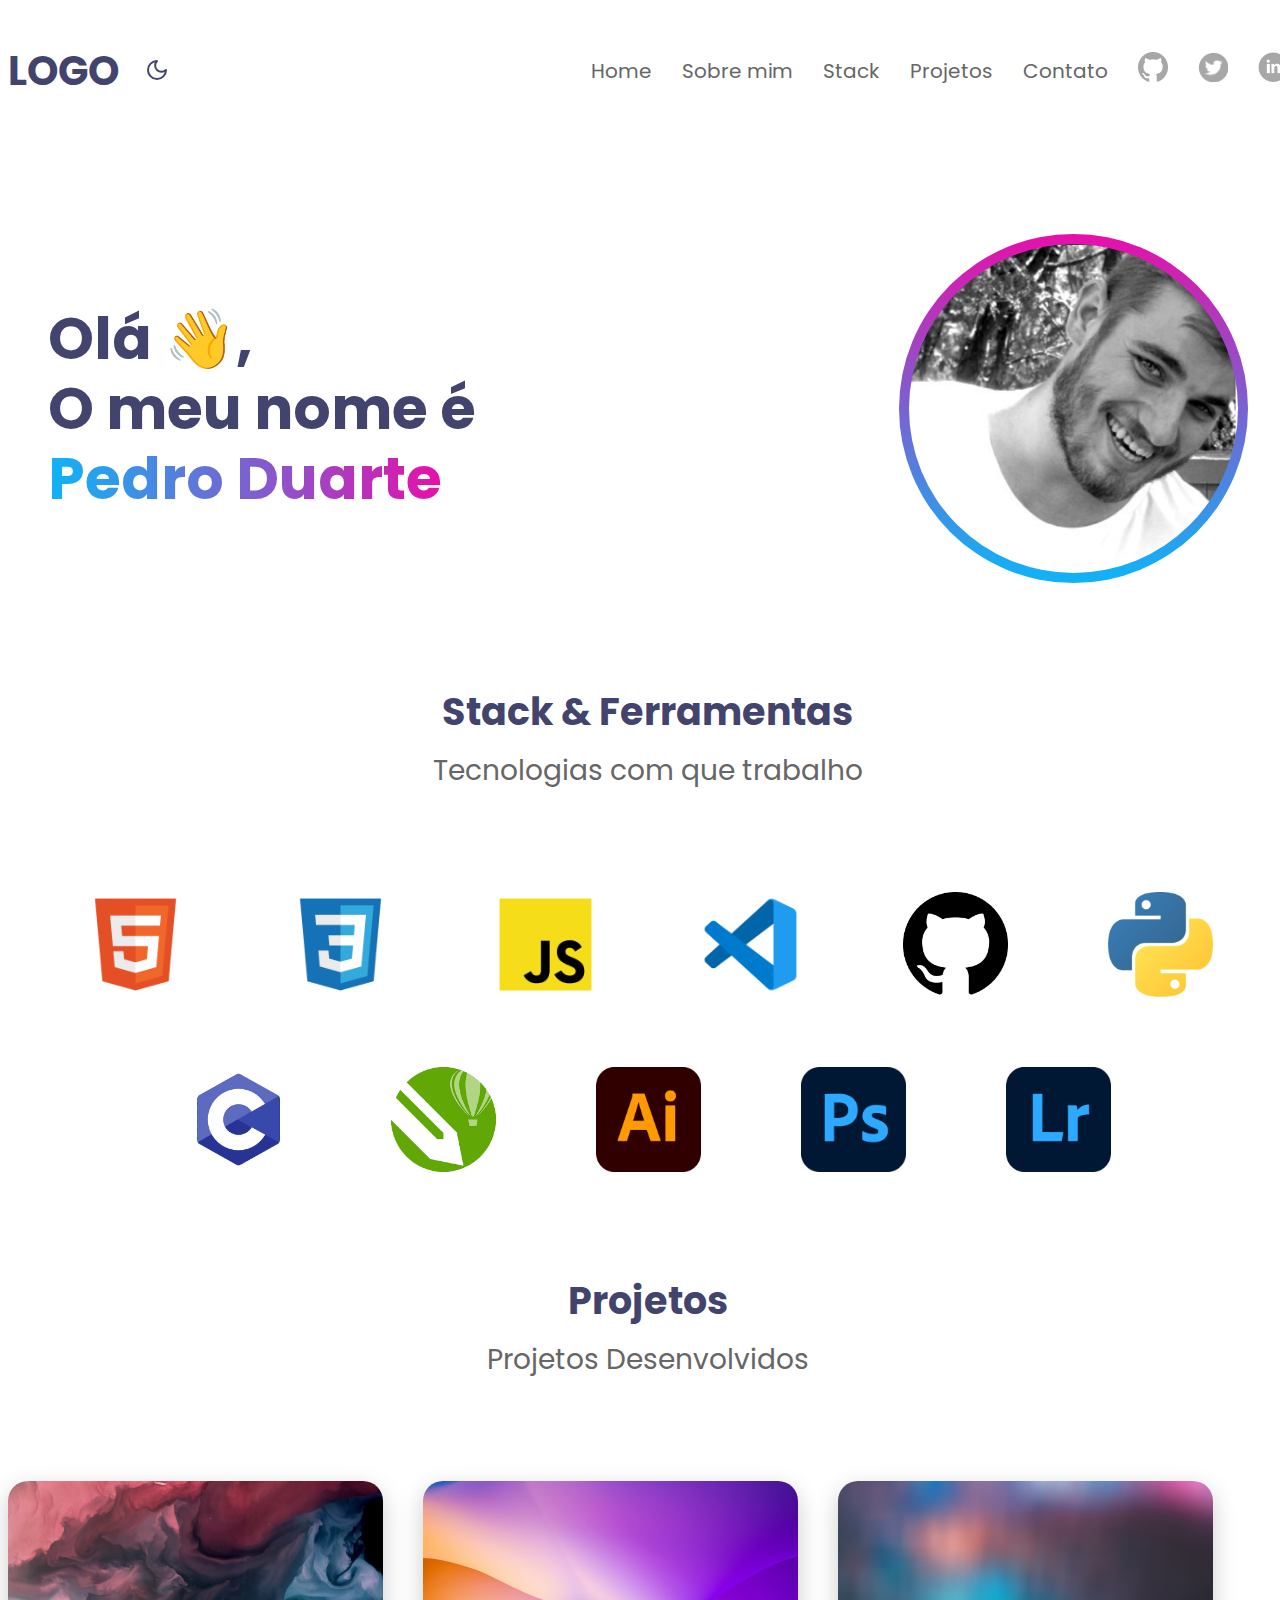
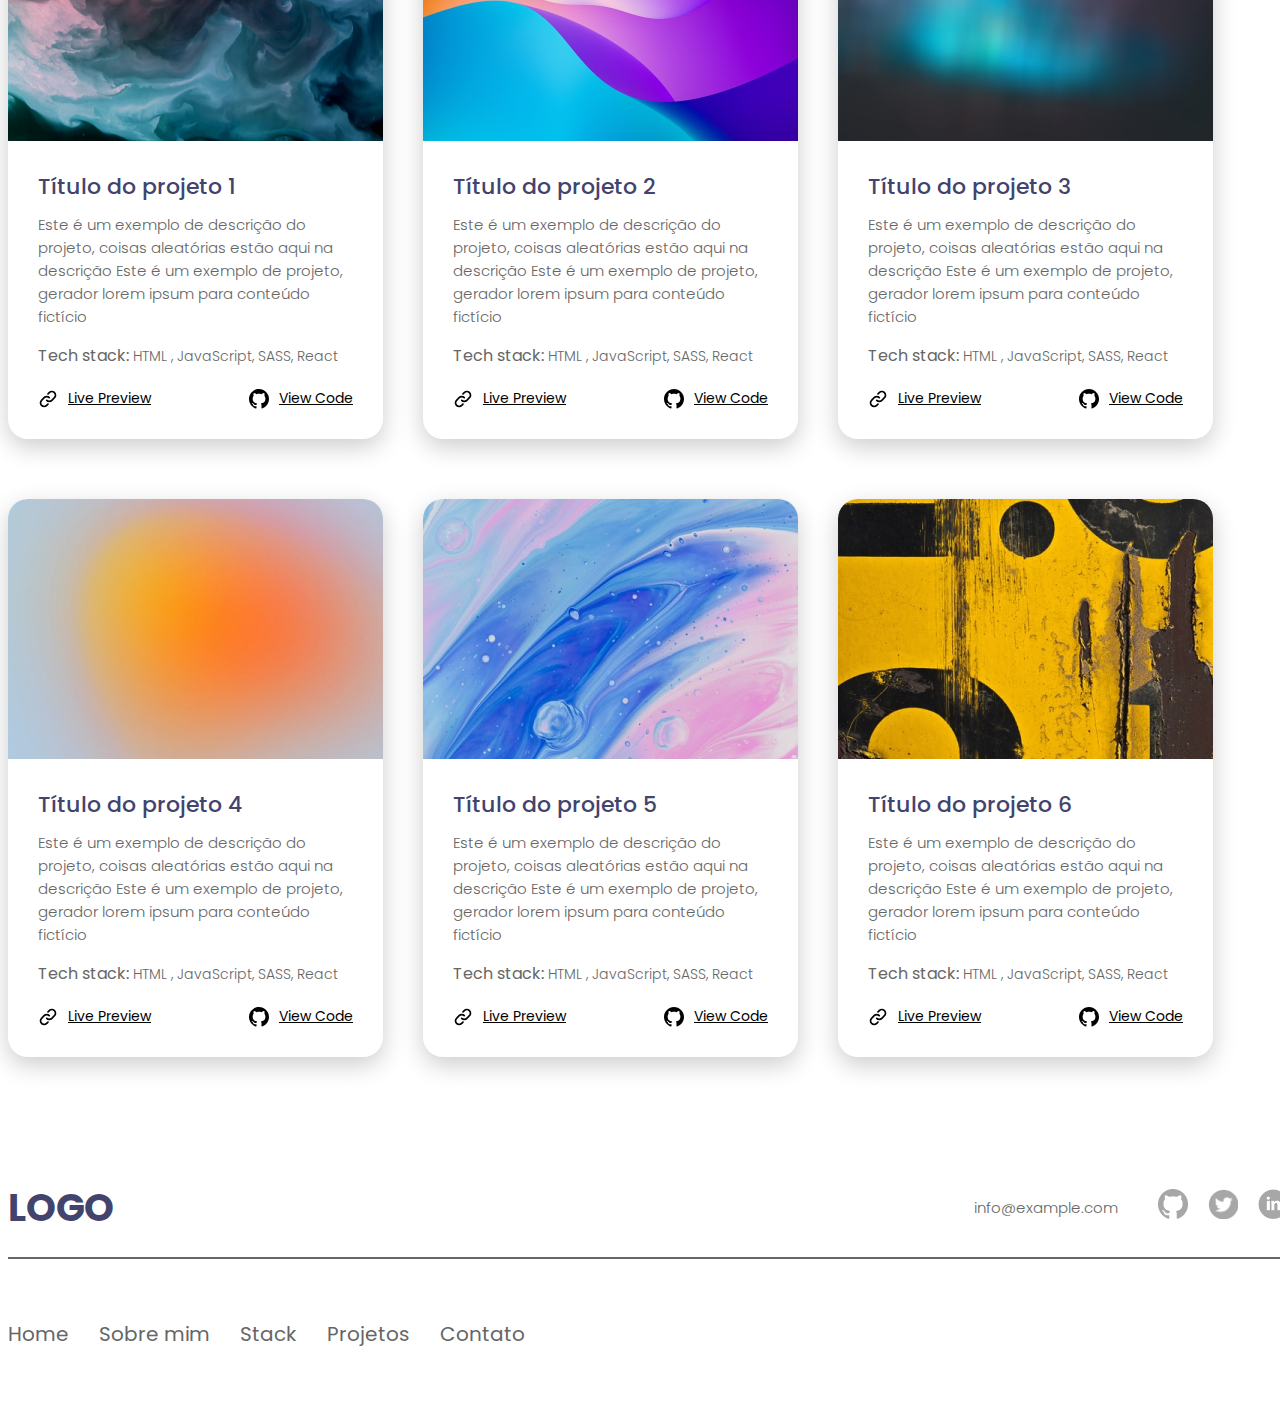
<file: index.html>
<!DOCTYPE html>
<html lang="pt" data-theme="light">
  <head>
    <title>Portfólio</title>
    <meta charset="UTF-8" />
    <meta name="viewport" content="width=device-width, initial-scale=1.0" />
    <link rel="preconnect" href="https://fonts.googleapis.com" />
    <link rel="preconnect" href="https://fonts.gstatic.com" crossorigin />
    <link
      href="https://fonts.googleapis.com/css2?family=Poppins:ital,wght@0,100;0,200;0,300;0,400;0,500;0,600;0,700;0,800;0,900;1,100;1,200;1,300;1,400;1,500;1,600;1,700;1,800;1,900&display=swap"
      rel="stylesheet"
    />
    <link rel="stylesheet" href="./assets/css/main.css" />
  </head>
  <body>
    <div class="container">
      <header class="primaryHeader">
        <div class="columnLeft">
          <h2>LOGO</h2>
          <button id="toggleDarkMode" onclick="toggleDarkMode()">
            <svg
              xmlns="http://www.w3.org/2000/svg"
              width="24"
              height="24"
              viewBox="0 0 24 24"
              fill="none"
              stroke="currentColor"
              stroke-width="2"
              stroke-linecap="round"
              stroke-linejoin="round"
              class="lucide lucide-moon"
            >
              <path d="M12 3a6 6 0 0 0 9 9 9 9 0 1 1-9-9Z" />
            </svg>
          </button>
        </div>
        <div class="columnRight">
          <nav>
            <ul>
              <li>
                <a href="index.html">Home</a>
              </li>
              <li>
                <a href="about.html">Sobre mim</a>
              </li>
              <li>
                <a href="stack.html">Stack</a>
              </li>
              <li>
                <a href="projects.html">Projetos</a>
              </li>
              <li>
                <a href="contact.html">Contato</a>
              </li>
              <li>
                <a href="https://github.com/CloudDriven" target="_blank">
                  <img
                    src="assets/images/icon-github.png"
                    alt="icon github"
                    width="30"
                    height="30"
                  />
                </a>
              </li>
              <li>
                <a href="#" target="_blank">
                  <img
                    src="assets/images/icon-twitter.png"
                    alt="icon twitter"
                    width="30"
                    height="30"
                  />
                </a>
              </li>
              <li>
                <a
                  href="https://www.linkedin.com/in/pedro-duarte29/"
                  target="_blank"
                >
                  <img
                    src="assets/images/icon-linkedin.png"
                    alt="icon linkedin"
                    width="30"
                    height="30"
                  />
                </a>
              </li>
            </ul>
          </nav>
        </div>
      </header>
      <main>
        <section class="sectionBanner">
          <div class="columnLeft">
            <h1>
              Olá 👋,<br />
              O meu nome é <br />
              <span>Pedro Duarte</span>
            </h1>
          </div>
          <div class="columnRight">
            <img
              src="./assets/images/avatar1.png"
              alt="foto pedro duarte"
              width="349"
              height="349"
            />
          </div>
        </section>
        <section class="sectionStack">
          <header>
            <h2>Stack & Ferramentas</h2>
            <h3>Tecnologias com que trabalho</h3>
          </header>
          <div class="stackImagesContainer">
            <img
              src="assets/images/vscode-icons_file-type-html.png"
              alt="html"
              width="105"
              height="105"
            />
            <img
              src="assets/images/vscode-icons_file-type-css.png"
              alt="css"
              width="105"
              height="105"
            />
            <img
              src="assets/images/vscode-icons_file-type-js-official.png"
              alt="javascript"
              width="105"
              height="105"
            />
            <img
              src="assets/images/vscode-icons_file-type-vscode.png"
              alt="vscode"
              width="105"
              height="105"
            />
            <img
              src="assets/images/akar-icons_github-fill.png"
              alt="github"
              width="105"
              height="105"
              class="imageDark"
            />
            <img
              src="assets/images/akar-icons_github-fill-black.png"
              alt="github-black"
              width="105"
              height="105"
              class="imageLight"
            />
            <img
              src="assets/images/python-icon.png"
              alt="python"
              width="105"
              height="105"
            />
            <img
              src="assets/images/c-icon.png"
              alt="c"
              width="105"
              height="105"
            />
            <img
              src="assets/images/coreldraw-icon.png"
              alt="corelDraw"
              width="105"
              height="105"
            />
            <img
              src="assets/images/illustrator-icon.png"
              alt="illustrator"
              width="105"
              height="105"
            />
            <img
              src="assets/images/photoshop-icon.png"
              alt="photoshop"
              width="105"
              height="105"
            />
            <img
              src="assets/images/lightroom-icon.png"
              alt="lightroom"
              width="105"
              height="105"
            />
          </div>
        </section>
        <section class="sectionProjects">
          <header>
            <h2>Projetos</h2>
            <h3>Projetos Desenvolvidos</h3>
          </header>
          <div class="projectsContainer">
            <article class="projectBox">
              <header>
                <img
                  width="375"
                  src="/assets/images/project1img.jpg"
                  alt="Imagem Projeto 1"
                />
              </header>
              <div class="projectContent">
                <h4>Título do projeto 1</h4>
                <p>
                  Este é um exemplo de descrição do projeto, coisas aleatórias
                  estão aqui na descrição Este é um exemplo de projeto, gerador
                  lorem ipsum para conteúdo fictício
                </p>
                <small>
                  <strong>Tech stack:</strong> HTML , JavaScript, SASS, React
                </small>
                <div class="projectActions">
                  <div class="linkWithIcon">
                    <svg
                      width="20"
                      height="20"
                      viewBox="0 0 20 20"
                      fill="none"
                      xmlns="http://www.w3.org/2000/svg"
                    >
                      <path
                        d="M11.2867 8.7133C10.6041 8.031 9.67846 7.64771 8.71334 7.64771C7.74821 7.64771 6.82259 8.031 6.14 8.7133L3.56584 11.2866C2.88324 11.9692 2.49976 12.895 2.49976 13.8604C2.49976 14.8257 2.88324 15.7515 3.56584 16.4341C4.24844 17.1167 5.17424 17.5002 6.13959 17.5002C7.10493 17.5002 8.03074 17.1167 8.71334 16.4341L10 15.1475"
                        stroke="black"
                        stroke-width="1.66667"
                        stroke-linecap="round"
                        stroke-linejoin="round"
                      />
                      <path
                        d="M8.71335 11.2867C9.39594 11.969 10.3216 12.3523 11.2867 12.3523C12.2518 12.3523 13.1774 11.969 13.86 11.2867L16.4342 8.71334C17.1168 8.03074 17.5003 7.10493 17.5003 6.13959C17.5003 5.17424 17.1168 4.24844 16.4342 3.56584C15.7516 2.88324 14.8258 2.49976 13.8604 2.49976C12.8951 2.49976 11.9693 2.88324 11.2867 3.56584L10 4.8525"
                        stroke="black"
                        stroke-width="1.66667"
                        stroke-linecap="round"
                        stroke-linejoin="round"
                      />
                    </svg>
                    <a href="#">Live Preview</a>
                  </div>
                  <div class="linkWithIcon">
                    <svg width="20" height="20" viewBox="0 0 20 20" fill="none" xmlns="http://www.w3.org/2000/svg">
                      <g clip-path="url(#clip0_10_104)">
                      <path fill-rule="evenodd" clip-rule="evenodd" d="M10 0C4.475 0 0 4.475 0 10C0 14.425 2.8625 18.1625 6.8375 19.4875C7.3375 19.575 7.525 19.275 7.525 19.0125C7.525 18.775 7.5125 17.9875 7.5125 17.15C5 17.6125 4.35 16.5375 4.15 15.975C4.0375 15.6875 3.55 14.8 3.125 14.5625C2.775 14.375 2.275 13.9125 3.1125 13.9C3.9 13.8875 4.4625 14.625 4.65 14.925C5.55 16.4375 6.9875 16.0125 7.5625 15.75C7.65 15.1 7.9125 14.6625 8.2 14.4125C5.975 14.1625 3.65 13.3 3.65 9.475C3.65 8.3875 4.0375 7.4875 4.675 6.7875C4.575 6.5375 4.225 5.5125 4.775 4.1375C4.775 4.1375 5.6125 3.875 7.525 5.1625C8.325 4.9375 9.175 4.825 10.025 4.825C10.875 4.825 11.725 4.9375 12.525 5.1625C14.4375 3.8625 15.275 4.1375 15.275 4.1375C15.825 5.5125 15.475 6.5375 15.375 6.7875C16.0125 7.4875 16.4 8.375 16.4 9.475C16.4 13.3125 14.0625 14.1625 11.8375 14.4125C12.2 14.725 12.5125 15.325 12.5125 16.2625C12.5125 17.6 12.5 18.675 12.5 19.0125C12.5 19.275 12.6875 19.5875 13.1875 19.4875C15.1726 18.8173 16.8976 17.5414 18.1197 15.8395C19.3418 14.1375 19.9994 12.0952 20 10C20 4.475 15.525 0 10 0Z" fill="black"/>
                      </g>
                      <defs>
                      <clipPath id="clip0_10_104">
                      <rect width="20" height="20" fill="white"/>
                      </clipPath>
                      </defs>
                      </svg>
                    <a href="#">View Code</a>
                  </div>
              </div>
            </article>
            <article class="projectBox">
              <header>
                <img
                  width="375"
                  src="/assets/images/project2img.jpg"
                  alt="Imagem Projeto 1"
                />
              </header>
              <div class="projectContent">
                <h4>Título do projeto 2</h4>
                <p>
                  Este é um exemplo de descrição do projeto, coisas aleatórias
                  estão aqui na descrição Este é um exemplo de projeto, gerador
                  lorem ipsum para conteúdo fictício
                </p>
                <small>
                  <strong>Tech stack:</strong> HTML , JavaScript, SASS, React
                </small>
                <div class="projectActions">
                  <div class="linkWithIcon">
                    <svg
                      width="20"
                      height="20"
                      viewBox="0 0 20 20"
                      fill="none"
                      xmlns="http://www.w3.org/2000/svg"
                    >
                      <path
                        d="M11.2867 8.7133C10.6041 8.031 9.67846 7.64771 8.71334 7.64771C7.74821 7.64771 6.82259 8.031 6.14 8.7133L3.56584 11.2866C2.88324 11.9692 2.49976 12.895 2.49976 13.8604C2.49976 14.8257 2.88324 15.7515 3.56584 16.4341C4.24844 17.1167 5.17424 17.5002 6.13959 17.5002C7.10493 17.5002 8.03074 17.1167 8.71334 16.4341L10 15.1475"
                        stroke="black"
                        stroke-width="1.66667"
                        stroke-linecap="round"
                        stroke-linejoin="round"
                      />
                      <path
                        d="M8.71335 11.2867C9.39594 11.969 10.3216 12.3523 11.2867 12.3523C12.2518 12.3523 13.1774 11.969 13.86 11.2867L16.4342 8.71334C17.1168 8.03074 17.5003 7.10493 17.5003 6.13959C17.5003 5.17424 17.1168 4.24844 16.4342 3.56584C15.7516 2.88324 14.8258 2.49976 13.8604 2.49976C12.8951 2.49976 11.9693 2.88324 11.2867 3.56584L10 4.8525"
                        stroke="black"
                        stroke-width="1.66667"
                        stroke-linecap="round"
                        stroke-linejoin="round"
                      />
                    </svg>
                    <a href="#">Live Preview</a>
                  </div>
                  <div class="linkWithIcon">
                    <svg width="20" height="20" viewBox="0 0 20 20" fill="none" xmlns="http://www.w3.org/2000/svg">
                      <g clip-path="url(#clip0_10_104)">
                      <path fill-rule="evenodd" clip-rule="evenodd" d="M10 0C4.475 0 0 4.475 0 10C0 14.425 2.8625 18.1625 6.8375 19.4875C7.3375 19.575 7.525 19.275 7.525 19.0125C7.525 18.775 7.5125 17.9875 7.5125 17.15C5 17.6125 4.35 16.5375 4.15 15.975C4.0375 15.6875 3.55 14.8 3.125 14.5625C2.775 14.375 2.275 13.9125 3.1125 13.9C3.9 13.8875 4.4625 14.625 4.65 14.925C5.55 16.4375 6.9875 16.0125 7.5625 15.75C7.65 15.1 7.9125 14.6625 8.2 14.4125C5.975 14.1625 3.65 13.3 3.65 9.475C3.65 8.3875 4.0375 7.4875 4.675 6.7875C4.575 6.5375 4.225 5.5125 4.775 4.1375C4.775 4.1375 5.6125 3.875 7.525 5.1625C8.325 4.9375 9.175 4.825 10.025 4.825C10.875 4.825 11.725 4.9375 12.525 5.1625C14.4375 3.8625 15.275 4.1375 15.275 4.1375C15.825 5.5125 15.475 6.5375 15.375 6.7875C16.0125 7.4875 16.4 8.375 16.4 9.475C16.4 13.3125 14.0625 14.1625 11.8375 14.4125C12.2 14.725 12.5125 15.325 12.5125 16.2625C12.5125 17.6 12.5 18.675 12.5 19.0125C12.5 19.275 12.6875 19.5875 13.1875 19.4875C15.1726 18.8173 16.8976 17.5414 18.1197 15.8395C19.3418 14.1375 19.9994 12.0952 20 10C20 4.475 15.525 0 10 0Z" fill="black"/>
                      </g>
                      <defs>
                      <clipPath id="clip0_10_104">
                      <rect width="20" height="20" fill="white"/>
                      </clipPath>
                      </defs>
                      </svg>
                    <a href="#">View Code</a>
                  </div>
              </div>
            </article>
            <article class="projectBox">
              <header>
                <img
                  width="375"
                  src="/assets/images/project3img.jpg"
                  alt="Imagem Projeto 1"
                />
              </header>
              <div class="projectContent">
                <h4>Título do projeto 3</h4>
                <p>
                  Este é um exemplo de descrição do projeto, coisas aleatórias
                  estão aqui na descrição Este é um exemplo de projeto, gerador
                  lorem ipsum para conteúdo fictício
                </p>
                <small>
                  <strong>Tech stack:</strong> HTML , JavaScript, SASS, React
                </small>
                <div class="projectActions">
                  <div class="linkWithIcon">
                    <svg
                      width="20"
                      height="20"
                      viewBox="0 0 20 20"
                      fill="none"
                      xmlns="http://www.w3.org/2000/svg"
                    >
                      <path
                        d="M11.2867 8.7133C10.6041 8.031 9.67846 7.64771 8.71334 7.64771C7.74821 7.64771 6.82259 8.031 6.14 8.7133L3.56584 11.2866C2.88324 11.9692 2.49976 12.895 2.49976 13.8604C2.49976 14.8257 2.88324 15.7515 3.56584 16.4341C4.24844 17.1167 5.17424 17.5002 6.13959 17.5002C7.10493 17.5002 8.03074 17.1167 8.71334 16.4341L10 15.1475"
                        stroke="black"
                        stroke-width="1.66667"
                        stroke-linecap="round"
                        stroke-linejoin="round"
                      />
                      <path
                        d="M8.71335 11.2867C9.39594 11.969 10.3216 12.3523 11.2867 12.3523C12.2518 12.3523 13.1774 11.969 13.86 11.2867L16.4342 8.71334C17.1168 8.03074 17.5003 7.10493 17.5003 6.13959C17.5003 5.17424 17.1168 4.24844 16.4342 3.56584C15.7516 2.88324 14.8258 2.49976 13.8604 2.49976C12.8951 2.49976 11.9693 2.88324 11.2867 3.56584L10 4.8525"
                        stroke="black"
                        stroke-width="1.66667"
                        stroke-linecap="round"
                        stroke-linejoin="round"
                      />
                    </svg>
                    <a href="#">Live Preview</a>
                  </div>
                  <div class="linkWithIcon">
                    <svg width="20" height="20" viewBox="0 0 20 20" fill="none" xmlns="http://www.w3.org/2000/svg">
                      <g clip-path="url(#clip0_10_104)">
                      <path fill-rule="evenodd" clip-rule="evenodd" d="M10 0C4.475 0 0 4.475 0 10C0 14.425 2.8625 18.1625 6.8375 19.4875C7.3375 19.575 7.525 19.275 7.525 19.0125C7.525 18.775 7.5125 17.9875 7.5125 17.15C5 17.6125 4.35 16.5375 4.15 15.975C4.0375 15.6875 3.55 14.8 3.125 14.5625C2.775 14.375 2.275 13.9125 3.1125 13.9C3.9 13.8875 4.4625 14.625 4.65 14.925C5.55 16.4375 6.9875 16.0125 7.5625 15.75C7.65 15.1 7.9125 14.6625 8.2 14.4125C5.975 14.1625 3.65 13.3 3.65 9.475C3.65 8.3875 4.0375 7.4875 4.675 6.7875C4.575 6.5375 4.225 5.5125 4.775 4.1375C4.775 4.1375 5.6125 3.875 7.525 5.1625C8.325 4.9375 9.175 4.825 10.025 4.825C10.875 4.825 11.725 4.9375 12.525 5.1625C14.4375 3.8625 15.275 4.1375 15.275 4.1375C15.825 5.5125 15.475 6.5375 15.375 6.7875C16.0125 7.4875 16.4 8.375 16.4 9.475C16.4 13.3125 14.0625 14.1625 11.8375 14.4125C12.2 14.725 12.5125 15.325 12.5125 16.2625C12.5125 17.6 12.5 18.675 12.5 19.0125C12.5 19.275 12.6875 19.5875 13.1875 19.4875C15.1726 18.8173 16.8976 17.5414 18.1197 15.8395C19.3418 14.1375 19.9994 12.0952 20 10C20 4.475 15.525 0 10 0Z" fill="black"/>
                      </g>
                      <defs>
                      <clipPath id="clip0_10_104">
                      <rect width="20" height="20" fill="white"/>
                      </clipPath>
                      </defs>
                      </svg>
                    <a href="#">View Code</a>
                  </div>
              </div>
            </article>
            <article class="projectBox">
              <header>
                <img
                  width="375"
                  src="/assets/images/project4img.jpg"
                  alt="Imagem Projeto 1"
                />
              </header>
              <div class="projectContent">
                <h4>Título do projeto 4</h4>
                <p>
                  Este é um exemplo de descrição do projeto, coisas aleatórias
                  estão aqui na descrição Este é um exemplo de projeto, gerador
                  lorem ipsum para conteúdo fictício
                </p>
                <small>
                  <strong>Tech stack:</strong> HTML , JavaScript, SASS, React
                </small>
                <div class="projectActions">
                  <div class="linkWithIcon">
                    <svg
                      width="20"
                      height="20"
                      viewBox="0 0 20 20"
                      fill="none"
                      xmlns="http://www.w3.org/2000/svg"
                    >
                      <path
                        d="M11.2867 8.7133C10.6041 8.031 9.67846 7.64771 8.71334 7.64771C7.74821 7.64771 6.82259 8.031 6.14 8.7133L3.56584 11.2866C2.88324 11.9692 2.49976 12.895 2.49976 13.8604C2.49976 14.8257 2.88324 15.7515 3.56584 16.4341C4.24844 17.1167 5.17424 17.5002 6.13959 17.5002C7.10493 17.5002 8.03074 17.1167 8.71334 16.4341L10 15.1475"
                        stroke="black"
                        stroke-width="1.66667"
                        stroke-linecap="round"
                        stroke-linejoin="round"
                      />
                      <path
                        d="M8.71335 11.2867C9.39594 11.969 10.3216 12.3523 11.2867 12.3523C12.2518 12.3523 13.1774 11.969 13.86 11.2867L16.4342 8.71334C17.1168 8.03074 17.5003 7.10493 17.5003 6.13959C17.5003 5.17424 17.1168 4.24844 16.4342 3.56584C15.7516 2.88324 14.8258 2.49976 13.8604 2.49976C12.8951 2.49976 11.9693 2.88324 11.2867 3.56584L10 4.8525"
                        stroke="black"
                        stroke-width="1.66667"
                        stroke-linecap="round"
                        stroke-linejoin="round"
                      />
                    </svg>
                    <a href="#">Live Preview</a>
                  </div>
                  <div class="linkWithIcon">
                    <svg width="20" height="20" viewBox="0 0 20 20" fill="none" xmlns="http://www.w3.org/2000/svg">
                      <g clip-path="url(#clip0_10_104)">
                      <path fill-rule="evenodd" clip-rule="evenodd" d="M10 0C4.475 0 0 4.475 0 10C0 14.425 2.8625 18.1625 6.8375 19.4875C7.3375 19.575 7.525 19.275 7.525 19.0125C7.525 18.775 7.5125 17.9875 7.5125 17.15C5 17.6125 4.35 16.5375 4.15 15.975C4.0375 15.6875 3.55 14.8 3.125 14.5625C2.775 14.375 2.275 13.9125 3.1125 13.9C3.9 13.8875 4.4625 14.625 4.65 14.925C5.55 16.4375 6.9875 16.0125 7.5625 15.75C7.65 15.1 7.9125 14.6625 8.2 14.4125C5.975 14.1625 3.65 13.3 3.65 9.475C3.65 8.3875 4.0375 7.4875 4.675 6.7875C4.575 6.5375 4.225 5.5125 4.775 4.1375C4.775 4.1375 5.6125 3.875 7.525 5.1625C8.325 4.9375 9.175 4.825 10.025 4.825C10.875 4.825 11.725 4.9375 12.525 5.1625C14.4375 3.8625 15.275 4.1375 15.275 4.1375C15.825 5.5125 15.475 6.5375 15.375 6.7875C16.0125 7.4875 16.4 8.375 16.4 9.475C16.4 13.3125 14.0625 14.1625 11.8375 14.4125C12.2 14.725 12.5125 15.325 12.5125 16.2625C12.5125 17.6 12.5 18.675 12.5 19.0125C12.5 19.275 12.6875 19.5875 13.1875 19.4875C15.1726 18.8173 16.8976 17.5414 18.1197 15.8395C19.3418 14.1375 19.9994 12.0952 20 10C20 4.475 15.525 0 10 0Z" fill="black"/>
                      </g>
                      <defs>
                      <clipPath id="clip0_10_104">
                      <rect width="20" height="20" fill="white"/>
                      </clipPath>
                      </defs>
                      </svg>
                    <a href="#">View Code</a>
                  </div>
              </div>
            </article>
            <article class="projectBox">
              <header>
                <img
                  width="375"
                  src="/assets/images/project5img.jpg"
                  alt="Imagem Projeto 1"
                />
              </header>
              <div class="projectContent">
                <h4>Título do projeto 5</h4>
                <p>
                  Este é um exemplo de descrição do projeto, coisas aleatórias
                  estão aqui na descrição Este é um exemplo de projeto, gerador
                  lorem ipsum para conteúdo fictício
                </p>
                <small>
                  <strong>Tech stack:</strong> HTML , JavaScript, SASS, React
                </small>
                <div class="projectActions">
                  <div class="linkWithIcon">
                    <svg
                      width="20"
                      height="20"
                      viewBox="0 0 20 20"
                      fill="none"
                      xmlns="http://www.w3.org/2000/svg"
                    >
                      <path
                        d="M11.2867 8.7133C10.6041 8.031 9.67846 7.64771 8.71334 7.64771C7.74821 7.64771 6.82259 8.031 6.14 8.7133L3.56584 11.2866C2.88324 11.9692 2.49976 12.895 2.49976 13.8604C2.49976 14.8257 2.88324 15.7515 3.56584 16.4341C4.24844 17.1167 5.17424 17.5002 6.13959 17.5002C7.10493 17.5002 8.03074 17.1167 8.71334 16.4341L10 15.1475"
                        stroke="black"
                        stroke-width="1.66667"
                        stroke-linecap="round"
                        stroke-linejoin="round"
                      />
                      <path
                        d="M8.71335 11.2867C9.39594 11.969 10.3216 12.3523 11.2867 12.3523C12.2518 12.3523 13.1774 11.969 13.86 11.2867L16.4342 8.71334C17.1168 8.03074 17.5003 7.10493 17.5003 6.13959C17.5003 5.17424 17.1168 4.24844 16.4342 3.56584C15.7516 2.88324 14.8258 2.49976 13.8604 2.49976C12.8951 2.49976 11.9693 2.88324 11.2867 3.56584L10 4.8525"
                        stroke="black"
                        stroke-width="1.66667"
                        stroke-linecap="round"
                        stroke-linejoin="round"
                      />
                    </svg>
                    <a href="#">Live Preview</a>
                  </div>
                  <div class="linkWithIcon">
                    <svg width="20" height="20" viewBox="0 0 20 20" fill="none" xmlns="http://www.w3.org/2000/svg">
                      <g clip-path="url(#clip0_10_104)">
                      <path fill-rule="evenodd" clip-rule="evenodd" d="M10 0C4.475 0 0 4.475 0 10C0 14.425 2.8625 18.1625 6.8375 19.4875C7.3375 19.575 7.525 19.275 7.525 19.0125C7.525 18.775 7.5125 17.9875 7.5125 17.15C5 17.6125 4.35 16.5375 4.15 15.975C4.0375 15.6875 3.55 14.8 3.125 14.5625C2.775 14.375 2.275 13.9125 3.1125 13.9C3.9 13.8875 4.4625 14.625 4.65 14.925C5.55 16.4375 6.9875 16.0125 7.5625 15.75C7.65 15.1 7.9125 14.6625 8.2 14.4125C5.975 14.1625 3.65 13.3 3.65 9.475C3.65 8.3875 4.0375 7.4875 4.675 6.7875C4.575 6.5375 4.225 5.5125 4.775 4.1375C4.775 4.1375 5.6125 3.875 7.525 5.1625C8.325 4.9375 9.175 4.825 10.025 4.825C10.875 4.825 11.725 4.9375 12.525 5.1625C14.4375 3.8625 15.275 4.1375 15.275 4.1375C15.825 5.5125 15.475 6.5375 15.375 6.7875C16.0125 7.4875 16.4 8.375 16.4 9.475C16.4 13.3125 14.0625 14.1625 11.8375 14.4125C12.2 14.725 12.5125 15.325 12.5125 16.2625C12.5125 17.6 12.5 18.675 12.5 19.0125C12.5 19.275 12.6875 19.5875 13.1875 19.4875C15.1726 18.8173 16.8976 17.5414 18.1197 15.8395C19.3418 14.1375 19.9994 12.0952 20 10C20 4.475 15.525 0 10 0Z" fill="black"/>
                      </g>
                      <defs>
                      <clipPath id="clip0_10_104">
                      <rect width="20" height="20" fill="white"/>
                      </clipPath>
                      </defs>
                      </svg>
                    <a href="#">View Code</a>
                  </div>
              </div>
            </article>
            <article class="projectBox">
              <header>
                <img
                  width="375"
                  src="/assets/images/project6img.jpg"
                  alt="Imagem Projeto 1"
                />
              </header>
              <div class="projectContent">
                <h4>Título do projeto 6</h4>
                <p>
                  Este é um exemplo de descrição do projeto, coisas aleatórias
                  estão aqui na descrição Este é um exemplo de projeto, gerador
                  lorem ipsum para conteúdo fictício
                </p>
                <small>
                  <strong>Tech stack:</strong> HTML , JavaScript, SASS, React
                </small>
                <div class="projectActions">
                  <div class="linkWithIcon">
                    <svg
                      width="20"
                      height="20"
                      viewBox="0 0 20 20"
                      fill="none"
                      xmlns="http://www.w3.org/2000/svg"
                    >
                      <path
                        d="M11.2867 8.7133C10.6041 8.031 9.67846 7.64771 8.71334 7.64771C7.74821 7.64771 6.82259 8.031 6.14 8.7133L3.56584 11.2866C2.88324 11.9692 2.49976 12.895 2.49976 13.8604C2.49976 14.8257 2.88324 15.7515 3.56584 16.4341C4.24844 17.1167 5.17424 17.5002 6.13959 17.5002C7.10493 17.5002 8.03074 17.1167 8.71334 16.4341L10 15.1475"
                        stroke="black"
                        stroke-width="1.66667"
                        stroke-linecap="round"
                        stroke-linejoin="round"
                      />
                      <path
                        d="M8.71335 11.2867C9.39594 11.969 10.3216 12.3523 11.2867 12.3523C12.2518 12.3523 13.1774 11.969 13.86 11.2867L16.4342 8.71334C17.1168 8.03074 17.5003 7.10493 17.5003 6.13959C17.5003 5.17424 17.1168 4.24844 16.4342 3.56584C15.7516 2.88324 14.8258 2.49976 13.8604 2.49976C12.8951 2.49976 11.9693 2.88324 11.2867 3.56584L10 4.8525"
                        stroke="black"
                        stroke-width="1.66667"
                        stroke-linecap="round"
                        stroke-linejoin="round"
                      />
                    </svg>
                    <a href="#">Live Preview</a>
                  </div>
                  <div class="linkWithIcon">
                    <svg width="20" height="20" viewBox="0 0 20 20" fill="none" xmlns="http://www.w3.org/2000/svg">
                      <g clip-path="url(#clip0_10_104)">
                      <path fill-rule="evenodd" clip-rule="evenodd" d="M10 0C4.475 0 0 4.475 0 10C0 14.425 2.8625 18.1625 6.8375 19.4875C7.3375 19.575 7.525 19.275 7.525 19.0125C7.525 18.775 7.5125 17.9875 7.5125 17.15C5 17.6125 4.35 16.5375 4.15 15.975C4.0375 15.6875 3.55 14.8 3.125 14.5625C2.775 14.375 2.275 13.9125 3.1125 13.9C3.9 13.8875 4.4625 14.625 4.65 14.925C5.55 16.4375 6.9875 16.0125 7.5625 15.75C7.65 15.1 7.9125 14.6625 8.2 14.4125C5.975 14.1625 3.65 13.3 3.65 9.475C3.65 8.3875 4.0375 7.4875 4.675 6.7875C4.575 6.5375 4.225 5.5125 4.775 4.1375C4.775 4.1375 5.6125 3.875 7.525 5.1625C8.325 4.9375 9.175 4.825 10.025 4.825C10.875 4.825 11.725 4.9375 12.525 5.1625C14.4375 3.8625 15.275 4.1375 15.275 4.1375C15.825 5.5125 15.475 6.5375 15.375 6.7875C16.0125 7.4875 16.4 8.375 16.4 9.475C16.4 13.3125 14.0625 14.1625 11.8375 14.4125C12.2 14.725 12.5125 15.325 12.5125 16.2625C12.5125 17.6 12.5 18.675 12.5 19.0125C12.5 19.275 12.6875 19.5875 13.1875 19.4875C15.1726 18.8173 16.8976 17.5414 18.1197 15.8395C19.3418 14.1375 19.9994 12.0952 20 10C20 4.475 15.525 0 10 0Z" fill="black"/>
                      </g>
                      <defs>
                      <clipPath id="clip0_10_104">
                      <rect width="20" height="20" fill="white"/>
                      </clipPath>
                      </defs>
                      </svg>
                    <a href="#">View Code</a>
                  </div>
              </div>
            </article>
          </div>
        </section>
        <footer class="footerWrapper">
          <div class="mainFooter">
            <div class="mainFooterColumn left">
              <h2>LOGO</h2>
            </div>
            <div class="mainFooterColumn right">
              <div>
                <a href="mailto:info@example.com">info@example.com</a>
              </div>
              <div>
                <ul>
                  <li>
                    <a href="https://github.com/CloudDriven" target="_blank">
                      <img
                        src="assets/images/icon-github.png"
                        alt="icon github"
                        width="30"
                        height="30"
                      />
                    </a>
                  </li>
                  <li>
                    <a href="#" target="_blank">
                      <img
                        src="assets/images/icon-twitter.png"
                        alt="icon twitter"
                        width="30"
                        height="30"
                      />
                    </a>
                  </li>
                  <li>
                    <a
                      href="https://www.linkedin.com/in/pedro-duarte29/"
                      target="_blank"
                    >
                      <img
                        src="assets/images/icon-linkedin.png"
                        alt="icon linkedin"
                        width="30"
                        height="30"
                      />
                    </a>
                  </li>
                </ul>
              </div>
            </div>
          </div>
          <div class="miniFooter">
            <nav>
              <ul>
                <li>
                  <a href="index.html">Home</a>
                </li>
                <li>
                  <a href="about.html">Sobre mim</a>
                </li>
                <li>
                  <a href="stack.html">Stack</a>
                </li>
                <li>
                  <a href="projects.html">Projetos</a>
                </li>
                <li>
                  <a href="contact.html">Contato</a>
                </li>
                <li>
              </ul>
            </nav>
          </div>
        </footer>
      </main>
    </div>
    <script src="assets/js/main.js"></script>
  </body>
</html>
</file>
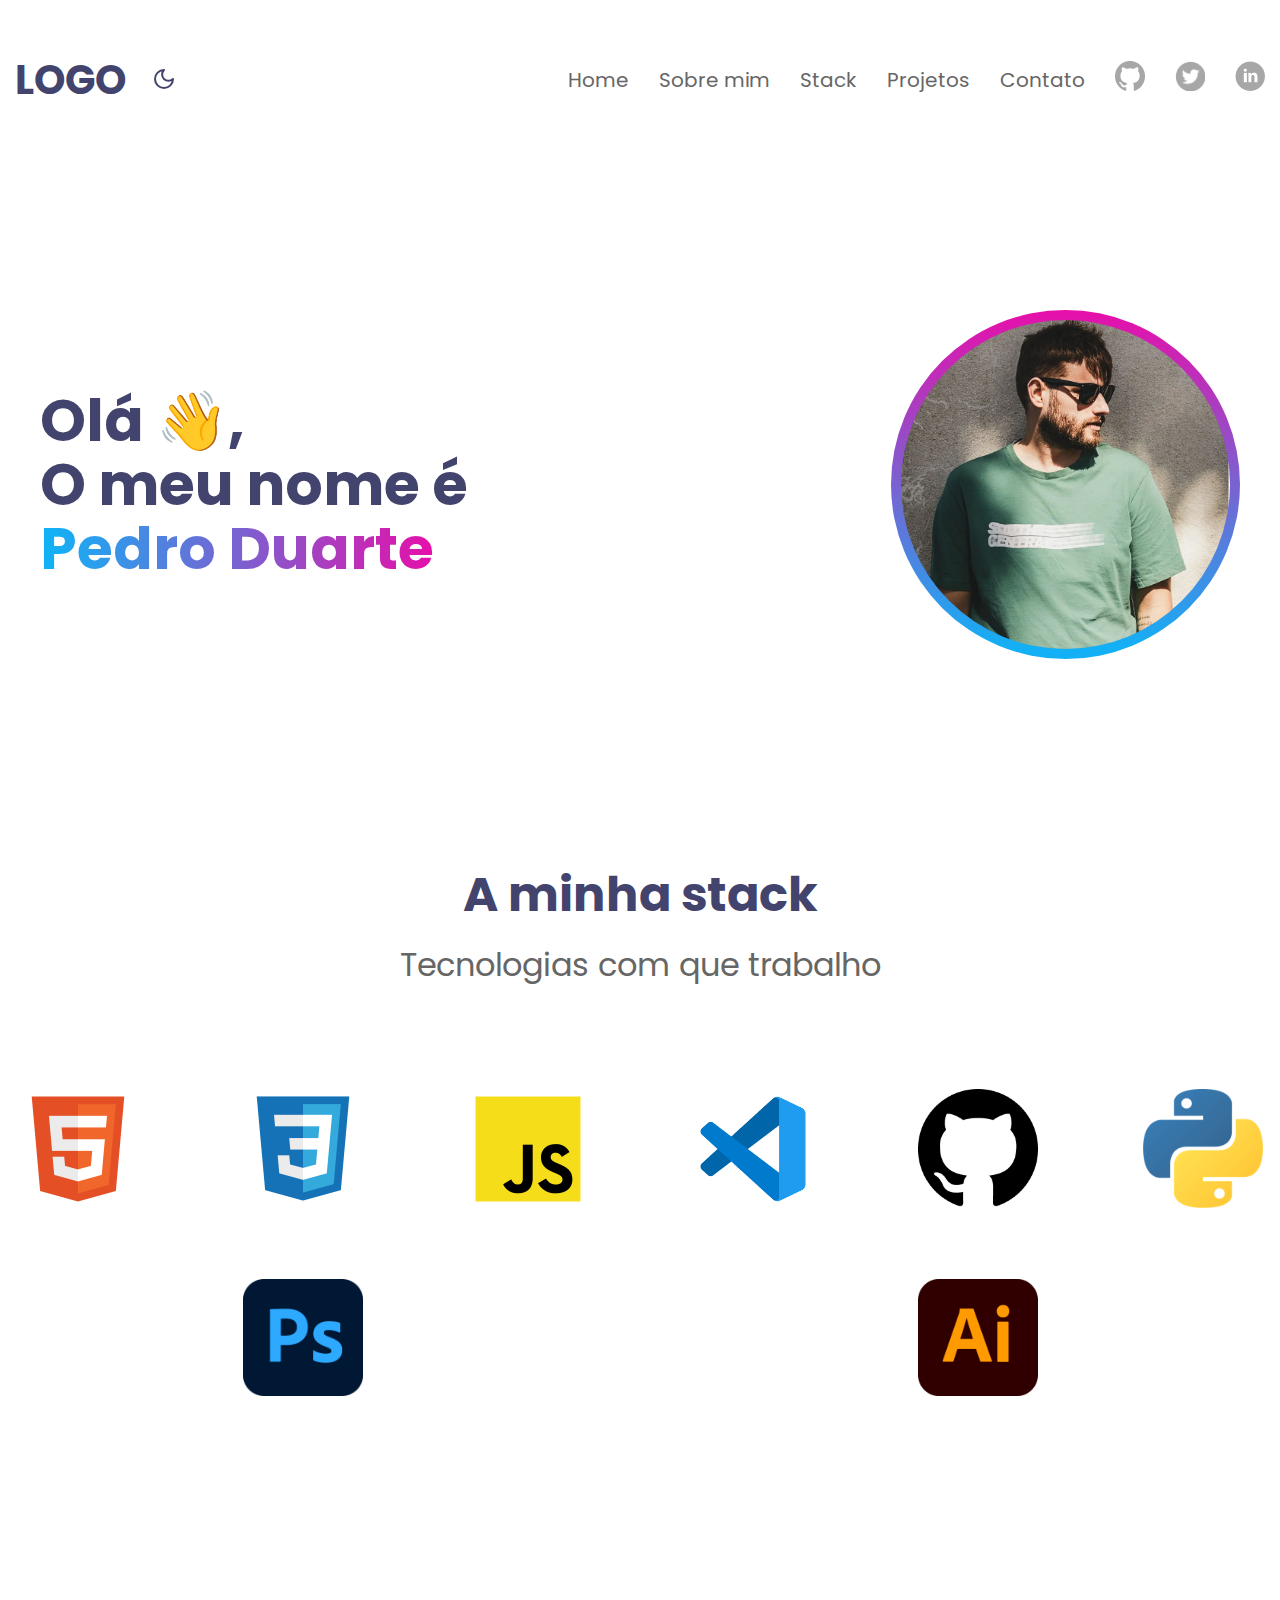
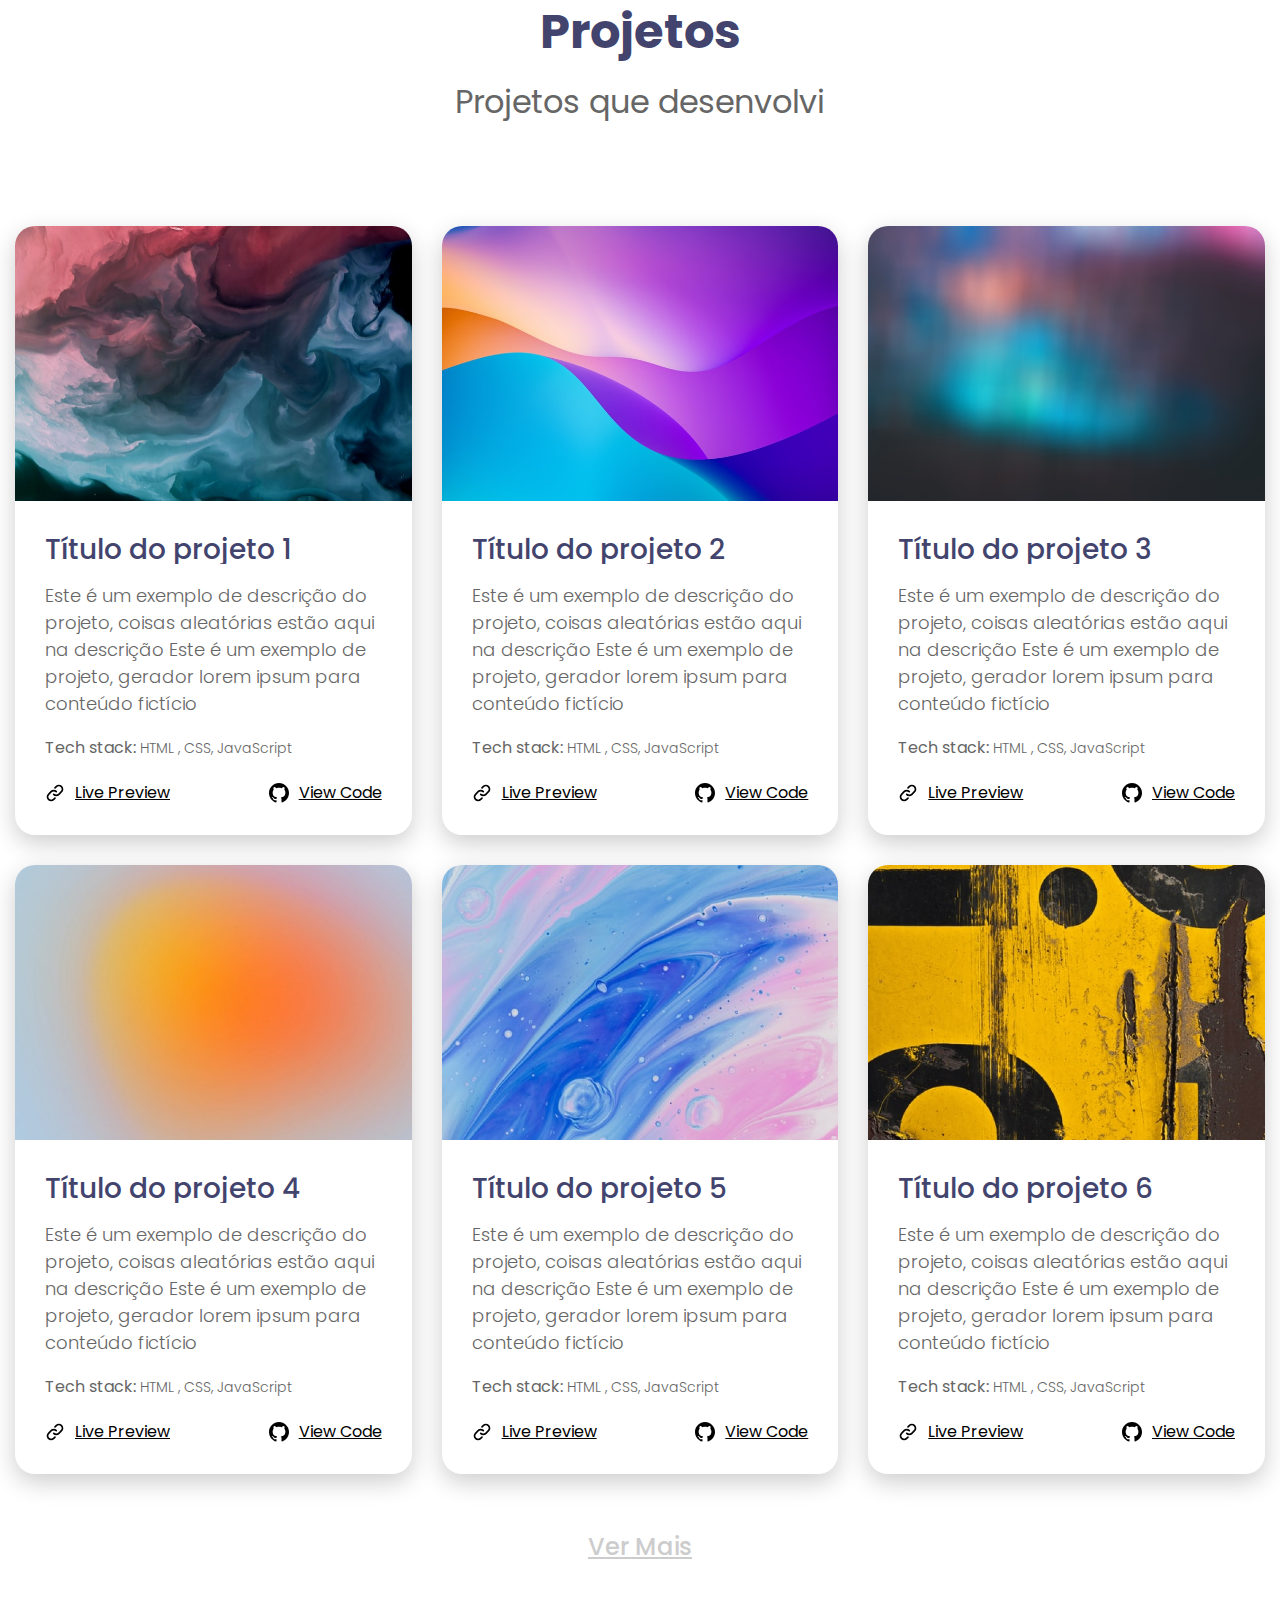
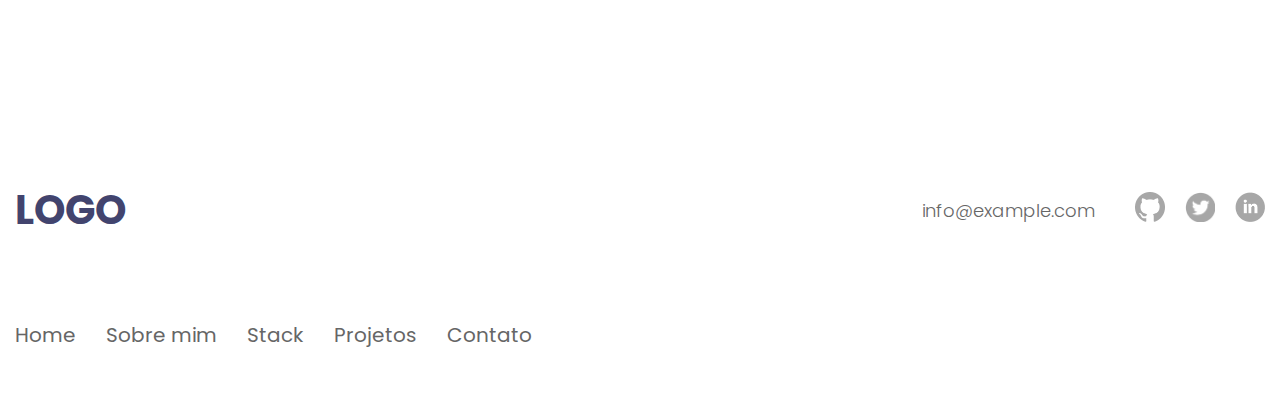
<file: src/index.html>
<!doctype html>
<html lang="pt" data-theme="light">
  <head>
    <title>Portfolio</title>
    <meta charset="UTF-8" />
    <link rel="preconnect" href="https://fonts.googleapis.com" />
    <link rel="preconnect" href="https://fonts.gstatic.com" crossorigin />
    <link
      href="https://fonts.googleapis.com/css2?family=Poppins:ital,wght@0,100;0,200;0,300;0,400;0,500;0,600;0,700;0,800;0,900;1,100;1,200;1,300;1,400;1,500;1,600;1,700;1,800;1,900&display=swap"
      rel="stylesheet"
    />
    <link rel="stylesheet" href="css/main.css" />
    <meta name="viewport" content="width=device-width, initial-scale=1.0" />
  </head>
  <body>
    <div class="container">
      <header class="primaryHeader">
        <div class="columnLeft">
          <a href="index.html">LOGO</a>
          <button id="toggleDarkMode" onclick="toggleDarkMode()">
            <svg
              xmlns="http://www.w3.org/2000/svg"
              width="24"
              height="24"
              viewBox="0 0 24 24"
              fill="none"
              stroke="currentColor"
              stroke-width="2"
              stroke-linecap="round"
              stroke-linejoin="round"
              class="lucide lucide-moon"
            >
              <path d="M12 3a6 6 0 0 0 9 9 9 9 0 1 1-9-9Z" />
            </svg>
          </button>
        </div>
        <div class="columnRight">
          <nav>
            <ul>
              <li>
                <a href="index.html">Home</a>
              </li>
              <li>
                <a href="about.html">Sobre mim</a>
              </li>
              <li>
                <a href="stack.html">Stack</a>
              </li>
              <li>
                <a href="projects.html">Projetos</a>
              </li>
              <li>
                <a href="contact.html">Contato</a>
              </li>
              <li>
                <a href="https://github.com/FilipeCovas" target="_blank">
                  <img
                    src="assets/images/icon-github.png"
                    alt="icon github"
                    width="30"
                    height="30"
                  />
                </a>
              </li>
              <li>
                <a href="#" target="_blank">
                  <img
                    src="assets/images/icon-twitter.png"
                    alt="icon twitter"
                    width="30"
                    height="30"
                  />
                </a>
              </li>
              <li>
                <a
                  href="#"
                  target="_blank"
                >
                  <img
                    src="assets/images/icon-linkedin.png"
                    alt="icon linkedin"
                    width="30"
                    height="30"
                  />
                </a>
              </li>
            </ul>
          </nav>
          <div class="menuMobileWrapper">
            <button onclick="openMenuMobile()" class="btnOpenMenuMobile">
              <svg
                width="32"
                height="32"
                viewBox="0 0 32 32"
                fill="none"
                xmlns="http://www.w3.org/2000/svg"
              >
                <path
                  d="M5.33337 6.66667H26.6667"
                  stroke="white"
                  stroke-width="4"
                  stroke-linecap="round"
                  stroke-linejoin="round"
                />
                <path
                  d="M5.33337 16H26.6667"
                  stroke="white"
                  stroke-width="4"
                  stroke-linecap="round"
                  stroke-linejoin="round"
                />
                <path
                  d="M5.33337 25.3333H26.6667"
                  stroke="white"
                  stroke-width="4"
                  stroke-linecap="round"
                  stroke-linejoin="round"
                />
              </svg>
            </button>
            <div class="drawerMenu">
              <div>
                <button onclick="closeMenuMobile()" class="btnCloseMenuMobile">
                  <svg
                    width="37"
                    height="37"
                    viewBox="0 0 37 37"
                    fill="none"
                    xmlns="http://www.w3.org/2000/svg"
                  >
                    <path
                      d="M29.2917 4.625H7.70833C6.00546 4.625 4.625 6.00546 4.625 7.70833V29.2917C4.625 30.9945 6.00546 32.375 7.70833 32.375H29.2917C30.9945 32.375 32.375 30.9945 32.375 29.2917V7.70833C32.375 6.00546 30.9945 4.625 29.2917 4.625Z"
                      stroke="#42446E"
                      stroke-width="3"
                      stroke-linecap="round"
                      stroke-linejoin="round"
                    />
                    <path
                      d="M23.125 4.625V32.375"
                      stroke="#42446E"
                      stroke-width="3"
                      stroke-linecap="round"
                      stroke-linejoin="round"
                    />
                    <path
                      d="M12.3334 13.875L16.9584 18.5L12.3334 23.125"
                      stroke="#42446E"
                      stroke-width="3"
                      stroke-linecap="round"
                      stroke-linejoin="round"
                    />
                  </svg>
                </button>
                <nav>
                  <ul>
                    <li>
                      <a href="index.html">Home</a>
                    </li>
                    <li>
                      <a href="about.html">Sobre mim</a>
                    </li>
                    <li>
                      <a href="stack.html">Stack</a>
                    </li>
                    <li>
                      <a href="projects.html">Projetos</a>
                    </li>
                    <li>
                      <a href="contact.html">Contato</a>
                    </li>
                  </ul>
                </nav>
              </div>
              <div class="footerWrapper">
                <div class="mainFooter">
                  <div class="mainFooterColumn left">
                    <h2>LOGO</h2>
                  </div>
                  <div class="mainFooterColumn right">
                    <div>
                      <a href="mailto:info@example.com">info@example.com</a>
                    </div>
                    <div>
                      <ul>
                        <li>
                          <a
                            href="#"
                            target="_blank"
                          >
                            <img
                              src="assets/images/icon-github.png"
                              alt="icon github"
                              width="30"
                              height="30"
                            />
                          </a>
                        </li>
                        <li>
                          <a href="#" target="_blank">
                            <img
                              src="assets/images/icon-twitter.png"
                              alt="icon twitter"
                              width="30"
                              height="30"
                            />
                          </a>
                        </li>
                        <li>
                          <a
                            href="#"
                            target="_blank"
                          >
                            <img
                              src="assets/images/icon-linkedin.png"
                              alt="icon linkedin"
                              width="30"
                              height="30"
                            />
                          </a>
                        </li>
                      </ul>
                    </div>
                  </div>
                </div>
              </div>
            </div>
          </div>
        </div>
      </header>
      <main>
        <section class="sectionBanner">
          <div class="columnLeft">
            <h1>
              Olá 👋, <br />
              O meu nome é <br />
              <span>Pedro Duarte</span>
            </h1>
          </div>
          <div class="columnRight">
            <img
              src="assets/images/avatar.png"
              al="foto pedro duarte"
              width="349"
              height="349"
            />
          </div>
        </section>
        <section class="sectionStack">
          <header>
            <h2>A minha stack</h2>
            <h3>Tecnologias com que trabalho</h3>
          </header>
          <div class="stackImagesContainer">
            <img
              src="assets/images/vscode-icons_file-type-html.png"
              alt="html"
              class="imageDark"
            />
            <img
              src="assets/images/vscode-icons_file-type-html.png"
              alt="html"
              class="imageLight"
            />

            <img
              src="assets/images/vscode-icons_file-type-css.png"
              alt="css"
              class="imageDark"
            />
            <img
              src="assets/images/vscode-icons_file-type-css.png"
              alt="css"
              class="imageLight"
            />

            <img
              src="assets/images/vscode-icons_file-type-js-official.png"
              alt="js"
              class="imageDark"
            />
            <img
              src="assets/images/vscode-icons_file-type-js-official.png"
              alt="js"
              class="imageLight"
            />

            <img
              src="assets/images/vscode-icons_file-type-vscode.png"
              alt="vscode"
            />
            <img
              src="assets/images/akar-icons_github-fill.png"
              alt="github"
              class="imageDark"
            />
            <img
              src="assets/images/akar-icons_github-fill-black.png"
              alt="github"
              class="imageLight"
            />

            <img
              src="assets/images/python-icon.png"
              alt="python"
              class="imageDark"
            />
            <img
              src="assets/images/python-icon.png"
              alt="python"
              class="imageLight"
            />

            <img
              src="assets/images/photoshop-icon.png"
              alt="photoshop"
              class="imageDark"
            />
            <img
              src="assets/images/photoshop-icon.png"
              alt="photoshop"
              class="imageLight"
            />

            <img
              src="assets/images/illustrator-icon.png"
              alt="illustrator"
              class="imageDark"
            />
            <img
              src="assets/images/illustrator-icon.png"
              alt="illustrator"
              class="imageLight"
            />
          </div>
        </section>
        <section class="sectionProjects">
          <header>
            <h2>Projetos</h2>
            <h3>Projetos que desenvolvi</h3>
          </header>
          <div class="projectsContainer">
            <article class="projectBox">
              <header>
                <img src="assets/images/project1img.jpg" alt="img1" />
              </header>
              <div class="projectContent">
                <h4>Título do projeto 1</h4>
                <p>
                  Este é um exemplo de descrição do projeto, coisas aleatórias
                  estão aqui na descrição Este é um exemplo de projeto, gerador
                  lorem ipsum para conteúdo fictício
                </p>
                <small>
                  <strong>Tech stack:</strong> HTML , CSS, JavaScript
                </small>
                <div class="projectActions">
                  <div class="linkWithIcon">
                    <svg
                      width="20"
                      height="20"
                      viewBox="0 0 20 20"
                      fill="none"
                      xmlns="http://www.w3.org/2000/svg"
                    >
                      <path
                        d="M11.2867 8.7133C10.6041 8.031 9.67846 7.64771 8.71334 7.64771C7.74821 7.64771 6.82259 8.031 6.14 8.7133L3.56584 11.2866C2.88324 11.9692 2.49976 12.895 2.49976 13.8604C2.49976 14.8257 2.88324 15.7515 3.56584 16.4341C4.24844 17.1167 5.17424 17.5002 6.13959 17.5002C7.10493 17.5002 8.03074 17.1167 8.71334 16.4341L10 15.1475"
                        stroke="black"
                        stroke-width="1.66667"
                        stroke-linecap="round"
                        stroke-linejoin="round"
                      />
                      <path
                        d="M8.71332 11.2867C9.39591 11.969 10.3215 12.3523 11.2867 12.3523C12.2518 12.3523 13.1774 11.969 13.86 11.2867L16.4342 8.71334C17.1168 8.03074 17.5002 7.10493 17.5002 6.13959C17.5002 5.17424 17.1168 4.24844 16.4342 3.56584C15.7516 2.88324 14.8257 2.49976 13.8604 2.49976C12.8951 2.49976 11.9693 2.88324 11.2867 3.56584L9.99998 4.8525"
                        stroke="black"
                        stroke-width="1.66667"
                        stroke-linecap="round"
                        stroke-linejoin="round"
                      />
                    </svg>
                    <a href="#">Live Preview</a>
                  </div>
                  <div class="linkWithIcon">
                    <svg
                      width="20"
                      height="20"
                      viewBox="0 0 20 20"
                      fill="none"
                      xmlns="http://www.w3.org/2000/svg"
                    >
                      <g clip-path="url(#clip0_10_167)">
                        <path
                          fill-rule="evenodd"
                          clip-rule="evenodd"
                          d="M10 0C4.475 0 0 4.475 0 10C0 14.425 2.8625 18.1625 6.8375 19.4875C7.3375 19.575 7.525 19.275 7.525 19.0125C7.525 18.775 7.5125 17.9875 7.5125 17.15C5 17.6125 4.35 16.5375 4.15 15.975C4.0375 15.6875 3.55 14.8 3.125 14.5625C2.775 14.375 2.275 13.9125 3.1125 13.9C3.9 13.8875 4.4625 14.625 4.65 14.925C5.55 16.4375 6.9875 16.0125 7.5625 15.75C7.65 15.1 7.9125 14.6625 8.2 14.4125C5.975 14.1625 3.65 13.3 3.65 9.475C3.65 8.3875 4.0375 7.4875 4.675 6.7875C4.575 6.5375 4.225 5.5125 4.775 4.1375C4.775 4.1375 5.6125 3.875 7.525 5.1625C8.325 4.9375 9.175 4.825 10.025 4.825C10.875 4.825 11.725 4.9375 12.525 5.1625C14.4375 3.8625 15.275 4.1375 15.275 4.1375C15.825 5.5125 15.475 6.5375 15.375 6.7875C16.0125 7.4875 16.4 8.375 16.4 9.475C16.4 13.3125 14.0625 14.1625 11.8375 14.4125C12.2 14.725 12.5125 15.325 12.5125 16.2625C12.5125 17.6 12.5 18.675 12.5 19.0125C12.5 19.275 12.6875 19.5875 13.1875 19.4875C15.1726 18.8173 16.8976 17.5414 18.1197 15.8395C19.3418 14.1375 19.9994 12.0952 20 10C20 4.475 15.525 0 10 0Z"
                          fill="black"
                        />
                      </g>
                      <defs>
                        <clipPath id="clip0_10_167">
                          <rect width="20" height="20" fill="white" />
                        </clipPath>
                      </defs>
                    </svg>
                    <a href="#">View Code</a>
                  </div>
                </div>
              </div>
            </article>
            <article class="projectBox">
              <header>
                <img src="assets/images/project2img.jpg" alt="img1" />
              </header>
              <div class="projectContent">
                <h4>Título do projeto 2</h4>
                <p>
                  Este é um exemplo de descrição do projeto, coisas aleatórias
                  estão aqui na descrição Este é um exemplo de projeto, gerador
                  lorem ipsum para conteúdo fictício
                </p>
                <small>
                  <strong>Tech stack:</strong> HTML , CSS, JavaScript
                </small>
                <div class="projectActions">
                  <div class="linkWithIcon">
                    <svg
                      width="20"
                      height="20"
                      viewBox="0 0 20 20"
                      fill="none"
                      xmlns="http://www.w3.org/2000/svg"
                    >
                      <path
                        d="M11.2867 8.7133C10.6041 8.031 9.67846 7.64771 8.71334 7.64771C7.74821 7.64771 6.82259 8.031 6.14 8.7133L3.56584 11.2866C2.88324 11.9692 2.49976 12.895 2.49976 13.8604C2.49976 14.8257 2.88324 15.7515 3.56584 16.4341C4.24844 17.1167 5.17424 17.5002 6.13959 17.5002C7.10493 17.5002 8.03074 17.1167 8.71334 16.4341L10 15.1475"
                        stroke="black"
                        stroke-width="1.66667"
                        stroke-linecap="round"
                        stroke-linejoin="round"
                      />
                      <path
                        d="M8.71332 11.2867C9.39591 11.969 10.3215 12.3523 11.2867 12.3523C12.2518 12.3523 13.1774 11.969 13.86 11.2867L16.4342 8.71334C17.1168 8.03074 17.5002 7.10493 17.5002 6.13959C17.5002 5.17424 17.1168 4.24844 16.4342 3.56584C15.7516 2.88324 14.8257 2.49976 13.8604 2.49976C12.8951 2.49976 11.9693 2.88324 11.2867 3.56584L9.99998 4.8525"
                        stroke="black"
                        stroke-width="1.66667"
                        stroke-linecap="round"
                        stroke-linejoin="round"
                      />
                    </svg>
                    <a href="#">Live Preview</a>
                  </div>
                  <div class="linkWithIcon">
                    <svg
                      width="20"
                      height="20"
                      viewBox="0 0 20 20"
                      fill="none"
                      xmlns="http://www.w3.org/2000/svg"
                    >
                      <g clip-path="url(#clip0_10_167)">
                        <path
                          fill-rule="evenodd"
                          clip-rule="evenodd"
                          d="M10 0C4.475 0 0 4.475 0 10C0 14.425 2.8625 18.1625 6.8375 19.4875C7.3375 19.575 7.525 19.275 7.525 19.0125C7.525 18.775 7.5125 17.9875 7.5125 17.15C5 17.6125 4.35 16.5375 4.15 15.975C4.0375 15.6875 3.55 14.8 3.125 14.5625C2.775 14.375 2.275 13.9125 3.1125 13.9C3.9 13.8875 4.4625 14.625 4.65 14.925C5.55 16.4375 6.9875 16.0125 7.5625 15.75C7.65 15.1 7.9125 14.6625 8.2 14.4125C5.975 14.1625 3.65 13.3 3.65 9.475C3.65 8.3875 4.0375 7.4875 4.675 6.7875C4.575 6.5375 4.225 5.5125 4.775 4.1375C4.775 4.1375 5.6125 3.875 7.525 5.1625C8.325 4.9375 9.175 4.825 10.025 4.825C10.875 4.825 11.725 4.9375 12.525 5.1625C14.4375 3.8625 15.275 4.1375 15.275 4.1375C15.825 5.5125 15.475 6.5375 15.375 6.7875C16.0125 7.4875 16.4 8.375 16.4 9.475C16.4 13.3125 14.0625 14.1625 11.8375 14.4125C12.2 14.725 12.5125 15.325 12.5125 16.2625C12.5125 17.6 12.5 18.675 12.5 19.0125C12.5 19.275 12.6875 19.5875 13.1875 19.4875C15.1726 18.8173 16.8976 17.5414 18.1197 15.8395C19.3418 14.1375 19.9994 12.0952 20 10C20 4.475 15.525 0 10 0Z"
                          fill="black"
                        />
                      </g>
                      <defs>
                        <clipPath id="clip0_10_167">
                          <rect width="20" height="20" fill="white" />
                        </clipPath>
                      </defs>
                    </svg>
                    <a href="#">View Code</a>
                  </div>
                </div>
              </div>
            </article>
            <article class="projectBox">
              <header>
                <img src="assets/images/project3img.jpg" alt="img1" />
              </header>
              <div class="projectContent">
                <h4>Título do projeto 3</h4>
                <p>
                  Este é um exemplo de descrição do projeto, coisas aleatórias
                  estão aqui na descrição Este é um exemplo de projeto, gerador
                  lorem ipsum para conteúdo fictício
                </p>
                <small>
                  <strong>Tech stack:</strong> HTML , CSS, JavaScript
                </small>
                <div class="projectActions">
                  <div class="linkWithIcon">
                    <svg
                      width="20"
                      height="20"
                      viewBox="0 0 20 20"
                      fill="none"
                      xmlns="http://www.w3.org/2000/svg"
                    >
                      <path
                        d="M11.2867 8.7133C10.6041 8.031 9.67846 7.64771 8.71334 7.64771C7.74821 7.64771 6.82259 8.031 6.14 8.7133L3.56584 11.2866C2.88324 11.9692 2.49976 12.895 2.49976 13.8604C2.49976 14.8257 2.88324 15.7515 3.56584 16.4341C4.24844 17.1167 5.17424 17.5002 6.13959 17.5002C7.10493 17.5002 8.03074 17.1167 8.71334 16.4341L10 15.1475"
                        stroke="black"
                        stroke-width="1.66667"
                        stroke-linecap="round"
                        stroke-linejoin="round"
                      />
                      <path
                        d="M8.71332 11.2867C9.39591 11.969 10.3215 12.3523 11.2867 12.3523C12.2518 12.3523 13.1774 11.969 13.86 11.2867L16.4342 8.71334C17.1168 8.03074 17.5002 7.10493 17.5002 6.13959C17.5002 5.17424 17.1168 4.24844 16.4342 3.56584C15.7516 2.88324 14.8257 2.49976 13.8604 2.49976C12.8951 2.49976 11.9693 2.88324 11.2867 3.56584L9.99998 4.8525"
                        stroke="black"
                        stroke-width="1.66667"
                        stroke-linecap="round"
                        stroke-linejoin="round"
                      />
                    </svg>
                    <a href="#">Live Preview</a>
                  </div>
                  <div class="linkWithIcon">
                    <svg
                      width="20"
                      height="20"
                      viewBox="0 0 20 20"
                      fill="none"
                      xmlns="http://www.w3.org/2000/svg"
                    >
                      <g clip-path="url(#clip0_10_167)">
                        <path
                          fill-rule="evenodd"
                          clip-rule="evenodd"
                          d="M10 0C4.475 0 0 4.475 0 10C0 14.425 2.8625 18.1625 6.8375 19.4875C7.3375 19.575 7.525 19.275 7.525 19.0125C7.525 18.775 7.5125 17.9875 7.5125 17.15C5 17.6125 4.35 16.5375 4.15 15.975C4.0375 15.6875 3.55 14.8 3.125 14.5625C2.775 14.375 2.275 13.9125 3.1125 13.9C3.9 13.8875 4.4625 14.625 4.65 14.925C5.55 16.4375 6.9875 16.0125 7.5625 15.75C7.65 15.1 7.9125 14.6625 8.2 14.4125C5.975 14.1625 3.65 13.3 3.65 9.475C3.65 8.3875 4.0375 7.4875 4.675 6.7875C4.575 6.5375 4.225 5.5125 4.775 4.1375C4.775 4.1375 5.6125 3.875 7.525 5.1625C8.325 4.9375 9.175 4.825 10.025 4.825C10.875 4.825 11.725 4.9375 12.525 5.1625C14.4375 3.8625 15.275 4.1375 15.275 4.1375C15.825 5.5125 15.475 6.5375 15.375 6.7875C16.0125 7.4875 16.4 8.375 16.4 9.475C16.4 13.3125 14.0625 14.1625 11.8375 14.4125C12.2 14.725 12.5125 15.325 12.5125 16.2625C12.5125 17.6 12.5 18.675 12.5 19.0125C12.5 19.275 12.6875 19.5875 13.1875 19.4875C15.1726 18.8173 16.8976 17.5414 18.1197 15.8395C19.3418 14.1375 19.9994 12.0952 20 10C20 4.475 15.525 0 10 0Z"
                          fill="black"
                        />
                      </g>
                      <defs>
                        <clipPath id="clip0_10_167">
                          <rect width="20" height="20" fill="white" />
                        </clipPath>
                      </defs>
                    </svg>
                    <a href="#">View Code</a>
                  </div>
                </div>
              </div>
            </article>
            <article class="projectBox">
              <header>
                <img src="assets/images/project4img.jpg" alt="img1" />
              </header>
              <div class="projectContent">
                <h4>Título do projeto 4</h4>
                <p>
                  Este é um exemplo de descrição do projeto, coisas aleatórias
                  estão aqui na descrição Este é um exemplo de projeto, gerador
                  lorem ipsum para conteúdo fictício
                </p>
                <small>
                  <strong>Tech stack:</strong> HTML , CSS, JavaScript
                </small>
                <div class="projectActions">
                  <div class="linkWithIcon">
                    <svg
                      width="20"
                      height="20"
                      viewBox="0 0 20 20"
                      fill="none"
                      xmlns="http://www.w3.org/2000/svg"
                    >
                      <path
                        d="M11.2867 8.7133C10.6041 8.031 9.67846 7.64771 8.71334 7.64771C7.74821 7.64771 6.82259 8.031 6.14 8.7133L3.56584 11.2866C2.88324 11.9692 2.49976 12.895 2.49976 13.8604C2.49976 14.8257 2.88324 15.7515 3.56584 16.4341C4.24844 17.1167 5.17424 17.5002 6.13959 17.5002C7.10493 17.5002 8.03074 17.1167 8.71334 16.4341L10 15.1475"
                        stroke="black"
                        stroke-width="1.66667"
                        stroke-linecap="round"
                        stroke-linejoin="round"
                      />
                      <path
                        d="M8.71332 11.2867C9.39591 11.969 10.3215 12.3523 11.2867 12.3523C12.2518 12.3523 13.1774 11.969 13.86 11.2867L16.4342 8.71334C17.1168 8.03074 17.5002 7.10493 17.5002 6.13959C17.5002 5.17424 17.1168 4.24844 16.4342 3.56584C15.7516 2.88324 14.8257 2.49976 13.8604 2.49976C12.8951 2.49976 11.9693 2.88324 11.2867 3.56584L9.99998 4.8525"
                        stroke="black"
                        stroke-width="1.66667"
                        stroke-linecap="round"
                        stroke-linejoin="round"
                      />
                    </svg>
                    <a href="#">Live Preview</a>
                  </div>
                  <div class="linkWithIcon">
                    <svg
                      width="20"
                      height="20"
                      viewBox="0 0 20 20"
                      fill="none"
                      xmlns="http://www.w3.org/2000/svg"
                    >
                      <g clip-path="url(#clip0_10_167)">
                        <path
                          fill-rule="evenodd"
                          clip-rule="evenodd"
                          d="M10 0C4.475 0 0 4.475 0 10C0 14.425 2.8625 18.1625 6.8375 19.4875C7.3375 19.575 7.525 19.275 7.525 19.0125C7.525 18.775 7.5125 17.9875 7.5125 17.15C5 17.6125 4.35 16.5375 4.15 15.975C4.0375 15.6875 3.55 14.8 3.125 14.5625C2.775 14.375 2.275 13.9125 3.1125 13.9C3.9 13.8875 4.4625 14.625 4.65 14.925C5.55 16.4375 6.9875 16.0125 7.5625 15.75C7.65 15.1 7.9125 14.6625 8.2 14.4125C5.975 14.1625 3.65 13.3 3.65 9.475C3.65 8.3875 4.0375 7.4875 4.675 6.7875C4.575 6.5375 4.225 5.5125 4.775 4.1375C4.775 4.1375 5.6125 3.875 7.525 5.1625C8.325 4.9375 9.175 4.825 10.025 4.825C10.875 4.825 11.725 4.9375 12.525 5.1625C14.4375 3.8625 15.275 4.1375 15.275 4.1375C15.825 5.5125 15.475 6.5375 15.375 6.7875C16.0125 7.4875 16.4 8.375 16.4 9.475C16.4 13.3125 14.0625 14.1625 11.8375 14.4125C12.2 14.725 12.5125 15.325 12.5125 16.2625C12.5125 17.6 12.5 18.675 12.5 19.0125C12.5 19.275 12.6875 19.5875 13.1875 19.4875C15.1726 18.8173 16.8976 17.5414 18.1197 15.8395C19.3418 14.1375 19.9994 12.0952 20 10C20 4.475 15.525 0 10 0Z"
                          fill="black"
                        />
                      </g>
                      <defs>
                        <clipPath id="clip0_10_167">
                          <rect width="20" height="20" fill="white" />
                        </clipPath>
                      </defs>
                    </svg>
                    <a href="#">View Code</a>
                  </div>
                </div>
              </div>
            </article>
            <article class="projectBox">
              <header>
                <img src="assets/images/project5img.jpg" alt="img1" />
              </header>
              <div class="projectContent">
                <h4>Título do projeto 5</h4>
                <p>
                  Este é um exemplo de descrição do projeto, coisas aleatórias
                  estão aqui na descrição Este é um exemplo de projeto, gerador
                  lorem ipsum para conteúdo fictício
                </p>
                <small>
                  <strong>Tech stack:</strong> HTML , CSS, JavaScript
                </small>
                <div class="projectActions">
                  <div class="linkWithIcon">
                    <svg
                      width="20"
                      height="20"
                      viewBox="0 0 20 20"
                      fill="none"
                      xmlns="http://www.w3.org/2000/svg"
                    >
                      <path
                        d="M11.2867 8.7133C10.6041 8.031 9.67846 7.64771 8.71334 7.64771C7.74821 7.64771 6.82259 8.031 6.14 8.7133L3.56584 11.2866C2.88324 11.9692 2.49976 12.895 2.49976 13.8604C2.49976 14.8257 2.88324 15.7515 3.56584 16.4341C4.24844 17.1167 5.17424 17.5002 6.13959 17.5002C7.10493 17.5002 8.03074 17.1167 8.71334 16.4341L10 15.1475"
                        stroke="black"
                        stroke-width="1.66667"
                        stroke-linecap="round"
                        stroke-linejoin="round"
                      />
                      <path
                        d="M8.71332 11.2867C9.39591 11.969 10.3215 12.3523 11.2867 12.3523C12.2518 12.3523 13.1774 11.969 13.86 11.2867L16.4342 8.71334C17.1168 8.03074 17.5002 7.10493 17.5002 6.13959C17.5002 5.17424 17.1168 4.24844 16.4342 3.56584C15.7516 2.88324 14.8257 2.49976 13.8604 2.49976C12.8951 2.49976 11.9693 2.88324 11.2867 3.56584L9.99998 4.8525"
                        stroke="black"
                        stroke-width="1.66667"
                        stroke-linecap="round"
                        stroke-linejoin="round"
                      />
                    </svg>
                    <a href="#">Live Preview</a>
                  </div>
                  <div class="linkWithIcon">
                    <svg
                      width="20"
                      height="20"
                      viewBox="0 0 20 20"
                      fill="none"
                      xmlns="http://www.w3.org/2000/svg"
                    >
                      <g clip-path="url(#clip0_10_167)">
                        <path
                          fill-rule="evenodd"
                          clip-rule="evenodd"
                          d="M10 0C4.475 0 0 4.475 0 10C0 14.425 2.8625 18.1625 6.8375 19.4875C7.3375 19.575 7.525 19.275 7.525 19.0125C7.525 18.775 7.5125 17.9875 7.5125 17.15C5 17.6125 4.35 16.5375 4.15 15.975C4.0375 15.6875 3.55 14.8 3.125 14.5625C2.775 14.375 2.275 13.9125 3.1125 13.9C3.9 13.8875 4.4625 14.625 4.65 14.925C5.55 16.4375 6.9875 16.0125 7.5625 15.75C7.65 15.1 7.9125 14.6625 8.2 14.4125C5.975 14.1625 3.65 13.3 3.65 9.475C3.65 8.3875 4.0375 7.4875 4.675 6.7875C4.575 6.5375 4.225 5.5125 4.775 4.1375C4.775 4.1375 5.6125 3.875 7.525 5.1625C8.325 4.9375 9.175 4.825 10.025 4.825C10.875 4.825 11.725 4.9375 12.525 5.1625C14.4375 3.8625 15.275 4.1375 15.275 4.1375C15.825 5.5125 15.475 6.5375 15.375 6.7875C16.0125 7.4875 16.4 8.375 16.4 9.475C16.4 13.3125 14.0625 14.1625 11.8375 14.4125C12.2 14.725 12.5125 15.325 12.5125 16.2625C12.5125 17.6 12.5 18.675 12.5 19.0125C12.5 19.275 12.6875 19.5875 13.1875 19.4875C15.1726 18.8173 16.8976 17.5414 18.1197 15.8395C19.3418 14.1375 19.9994 12.0952 20 10C20 4.475 15.525 0 10 0Z"
                          fill="black"
                        />
                      </g>
                      <defs>
                        <clipPath id="clip0_10_167">
                          <rect width="20" height="20" fill="white" />
                        </clipPath>
                      </defs>
                    </svg>
                    <a href="#">View Code</a>
                  </div>
                </div>
              </div>
            </article>
            <article class="projectBox">
              <header>
                <img src="assets/images/project6img.jpg" alt="img1" />
              </header>
              <div class="projectContent">
                <h4>Título do projeto 6</h4>
                <p>
                  Este é um exemplo de descrição do projeto, coisas aleatórias
                  estão aqui na descrição Este é um exemplo de projeto, gerador
                  lorem ipsum para conteúdo fictício
                </p>
                <small>
                  <strong>Tech stack:</strong> HTML , CSS, JavaScript
                </small>
                <div class="projectActions">
                  <div class="linkWithIcon">
                    <svg
                      width="20"
                      height="20"
                      viewBox="0 0 20 20"
                      fill="none"
                      xmlns="http://www.w3.org/2000/svg"
                    >
                      <path
                        d="M11.2867 8.7133C10.6041 8.031 9.67846 7.64771 8.71334 7.64771C7.74821 7.64771 6.82259 8.031 6.14 8.7133L3.56584 11.2866C2.88324 11.9692 2.49976 12.895 2.49976 13.8604C2.49976 14.8257 2.88324 15.7515 3.56584 16.4341C4.24844 17.1167 5.17424 17.5002 6.13959 17.5002C7.10493 17.5002 8.03074 17.1167 8.71334 16.4341L10 15.1475"
                        stroke="black"
                        stroke-width="1.66667"
                        stroke-linecap="round"
                        stroke-linejoin="round"
                      />
                      <path
                        d="M8.71332 11.2867C9.39591 11.969 10.3215 12.3523 11.2867 12.3523C12.2518 12.3523 13.1774 11.969 13.86 11.2867L16.4342 8.71334C17.1168 8.03074 17.5002 7.10493 17.5002 6.13959C17.5002 5.17424 17.1168 4.24844 16.4342 3.56584C15.7516 2.88324 14.8257 2.49976 13.8604 2.49976C12.8951 2.49976 11.9693 2.88324 11.2867 3.56584L9.99998 4.8525"
                        stroke="black"
                        stroke-width="1.66667"
                        stroke-linecap="round"
                        stroke-linejoin="round"
                      />
                    </svg>
                    <a href="#">Live Preview</a>
                  </div>
                  <div class="linkWithIcon">
                    <svg
                      width="20"
                      height="20"
                      viewBox="0 0 20 20"
                      fill="none"
                      xmlns="http://www.w3.org/2000/svg"
                    >
                      <g clip-path="url(#clip0_10_167)">
                        <path
                          fill-rule="evenodd"
                          clip-rule="evenodd"
                          d="M10 0C4.475 0 0 4.475 0 10C0 14.425 2.8625 18.1625 6.8375 19.4875C7.3375 19.575 7.525 19.275 7.525 19.0125C7.525 18.775 7.5125 17.9875 7.5125 17.15C5 17.6125 4.35 16.5375 4.15 15.975C4.0375 15.6875 3.55 14.8 3.125 14.5625C2.775 14.375 2.275 13.9125 3.1125 13.9C3.9 13.8875 4.4625 14.625 4.65 14.925C5.55 16.4375 6.9875 16.0125 7.5625 15.75C7.65 15.1 7.9125 14.6625 8.2 14.4125C5.975 14.1625 3.65 13.3 3.65 9.475C3.65 8.3875 4.0375 7.4875 4.675 6.7875C4.575 6.5375 4.225 5.5125 4.775 4.1375C4.775 4.1375 5.6125 3.875 7.525 5.1625C8.325 4.9375 9.175 4.825 10.025 4.825C10.875 4.825 11.725 4.9375 12.525 5.1625C14.4375 3.8625 15.275 4.1375 15.275 4.1375C15.825 5.5125 15.475 6.5375 15.375 6.7875C16.0125 7.4875 16.4 8.375 16.4 9.475C16.4 13.3125 14.0625 14.1625 11.8375 14.4125C12.2 14.725 12.5125 15.325 12.5125 16.2625C12.5125 17.6 12.5 18.675 12.5 19.0125C12.5 19.275 12.6875 19.5875 13.1875 19.4875C15.1726 18.8173 16.8976 17.5414 18.1197 15.8395C19.3418 14.1375 19.9994 12.0952 20 10C20 4.475 15.525 0 10 0Z"
                          fill="black"
                        />
                      </g>
                      <defs>
                        <clipPath id="clip0_10_167">
                          <rect width="20" height="20" fill="white" />
                        </clipPath>
                      </defs>
                    </svg>
                    <a href="#">View Code</a>
                  </div>
                </div>
              </div>
            </article>
          </div>
          <div class="viewMoreContainer">
            <a href="projects.html">Ver Mais</a>
          </div>
        </section>
      </main>
      <footer class="footerWrapper">
        <div class="mainFooter">
          <div class="mainFooterColumn left">
            <h2>LOGO</h2>
          </div>
          <div class="mainFooterColumn right">
            <div>
              <a href="mailto:info@example.com">info@example.com</a>
            </div>
            <div>
              <ul>
                <li>
                  <a href="#" target="_blank">
                    <img
                      src="assets/images/icon-github.png"
                      alt="icon github"
                      width="30"
                      height="30"
                    />
                  </a>
                </li>
                <li>
                  <a href="#" target="_blank">
                    <img
                      src="assets/images/icon-twitter.png"
                      alt="icon twitter"
                      width="30"
                      height="30"
                    />
                  </a>
                </li>
                <li>
                  <a href="#" target="_blank">
                    <img
                      src="assets/images/icon-linkedin.png"
                      alt="icon linkedin"
                      width="30"
                      height="30"
                    />
                  </a>
                </li>
              </ul>
            </div>
          </div>
        </div>
        <div class="miniFooter">
          <nav>
            <ul>
              <li>
                <a href="index.html">Home</a>
              </li>
              <li>
                <a href="about.html">Sobre mim</a>
              </li>
              <li>
                <a href="stack.html">Stack</a>
              </li>
              <li>
                <a href="projects.html">Projetos</a>
              </li>
              <li>
                <a href="contact.html">Contato</a>
              </li>
            </ul>
          </nav>
        </div>
      </footer>
    </div>
    <script src="js/main.js"></script>
  </body>
</html>
</file>
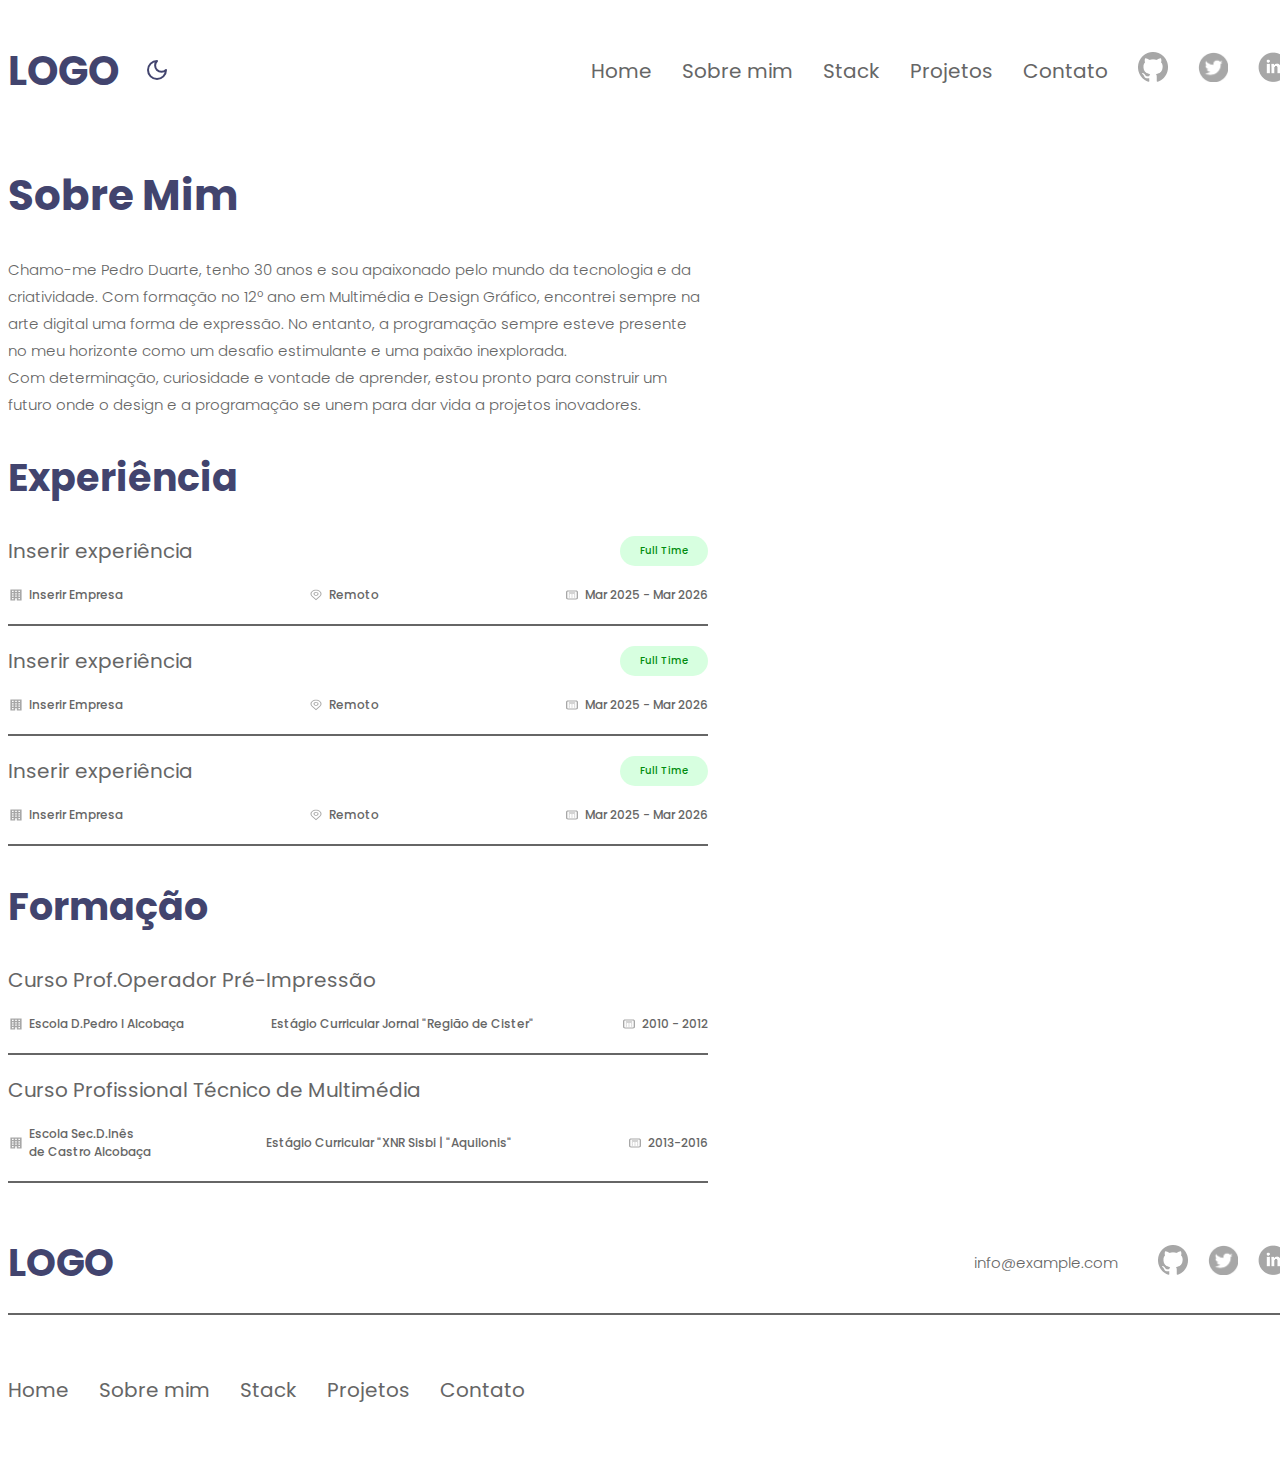
<file: about.html>
<!DOCTYPE html>
<html lang="pt" data-theme="light">
  <head>
    <title>Hello World</title>
    <meta charset="UTF-8" />
    <meta name="viewport" content="width=device-width, initial-scale=1.0" />
    <link rel="preconnect" href="https://fonts.googleapis.com" />
    <link rel="preconnect" href="https://fonts.gstatic.com" crossorigin />
    <link
      href="https://fonts.googleapis.com/css2?family=Poppins:ital,wght@0,100;0,200;0,300;0,400;0,500;0,600;0,700;0,800;0,900;1,100;1,200;1,300;1,400;1,500;1,600;1,700;1,800;1,900&display=swap"
      rel="stylesheet"
    />
    <link rel="stylesheet" href="./assets/css/main.css" />
  </head>
  <body class="about-page">
    <div class="container">
      <header class="primaryHeader">
        <div class="columnLeft">
          <h2>LOGO</h2>
          <button id="toggleDarkMode" onclick="toggleDarkMode()">
            <svg
              xmlns="http://www.w3.org/2000/svg"
              width="24"
              height="24"
              viewBox="0 0 24 24"
              fill="none"
              stroke="currentColor"
              stroke-width="2"
              stroke-linecap="round"
              stroke-linejoin="round"
              class="lucide lucide-moon"
            >
              <path d="M12 3a6 6 0 0 0 9 9 9 9 0 1 1-9-9Z" />
            </svg>
          </button>
        </div>
        <div class="columnRight">
          <nav>
            <ul>
              <li>
                <a href="index.html">Home</a>
              </li>
              <li>
                <a href="about.html">Sobre mim</a>
              </li>
              <li>
                <a href="stack.html">Stack</a>
              </li>
              <li>
                <a href="projects.html">Projetos</a>
              </li>
              <li>
                <a href="contact.html">Contato</a>
              </li>
              <li>
                <a href="https://github.com/CloudDriven" target="_blank">
                  <img
                    src="assets/images/icon-github.png"
                    alt="icon github"
                    width="30"
                    height="30"
                  />
                </a>
              </li>
              <li>
                <a href="#" target="_blank">
                  <img
                    src="assets/images/icon-twitter.png"
                    alt="icon twitter"
                    width="30"
                    height="30"
                  />
                </a>
              </li>
              <li>
                <a
                  href="https://www.linkedin.com/in/pedro-duarte29/"
                  target="_blank"
                >
                  <img
                    src="assets/images/icon-linkedin.png"
                    alt="icon linkedin"
                    width="30"
                    height="30"
                  />
                </a>
              </li>
            </ul>
          </nav>
        </div>
      </header>
      <main>
        <section class="sectionAbout">
          <header>
            <!-- CONTEÚDO -->
            <h1>Sobre Mim</h1>
          </header>
          <p>
            Chamo-me Pedro Duarte, tenho 30 anos e sou apaixonado pelo mundo da
            tecnologia e da criatividade. Com formação no 12º ano em Multimédia
            e Design Gráfico, encontrei sempre na arte digital uma forma de
            expressão. No entanto, a programação sempre esteve presente no meu
            horizonte como um desafio estimulante e uma paixão inexplorada. <br>
            Com determinação, curiosidade e vontade de aprender, estou pronto para
            construir um futuro onde o design e a programação se unem para dar
            vida a projetos inovadores.
          </p>
        </section>
        <section>
          <header>
            <!-- CONTEÚDO -->
            <h2>Experiência</h2>
          </header>
          <ul class="expList">
            <li class="expListItem">
              <div class="expFirstLine">
                <div>
                  <h3>Inserir experiência</h3>
                </div>
                <div class="expBadge">Full Time</div>
              </div>
              <div class="expSecondLine">
                <div>
                  <svg width="16" height="12" viewBox="0 0 10 10" fill="none" xmlns="http://www.w3.org/2000/svg">
                    <path d="M0.333313 0.5V9.5H4.33331V7.75H5.66665V9.5H9.66665V0.5H0.333313ZM1.66665 1.5H2.99998V2.5H1.66665V1.5ZM4.33331 1.5H5.66665V2.5H4.33331V1.5ZM6.99998 1.5H8.33331V2.5H6.99998V1.5ZM1.66665 3.5H2.99998V4.5H1.66665V3.5ZM4.33331 3.5H5.66665V4.5H4.33331V3.5ZM6.99998 3.5H8.33331V4.5H6.99998V3.5ZM1.66665 5.5H2.99998V6.5H1.66665V5.5ZM4.33331 5.5H5.66665V6.5H4.33331V5.5ZM6.99998 5.5H8.33331V6.5H6.99998V5.5ZM1.66665 7.5H2.99998V8.5H1.66665V7.5ZM6.99998 7.5H8.33331V8.5H6.99998V7.5Z" fill="#A7A7A7"/>
                    </svg>
                  Inserir Empresa
                </div>
                <div>
                  <svg width="16" height="12" viewBox="0 0 16 12" fill="none" xmlns="http://www.w3.org/2000/svg">
                    <path d="M8 6.75C7.50555 6.75 7.0222 6.64003 6.61108 6.43401C6.19995 6.22798 5.87952 5.93514 5.6903 5.59253C5.50108 5.24992 5.45157 4.87292 5.54804 4.50921C5.6445 4.14549 5.8826 3.8114 6.23223 3.54918C6.58187 3.28695 7.02732 3.10838 7.51228 3.03603C7.99723 2.96368 8.4999 3.00081 8.95671 3.14273C9.41353 3.28464 9.80397 3.52496 10.0787 3.83331C10.3534 4.14165 10.5 4.50416 10.5 4.875C10.4992 5.3721 10.2356 5.84867 9.76689 6.20017C9.29822 6.55167 8.6628 6.74941 8 6.75ZM8 3.75C7.70333 3.75 7.41332 3.81598 7.16665 3.9396C6.91997 4.06321 6.72771 4.23892 6.61418 4.44448C6.50065 4.65005 6.47095 4.87625 6.52882 5.09448C6.5867 5.31271 6.72956 5.51316 6.93934 5.6705C7.14912 5.82783 7.41639 5.93498 7.70737 5.97838C7.99834 6.02179 8.29994 5.99951 8.57403 5.91437C8.84812 5.82922 9.08238 5.68502 9.24721 5.50002C9.41203 5.31501 9.5 5.09751 9.5 4.875C9.4996 4.57672 9.34144 4.29075 9.06022 4.07983C8.779 3.86892 8.3977 3.7503 8 3.75Z" fill="#A7A7A7"/>
                    <path d="M8.00001 11.25L3.78201 7.51912C3.7234 7.4631 3.66539 7.40673 3.60801 7.35C2.8875 6.63817 2.49826 5.76871 2.50001 4.875C2.50001 3.78098 3.07947 2.73177 4.11092 1.95818C5.14237 1.1846 6.54132 0.75 8.00001 0.75C9.4587 0.75 10.8576 1.1846 11.8891 1.95818C12.9205 2.73177 13.5 3.78098 13.5 4.875C13.5018 5.7683 13.1127 6.63737 12.3925 7.34888L12.392 7.35C12.392 7.35 12.242 7.49775 12.2195 7.51763L8.00001 11.25ZM4.40601 6.89813C4.40701 6.89813 4.52301 7.01362 4.54951 7.03837L8.00001 10.0905L11.455 7.03425C11.477 7.01362 11.594 6.89738 11.5945 6.897C12.1831 6.31542 12.5012 5.60514 12.5 4.875C12.5 3.97989 12.0259 3.12145 11.182 2.48851C10.3381 1.85558 9.19348 1.5 8.00001 1.5C6.80653 1.5 5.66194 1.85558 4.81803 2.48851C3.97411 3.12145 3.50001 3.97989 3.50001 4.875C3.49896 5.60559 3.81739 6.31628 4.40651 6.89813H4.40601Z" fill="#A7A7A7"/>
                    </svg>                  
                  Remoto
                </div>
                <div>
                  <svg width="16" height="12" viewBox="0 0 16 12" fill="none" xmlns="http://www.w3.org/2000/svg">
                    <path d="M5.33329 6.5C5.15648 6.5 4.98691 6.44732 4.86189 6.35355C4.73686 6.25979 4.66663 6.13261 4.66663 6C4.66663 5.86739 4.73686 5.74021 4.86189 5.64645C4.98691 5.55268 5.15648 5.5 5.33329 5.5C5.5101 5.5 5.67967 5.55268 5.8047 5.64645C5.92972 5.74021 5.99996 5.86739 5.99996 6C5.99996 6.13261 5.92972 6.25979 5.8047 6.35355C5.67967 6.44732 5.5101 6.5 5.33329 6.5ZM5.33329 8.5C5.15648 8.5 4.98691 8.44732 4.86189 8.35355C4.73686 8.25979 4.66663 8.13261 4.66663 8C4.66663 7.86739 4.73686 7.74021 4.86189 7.64645C4.98691 7.55268 5.15648 7.5 5.33329 7.5C5.5101 7.5 5.67967 7.55268 5.8047 7.64645C5.92972 7.74021 5.99996 7.86739 5.99996 8C5.99996 8.13261 5.92972 8.25979 5.8047 8.35355C5.67967 8.44732 5.5101 8.5 5.33329 8.5ZM7.33329 8C7.33329 8.13261 7.40353 8.25979 7.52855 8.35355C7.65358 8.44732 7.82315 8.5 7.99996 8.5C8.17677 8.5 8.34634 8.44732 8.47136 8.35355C8.59639 8.25979 8.66663 8.13261 8.66663 8C8.66663 7.86739 8.59639 7.74021 8.47136 7.64645C8.34634 7.55268 8.17677 7.5 7.99996 7.5C7.82315 7.5 7.65358 7.55268 7.52855 7.64645C7.40353 7.74021 7.33329 7.86739 7.33329 8ZM10.6666 8.5C10.4898 8.5 10.3202 8.44732 10.1952 8.35355C10.0702 8.25979 9.99996 8.13261 9.99996 8C9.99996 7.86739 10.0702 7.74021 10.1952 7.64645C10.3202 7.55268 10.4898 7.5 10.6666 7.5C10.8434 7.5 11.013 7.55268 11.138 7.64645C11.2631 7.74021 11.3333 7.86739 11.3333 8C11.3333 8.13261 11.2631 8.25979 11.138 8.35355C11.013 8.44732 10.8434 8.5 10.6666 8.5ZM7.33329 6C7.33329 6.13261 7.40353 6.25979 7.52855 6.35355C7.65358 6.44732 7.82315 6.5 7.99996 6.5C8.17677 6.5 8.34634 6.44732 8.47136 6.35355C8.59639 6.25979 8.66663 6.13261 8.66663 6C8.66663 5.86739 8.59639 5.74021 8.47136 5.64645C8.34634 5.55268 8.17677 5.5 7.99996 5.5C7.82315 5.5 7.65358 5.55268 7.52855 5.64645C7.40353 5.74021 7.33329 5.86739 7.33329 6ZM10.6666 6.5C10.4898 6.5 10.3202 6.44732 10.1952 6.35355C10.0702 6.25979 9.99996 6.13261 9.99996 6C9.99996 5.86739 10.0702 5.74021 10.1952 5.64645C10.3202 5.55268 10.4898 5.5 10.6666 5.5C10.8434 5.5 11.013 5.55268 11.138 5.64645C11.2631 5.74021 11.3333 5.86739 11.3333 6C11.3333 6.13261 11.2631 6.25979 11.138 6.35355C11.013 6.44732 10.8434 6.5 10.6666 6.5ZM5.33329 3.5C5.15648 3.5 4.98691 3.55268 4.86189 3.64645C4.73686 3.74021 4.66663 3.86739 4.66663 4C4.66663 4.13261 4.73686 4.25979 4.86189 4.35355C4.98691 4.44732 5.15648 4.5 5.33329 4.5H10.6666C10.8434 4.5 11.013 4.44732 11.138 4.35355C11.2631 4.25979 11.3333 4.13261 11.3333 4C11.3333 3.86739 11.2631 3.74021 11.138 3.64645C11.013 3.55268 10.8434 3.5 10.6666 3.5H5.33329Z" fill="#A7A7A7"/>
                    <path fill-rule="evenodd" clip-rule="evenodd" d="M4 1.5C3.46957 1.5 2.96086 1.65804 2.58579 1.93934C2.21071 2.22064 2 2.60218 2 3V9C2 9.39782 2.21071 9.77936 2.58579 10.0607C2.96086 10.342 3.46957 10.5 4 10.5H12C12.5304 10.5 13.0391 10.342 13.4142 10.0607C13.7893 9.77936 14 9.39782 14 9V3C14 2.60218 13.7893 2.22064 13.4142 1.93934C13.0391 1.65804 12.5304 1.5 12 1.5H4ZM12 2.5H4C3.82319 2.5 3.65362 2.55268 3.5286 2.64645C3.40357 2.74021 3.33333 2.86739 3.33333 3V9C3.33333 9.13261 3.40357 9.25979 3.5286 9.35355C3.65362 9.44732 3.82319 9.5 4 9.5H12C12.1768 9.5 12.3464 9.44732 12.4714 9.35355C12.5964 9.25979 12.6667 9.13261 12.6667 9V3C12.6667 2.86739 12.5964 2.74021 12.4714 2.64645C12.3464 2.55268 12.1768 2.5 12 2.5Z" fill="#A7A7A7"/>
                    </svg>
                  Mar 2025 - Mar 2026
                </div>
              </div>
            </li>
            <li class="expListItem">
              <div class="expFirstLine">
                <div>
                  <h3>Inserir experiência</h3>
                </div>
                <div class="expBadge">Full Time</div>
              </div>
              <div class="expSecondLine">
                <div>
                  <svg width="16" height="12" viewBox="0 0 10 10" fill="none" xmlns="http://www.w3.org/2000/svg">
                    <path d="M0.333313 0.5V9.5H4.33331V7.75H5.66665V9.5H9.66665V0.5H0.333313ZM1.66665 1.5H2.99998V2.5H1.66665V1.5ZM4.33331 1.5H5.66665V2.5H4.33331V1.5ZM6.99998 1.5H8.33331V2.5H6.99998V1.5ZM1.66665 3.5H2.99998V4.5H1.66665V3.5ZM4.33331 3.5H5.66665V4.5H4.33331V3.5ZM6.99998 3.5H8.33331V4.5H6.99998V3.5ZM1.66665 5.5H2.99998V6.5H1.66665V5.5ZM4.33331 5.5H5.66665V6.5H4.33331V5.5ZM6.99998 5.5H8.33331V6.5H6.99998V5.5ZM1.66665 7.5H2.99998V8.5H1.66665V7.5ZM6.99998 7.5H8.33331V8.5H6.99998V7.5Z" fill="#A7A7A7"/>
                    </svg>
                  Inserir Empresa
                </div>
                <div>
                  <svg width="16" height="12" viewBox="0 0 16 12" fill="none" xmlns="http://www.w3.org/2000/svg">
                    <path d="M8 6.75C7.50555 6.75 7.0222 6.64003 6.61108 6.43401C6.19995 6.22798 5.87952 5.93514 5.6903 5.59253C5.50108 5.24992 5.45157 4.87292 5.54804 4.50921C5.6445 4.14549 5.8826 3.8114 6.23223 3.54918C6.58187 3.28695 7.02732 3.10838 7.51228 3.03603C7.99723 2.96368 8.4999 3.00081 8.95671 3.14273C9.41353 3.28464 9.80397 3.52496 10.0787 3.83331C10.3534 4.14165 10.5 4.50416 10.5 4.875C10.4992 5.3721 10.2356 5.84867 9.76689 6.20017C9.29822 6.55167 8.6628 6.74941 8 6.75ZM8 3.75C7.70333 3.75 7.41332 3.81598 7.16665 3.9396C6.91997 4.06321 6.72771 4.23892 6.61418 4.44448C6.50065 4.65005 6.47095 4.87625 6.52882 5.09448C6.5867 5.31271 6.72956 5.51316 6.93934 5.6705C7.14912 5.82783 7.41639 5.93498 7.70737 5.97838C7.99834 6.02179 8.29994 5.99951 8.57403 5.91437C8.84812 5.82922 9.08238 5.68502 9.24721 5.50002C9.41203 5.31501 9.5 5.09751 9.5 4.875C9.4996 4.57672 9.34144 4.29075 9.06022 4.07983C8.779 3.86892 8.3977 3.7503 8 3.75Z" fill="#A7A7A7"/>
                    <path d="M8.00001 11.25L3.78201 7.51912C3.7234 7.4631 3.66539 7.40673 3.60801 7.35C2.8875 6.63817 2.49826 5.76871 2.50001 4.875C2.50001 3.78098 3.07947 2.73177 4.11092 1.95818C5.14237 1.1846 6.54132 0.75 8.00001 0.75C9.4587 0.75 10.8576 1.1846 11.8891 1.95818C12.9205 2.73177 13.5 3.78098 13.5 4.875C13.5018 5.7683 13.1127 6.63737 12.3925 7.34888L12.392 7.35C12.392 7.35 12.242 7.49775 12.2195 7.51763L8.00001 11.25ZM4.40601 6.89813C4.40701 6.89813 4.52301 7.01362 4.54951 7.03837L8.00001 10.0905L11.455 7.03425C11.477 7.01362 11.594 6.89738 11.5945 6.897C12.1831 6.31542 12.5012 5.60514 12.5 4.875C12.5 3.97989 12.0259 3.12145 11.182 2.48851C10.3381 1.85558 9.19348 1.5 8.00001 1.5C6.80653 1.5 5.66194 1.85558 4.81803 2.48851C3.97411 3.12145 3.50001 3.97989 3.50001 4.875C3.49896 5.60559 3.81739 6.31628 4.40651 6.89813H4.40601Z" fill="#A7A7A7"/>
                    </svg>                  
                  Remoto
                </div>
                <div>
                  <svg width="16" height="12" viewBox="0 0 16 12" fill="none" xmlns="http://www.w3.org/2000/svg">
                    <path d="M5.33329 6.5C5.15648 6.5 4.98691 6.44732 4.86189 6.35355C4.73686 6.25979 4.66663 6.13261 4.66663 6C4.66663 5.86739 4.73686 5.74021 4.86189 5.64645C4.98691 5.55268 5.15648 5.5 5.33329 5.5C5.5101 5.5 5.67967 5.55268 5.8047 5.64645C5.92972 5.74021 5.99996 5.86739 5.99996 6C5.99996 6.13261 5.92972 6.25979 5.8047 6.35355C5.67967 6.44732 5.5101 6.5 5.33329 6.5ZM5.33329 8.5C5.15648 8.5 4.98691 8.44732 4.86189 8.35355C4.73686 8.25979 4.66663 8.13261 4.66663 8C4.66663 7.86739 4.73686 7.74021 4.86189 7.64645C4.98691 7.55268 5.15648 7.5 5.33329 7.5C5.5101 7.5 5.67967 7.55268 5.8047 7.64645C5.92972 7.74021 5.99996 7.86739 5.99996 8C5.99996 8.13261 5.92972 8.25979 5.8047 8.35355C5.67967 8.44732 5.5101 8.5 5.33329 8.5ZM7.33329 8C7.33329 8.13261 7.40353 8.25979 7.52855 8.35355C7.65358 8.44732 7.82315 8.5 7.99996 8.5C8.17677 8.5 8.34634 8.44732 8.47136 8.35355C8.59639 8.25979 8.66663 8.13261 8.66663 8C8.66663 7.86739 8.59639 7.74021 8.47136 7.64645C8.34634 7.55268 8.17677 7.5 7.99996 7.5C7.82315 7.5 7.65358 7.55268 7.52855 7.64645C7.40353 7.74021 7.33329 7.86739 7.33329 8ZM10.6666 8.5C10.4898 8.5 10.3202 8.44732 10.1952 8.35355C10.0702 8.25979 9.99996 8.13261 9.99996 8C9.99996 7.86739 10.0702 7.74021 10.1952 7.64645C10.3202 7.55268 10.4898 7.5 10.6666 7.5C10.8434 7.5 11.013 7.55268 11.138 7.64645C11.2631 7.74021 11.3333 7.86739 11.3333 8C11.3333 8.13261 11.2631 8.25979 11.138 8.35355C11.013 8.44732 10.8434 8.5 10.6666 8.5ZM7.33329 6C7.33329 6.13261 7.40353 6.25979 7.52855 6.35355C7.65358 6.44732 7.82315 6.5 7.99996 6.5C8.17677 6.5 8.34634 6.44732 8.47136 6.35355C8.59639 6.25979 8.66663 6.13261 8.66663 6C8.66663 5.86739 8.59639 5.74021 8.47136 5.64645C8.34634 5.55268 8.17677 5.5 7.99996 5.5C7.82315 5.5 7.65358 5.55268 7.52855 5.64645C7.40353 5.74021 7.33329 5.86739 7.33329 6ZM10.6666 6.5C10.4898 6.5 10.3202 6.44732 10.1952 6.35355C10.0702 6.25979 9.99996 6.13261 9.99996 6C9.99996 5.86739 10.0702 5.74021 10.1952 5.64645C10.3202 5.55268 10.4898 5.5 10.6666 5.5C10.8434 5.5 11.013 5.55268 11.138 5.64645C11.2631 5.74021 11.3333 5.86739 11.3333 6C11.3333 6.13261 11.2631 6.25979 11.138 6.35355C11.013 6.44732 10.8434 6.5 10.6666 6.5ZM5.33329 3.5C5.15648 3.5 4.98691 3.55268 4.86189 3.64645C4.73686 3.74021 4.66663 3.86739 4.66663 4C4.66663 4.13261 4.73686 4.25979 4.86189 4.35355C4.98691 4.44732 5.15648 4.5 5.33329 4.5H10.6666C10.8434 4.5 11.013 4.44732 11.138 4.35355C11.2631 4.25979 11.3333 4.13261 11.3333 4C11.3333 3.86739 11.2631 3.74021 11.138 3.64645C11.013 3.55268 10.8434 3.5 10.6666 3.5H5.33329Z" fill="#A7A7A7"/>
                    <path fill-rule="evenodd" clip-rule="evenodd" d="M4 1.5C3.46957 1.5 2.96086 1.65804 2.58579 1.93934C2.21071 2.22064 2 2.60218 2 3V9C2 9.39782 2.21071 9.77936 2.58579 10.0607C2.96086 10.342 3.46957 10.5 4 10.5H12C12.5304 10.5 13.0391 10.342 13.4142 10.0607C13.7893 9.77936 14 9.39782 14 9V3C14 2.60218 13.7893 2.22064 13.4142 1.93934C13.0391 1.65804 12.5304 1.5 12 1.5H4ZM12 2.5H4C3.82319 2.5 3.65362 2.55268 3.5286 2.64645C3.40357 2.74021 3.33333 2.86739 3.33333 3V9C3.33333 9.13261 3.40357 9.25979 3.5286 9.35355C3.65362 9.44732 3.82319 9.5 4 9.5H12C12.1768 9.5 12.3464 9.44732 12.4714 9.35355C12.5964 9.25979 12.6667 9.13261 12.6667 9V3C12.6667 2.86739 12.5964 2.74021 12.4714 2.64645C12.3464 2.55268 12.1768 2.5 12 2.5Z" fill="#A7A7A7"/>
                    </svg>
                  Mar 2025 - Mar 2026
                </div>
              </div>
            </li>
            <li class="expListItem">
              <div class="expFirstLine">
                <div>
                  <h3>Inserir experiência</h3>
                </div>
                <div class="expBadge">Full Time</div>
              </div>
              <div class="expSecondLine">
                <div>
                  <svg width="16" height="12" viewBox="0 0 10 10" fill="none" xmlns="http://www.w3.org/2000/svg">
                    <path d="M0.333313 0.5V9.5H4.33331V7.75H5.66665V9.5H9.66665V0.5H0.333313ZM1.66665 1.5H2.99998V2.5H1.66665V1.5ZM4.33331 1.5H5.66665V2.5H4.33331V1.5ZM6.99998 1.5H8.33331V2.5H6.99998V1.5ZM1.66665 3.5H2.99998V4.5H1.66665V3.5ZM4.33331 3.5H5.66665V4.5H4.33331V3.5ZM6.99998 3.5H8.33331V4.5H6.99998V3.5ZM1.66665 5.5H2.99998V6.5H1.66665V5.5ZM4.33331 5.5H5.66665V6.5H4.33331V5.5ZM6.99998 5.5H8.33331V6.5H6.99998V5.5ZM1.66665 7.5H2.99998V8.5H1.66665V7.5ZM6.99998 7.5H8.33331V8.5H6.99998V7.5Z" fill="#A7A7A7"/>
                    </svg>
                  Inserir Empresa
                </div>
                <div>
                  <svg width="16" height="12" viewBox="0 0 16 12" fill="none" xmlns="http://www.w3.org/2000/svg">
                    <path d="M8 6.75C7.50555 6.75 7.0222 6.64003 6.61108 6.43401C6.19995 6.22798 5.87952 5.93514 5.6903 5.59253C5.50108 5.24992 5.45157 4.87292 5.54804 4.50921C5.6445 4.14549 5.8826 3.8114 6.23223 3.54918C6.58187 3.28695 7.02732 3.10838 7.51228 3.03603C7.99723 2.96368 8.4999 3.00081 8.95671 3.14273C9.41353 3.28464 9.80397 3.52496 10.0787 3.83331C10.3534 4.14165 10.5 4.50416 10.5 4.875C10.4992 5.3721 10.2356 5.84867 9.76689 6.20017C9.29822 6.55167 8.6628 6.74941 8 6.75ZM8 3.75C7.70333 3.75 7.41332 3.81598 7.16665 3.9396C6.91997 4.06321 6.72771 4.23892 6.61418 4.44448C6.50065 4.65005 6.47095 4.87625 6.52882 5.09448C6.5867 5.31271 6.72956 5.51316 6.93934 5.6705C7.14912 5.82783 7.41639 5.93498 7.70737 5.97838C7.99834 6.02179 8.29994 5.99951 8.57403 5.91437C8.84812 5.82922 9.08238 5.68502 9.24721 5.50002C9.41203 5.31501 9.5 5.09751 9.5 4.875C9.4996 4.57672 9.34144 4.29075 9.06022 4.07983C8.779 3.86892 8.3977 3.7503 8 3.75Z" fill="#A7A7A7"/>
                    <path d="M8.00001 11.25L3.78201 7.51912C3.7234 7.4631 3.66539 7.40673 3.60801 7.35C2.8875 6.63817 2.49826 5.76871 2.50001 4.875C2.50001 3.78098 3.07947 2.73177 4.11092 1.95818C5.14237 1.1846 6.54132 0.75 8.00001 0.75C9.4587 0.75 10.8576 1.1846 11.8891 1.95818C12.9205 2.73177 13.5 3.78098 13.5 4.875C13.5018 5.7683 13.1127 6.63737 12.3925 7.34888L12.392 7.35C12.392 7.35 12.242 7.49775 12.2195 7.51763L8.00001 11.25ZM4.40601 6.89813C4.40701 6.89813 4.52301 7.01362 4.54951 7.03837L8.00001 10.0905L11.455 7.03425C11.477 7.01362 11.594 6.89738 11.5945 6.897C12.1831 6.31542 12.5012 5.60514 12.5 4.875C12.5 3.97989 12.0259 3.12145 11.182 2.48851C10.3381 1.85558 9.19348 1.5 8.00001 1.5C6.80653 1.5 5.66194 1.85558 4.81803 2.48851C3.97411 3.12145 3.50001 3.97989 3.50001 4.875C3.49896 5.60559 3.81739 6.31628 4.40651 6.89813H4.40601Z" fill="#A7A7A7"/>
                    </svg>                  
                  Remoto
                </div>
                <div>
                  <svg width="16" height="12" viewBox="0 0 16 12" fill="none" xmlns="http://www.w3.org/2000/svg">
                    <path d="M5.33329 6.5C5.15648 6.5 4.98691 6.44732 4.86189 6.35355C4.73686 6.25979 4.66663 6.13261 4.66663 6C4.66663 5.86739 4.73686 5.74021 4.86189 5.64645C4.98691 5.55268 5.15648 5.5 5.33329 5.5C5.5101 5.5 5.67967 5.55268 5.8047 5.64645C5.92972 5.74021 5.99996 5.86739 5.99996 6C5.99996 6.13261 5.92972 6.25979 5.8047 6.35355C5.67967 6.44732 5.5101 6.5 5.33329 6.5ZM5.33329 8.5C5.15648 8.5 4.98691 8.44732 4.86189 8.35355C4.73686 8.25979 4.66663 8.13261 4.66663 8C4.66663 7.86739 4.73686 7.74021 4.86189 7.64645C4.98691 7.55268 5.15648 7.5 5.33329 7.5C5.5101 7.5 5.67967 7.55268 5.8047 7.64645C5.92972 7.74021 5.99996 7.86739 5.99996 8C5.99996 8.13261 5.92972 8.25979 5.8047 8.35355C5.67967 8.44732 5.5101 8.5 5.33329 8.5ZM7.33329 8C7.33329 8.13261 7.40353 8.25979 7.52855 8.35355C7.65358 8.44732 7.82315 8.5 7.99996 8.5C8.17677 8.5 8.34634 8.44732 8.47136 8.35355C8.59639 8.25979 8.66663 8.13261 8.66663 8C8.66663 7.86739 8.59639 7.74021 8.47136 7.64645C8.34634 7.55268 8.17677 7.5 7.99996 7.5C7.82315 7.5 7.65358 7.55268 7.52855 7.64645C7.40353 7.74021 7.33329 7.86739 7.33329 8ZM10.6666 8.5C10.4898 8.5 10.3202 8.44732 10.1952 8.35355C10.0702 8.25979 9.99996 8.13261 9.99996 8C9.99996 7.86739 10.0702 7.74021 10.1952 7.64645C10.3202 7.55268 10.4898 7.5 10.6666 7.5C10.8434 7.5 11.013 7.55268 11.138 7.64645C11.2631 7.74021 11.3333 7.86739 11.3333 8C11.3333 8.13261 11.2631 8.25979 11.138 8.35355C11.013 8.44732 10.8434 8.5 10.6666 8.5ZM7.33329 6C7.33329 6.13261 7.40353 6.25979 7.52855 6.35355C7.65358 6.44732 7.82315 6.5 7.99996 6.5C8.17677 6.5 8.34634 6.44732 8.47136 6.35355C8.59639 6.25979 8.66663 6.13261 8.66663 6C8.66663 5.86739 8.59639 5.74021 8.47136 5.64645C8.34634 5.55268 8.17677 5.5 7.99996 5.5C7.82315 5.5 7.65358 5.55268 7.52855 5.64645C7.40353 5.74021 7.33329 5.86739 7.33329 6ZM10.6666 6.5C10.4898 6.5 10.3202 6.44732 10.1952 6.35355C10.0702 6.25979 9.99996 6.13261 9.99996 6C9.99996 5.86739 10.0702 5.74021 10.1952 5.64645C10.3202 5.55268 10.4898 5.5 10.6666 5.5C10.8434 5.5 11.013 5.55268 11.138 5.64645C11.2631 5.74021 11.3333 5.86739 11.3333 6C11.3333 6.13261 11.2631 6.25979 11.138 6.35355C11.013 6.44732 10.8434 6.5 10.6666 6.5ZM5.33329 3.5C5.15648 3.5 4.98691 3.55268 4.86189 3.64645C4.73686 3.74021 4.66663 3.86739 4.66663 4C4.66663 4.13261 4.73686 4.25979 4.86189 4.35355C4.98691 4.44732 5.15648 4.5 5.33329 4.5H10.6666C10.8434 4.5 11.013 4.44732 11.138 4.35355C11.2631 4.25979 11.3333 4.13261 11.3333 4C11.3333 3.86739 11.2631 3.74021 11.138 3.64645C11.013 3.55268 10.8434 3.5 10.6666 3.5H5.33329Z" fill="#A7A7A7"/>
                    <path fill-rule="evenodd" clip-rule="evenodd" d="M4 1.5C3.46957 1.5 2.96086 1.65804 2.58579 1.93934C2.21071 2.22064 2 2.60218 2 3V9C2 9.39782 2.21071 9.77936 2.58579 10.0607C2.96086 10.342 3.46957 10.5 4 10.5H12C12.5304 10.5 13.0391 10.342 13.4142 10.0607C13.7893 9.77936 14 9.39782 14 9V3C14 2.60218 13.7893 2.22064 13.4142 1.93934C13.0391 1.65804 12.5304 1.5 12 1.5H4ZM12 2.5H4C3.82319 2.5 3.65362 2.55268 3.5286 2.64645C3.40357 2.74021 3.33333 2.86739 3.33333 3V9C3.33333 9.13261 3.40357 9.25979 3.5286 9.35355C3.65362 9.44732 3.82319 9.5 4 9.5H12C12.1768 9.5 12.3464 9.44732 12.4714 9.35355C12.5964 9.25979 12.6667 9.13261 12.6667 9V3C12.6667 2.86739 12.5964 2.74021 12.4714 2.64645C12.3464 2.55268 12.1768 2.5 12 2.5Z" fill="#A7A7A7"/>
                    </svg>
                  Mar 2025 - Mar 2026
                </div>
              </div>
            </li>
          </ul>
        </section>
        <section>
          <header>
            <!-- CONTEÚDO -->
            <h2>Formação</h2>
          </header>
          <ul class="expList">
            <li class="expListItem">
              <div class="expFirstLine">
                <div>
                  <h3>Curso Prof.Operador Pré-Impressão</h3>
                </div>
                <div></div>
              </div>
              <div class="expSecondLine">
                <div>
                  <svg width="16" height="12" viewBox="0 0 10 10" fill="none" xmlns="http://www.w3.org/2000/svg">
                    <path d="M0.333313 0.5V9.5H4.33331V7.75H5.66665V9.5H9.66665V0.5H0.333313ZM1.66665 1.5H2.99998V2.5H1.66665V1.5ZM4.33331 1.5H5.66665V2.5H4.33331V1.5ZM6.99998 1.5H8.33331V2.5H6.99998V1.5ZM1.66665 3.5H2.99998V4.5H1.66665V3.5ZM4.33331 3.5H5.66665V4.5H4.33331V3.5ZM6.99998 3.5H8.33331V4.5H6.99998V3.5ZM1.66665 5.5H2.99998V6.5H1.66665V5.5ZM4.33331 5.5H5.66665V6.5H4.33331V5.5ZM6.99998 5.5H8.33331V6.5H6.99998V5.5ZM1.66665 7.5H2.99998V8.5H1.66665V7.5ZM6.99998 7.5H8.33331V8.5H6.99998V7.5Z" fill="#A7A7A7"/>
                    </svg>
                    Escola D.Pedro I Alcobaça
                </div>
                <div>Estágio Curricular Jornal "Região de Cister"</div>
                <div>
                  <svg width="16" height="12" viewBox="0 0 16 12" fill="none" xmlns="http://www.w3.org/2000/svg">
                    <path d="M5.33329 6.5C5.15648 6.5 4.98691 6.44732 4.86189 6.35355C4.73686 6.25979 4.66663 6.13261 4.66663 6C4.66663 5.86739 4.73686 5.74021 4.86189 5.64645C4.98691 5.55268 5.15648 5.5 5.33329 5.5C5.5101 5.5 5.67967 5.55268 5.8047 5.64645C5.92972 5.74021 5.99996 5.86739 5.99996 6C5.99996 6.13261 5.92972 6.25979 5.8047 6.35355C5.67967 6.44732 5.5101 6.5 5.33329 6.5ZM5.33329 8.5C5.15648 8.5 4.98691 8.44732 4.86189 8.35355C4.73686 8.25979 4.66663 8.13261 4.66663 8C4.66663 7.86739 4.73686 7.74021 4.86189 7.64645C4.98691 7.55268 5.15648 7.5 5.33329 7.5C5.5101 7.5 5.67967 7.55268 5.8047 7.64645C5.92972 7.74021 5.99996 7.86739 5.99996 8C5.99996 8.13261 5.92972 8.25979 5.8047 8.35355C5.67967 8.44732 5.5101 8.5 5.33329 8.5ZM7.33329 8C7.33329 8.13261 7.40353 8.25979 7.52855 8.35355C7.65358 8.44732 7.82315 8.5 7.99996 8.5C8.17677 8.5 8.34634 8.44732 8.47136 8.35355C8.59639 8.25979 8.66663 8.13261 8.66663 8C8.66663 7.86739 8.59639 7.74021 8.47136 7.64645C8.34634 7.55268 8.17677 7.5 7.99996 7.5C7.82315 7.5 7.65358 7.55268 7.52855 7.64645C7.40353 7.74021 7.33329 7.86739 7.33329 8ZM10.6666 8.5C10.4898 8.5 10.3202 8.44732 10.1952 8.35355C10.0702 8.25979 9.99996 8.13261 9.99996 8C9.99996 7.86739 10.0702 7.74021 10.1952 7.64645C10.3202 7.55268 10.4898 7.5 10.6666 7.5C10.8434 7.5 11.013 7.55268 11.138 7.64645C11.2631 7.74021 11.3333 7.86739 11.3333 8C11.3333 8.13261 11.2631 8.25979 11.138 8.35355C11.013 8.44732 10.8434 8.5 10.6666 8.5ZM7.33329 6C7.33329 6.13261 7.40353 6.25979 7.52855 6.35355C7.65358 6.44732 7.82315 6.5 7.99996 6.5C8.17677 6.5 8.34634 6.44732 8.47136 6.35355C8.59639 6.25979 8.66663 6.13261 8.66663 6C8.66663 5.86739 8.59639 5.74021 8.47136 5.64645C8.34634 5.55268 8.17677 5.5 7.99996 5.5C7.82315 5.5 7.65358 5.55268 7.52855 5.64645C7.40353 5.74021 7.33329 5.86739 7.33329 6ZM10.6666 6.5C10.4898 6.5 10.3202 6.44732 10.1952 6.35355C10.0702 6.25979 9.99996 6.13261 9.99996 6C9.99996 5.86739 10.0702 5.74021 10.1952 5.64645C10.3202 5.55268 10.4898 5.5 10.6666 5.5C10.8434 5.5 11.013 5.55268 11.138 5.64645C11.2631 5.74021 11.3333 5.86739 11.3333 6C11.3333 6.13261 11.2631 6.25979 11.138 6.35355C11.013 6.44732 10.8434 6.5 10.6666 6.5ZM5.33329 3.5C5.15648 3.5 4.98691 3.55268 4.86189 3.64645C4.73686 3.74021 4.66663 3.86739 4.66663 4C4.66663 4.13261 4.73686 4.25979 4.86189 4.35355C4.98691 4.44732 5.15648 4.5 5.33329 4.5H10.6666C10.8434 4.5 11.013 4.44732 11.138 4.35355C11.2631 4.25979 11.3333 4.13261 11.3333 4C11.3333 3.86739 11.2631 3.74021 11.138 3.64645C11.013 3.55268 10.8434 3.5 10.6666 3.5H5.33329Z" fill="#A7A7A7"/>
                    <path fill-rule="evenodd" clip-rule="evenodd" d="M4 1.5C3.46957 1.5 2.96086 1.65804 2.58579 1.93934C2.21071 2.22064 2 2.60218 2 3V9C2 9.39782 2.21071 9.77936 2.58579 10.0607C2.96086 10.342 3.46957 10.5 4 10.5H12C12.5304 10.5 13.0391 10.342 13.4142 10.0607C13.7893 9.77936 14 9.39782 14 9V3C14 2.60218 13.7893 2.22064 13.4142 1.93934C13.0391 1.65804 12.5304 1.5 12 1.5H4ZM12 2.5H4C3.82319 2.5 3.65362 2.55268 3.5286 2.64645C3.40357 2.74021 3.33333 2.86739 3.33333 3V9C3.33333 9.13261 3.40357 9.25979 3.5286 9.35355C3.65362 9.44732 3.82319 9.5 4 9.5H12C12.1768 9.5 12.3464 9.44732 12.4714 9.35355C12.5964 9.25979 12.6667 9.13261 12.6667 9V3C12.6667 2.86739 12.5964 2.74021 12.4714 2.64645C12.3464 2.55268 12.1768 2.5 12 2.5Z" fill="#A7A7A7"/>
                    </svg>
                    2010 - 2012
                </div>
              </div>
            </li>
            <li class="expListItem">
              <div class="expFirstLine">
                <div>
                  <h3>Curso Profissional Técnico de Multimédia</h3>
                </div>
                <div></div>
              </div>
              <div class="expSecondLine">
                <div>
                  <svg width="16" height="12" viewBox="0 0 10 10" fill="none" xmlns="http://www.w3.org/2000/svg">
                    <path d="M0.333313 0.5V9.5H4.33331V7.75H5.66665V9.5H9.66665V0.5H0.333313ZM1.66665 1.5H2.99998V2.5H1.66665V1.5ZM4.33331 1.5H5.66665V2.5H4.33331V1.5ZM6.99998 1.5H8.33331V2.5H6.99998V1.5ZM1.66665 3.5H2.99998V4.5H1.66665V3.5ZM4.33331 3.5H5.66665V4.5H4.33331V3.5ZM6.99998 3.5H8.33331V4.5H6.99998V3.5ZM1.66665 5.5H2.99998V6.5H1.66665V5.5ZM4.33331 5.5H5.66665V6.5H4.33331V5.5ZM6.99998 5.5H8.33331V6.5H6.99998V5.5ZM1.66665 7.5H2.99998V8.5H1.66665V7.5ZM6.99998 7.5H8.33331V8.5H6.99998V7.5Z" fill="#A7A7A7"/>
                    </svg>
                    Escola Sec.D.Inês <br> de Castro Alcobaça
                </div>
                <div>                 
                    Estágio Curricular "XNR Sisbi | "Aquilonis"
                </div>
                <div>
                  <svg width="16" height="12" viewBox="0 0 16 12" fill="none" xmlns="http://www.w3.org/2000/svg">
                    <path d="M5.33329 6.5C5.15648 6.5 4.98691 6.44732 4.86189 6.35355C4.73686 6.25979 4.66663 6.13261 4.66663 6C4.66663 5.86739 4.73686 5.74021 4.86189 5.64645C4.98691 5.55268 5.15648 5.5 5.33329 5.5C5.5101 5.5 5.67967 5.55268 5.8047 5.64645C5.92972 5.74021 5.99996 5.86739 5.99996 6C5.99996 6.13261 5.92972 6.25979 5.8047 6.35355C5.67967 6.44732 5.5101 6.5 5.33329 6.5ZM5.33329 8.5C5.15648 8.5 4.98691 8.44732 4.86189 8.35355C4.73686 8.25979 4.66663 8.13261 4.66663 8C4.66663 7.86739 4.73686 7.74021 4.86189 7.64645C4.98691 7.55268 5.15648 7.5 5.33329 7.5C5.5101 7.5 5.67967 7.55268 5.8047 7.64645C5.92972 7.74021 5.99996 7.86739 5.99996 8C5.99996 8.13261 5.92972 8.25979 5.8047 8.35355C5.67967 8.44732 5.5101 8.5 5.33329 8.5ZM7.33329 8C7.33329 8.13261 7.40353 8.25979 7.52855 8.35355C7.65358 8.44732 7.82315 8.5 7.99996 8.5C8.17677 8.5 8.34634 8.44732 8.47136 8.35355C8.59639 8.25979 8.66663 8.13261 8.66663 8C8.66663 7.86739 8.59639 7.74021 8.47136 7.64645C8.34634 7.55268 8.17677 7.5 7.99996 7.5C7.82315 7.5 7.65358 7.55268 7.52855 7.64645C7.40353 7.74021 7.33329 7.86739 7.33329 8ZM10.6666 8.5C10.4898 8.5 10.3202 8.44732 10.1952 8.35355C10.0702 8.25979 9.99996 8.13261 9.99996 8C9.99996 7.86739 10.0702 7.74021 10.1952 7.64645C10.3202 7.55268 10.4898 7.5 10.6666 7.5C10.8434 7.5 11.013 7.55268 11.138 7.64645C11.2631 7.74021 11.3333 7.86739 11.3333 8C11.3333 8.13261 11.2631 8.25979 11.138 8.35355C11.013 8.44732 10.8434 8.5 10.6666 8.5ZM7.33329 6C7.33329 6.13261 7.40353 6.25979 7.52855 6.35355C7.65358 6.44732 7.82315 6.5 7.99996 6.5C8.17677 6.5 8.34634 6.44732 8.47136 6.35355C8.59639 6.25979 8.66663 6.13261 8.66663 6C8.66663 5.86739 8.59639 5.74021 8.47136 5.64645C8.34634 5.55268 8.17677 5.5 7.99996 5.5C7.82315 5.5 7.65358 5.55268 7.52855 5.64645C7.40353 5.74021 7.33329 5.86739 7.33329 6ZM10.6666 6.5C10.4898 6.5 10.3202 6.44732 10.1952 6.35355C10.0702 6.25979 9.99996 6.13261 9.99996 6C9.99996 5.86739 10.0702 5.74021 10.1952 5.64645C10.3202 5.55268 10.4898 5.5 10.6666 5.5C10.8434 5.5 11.013 5.55268 11.138 5.64645C11.2631 5.74021 11.3333 5.86739 11.3333 6C11.3333 6.13261 11.2631 6.25979 11.138 6.35355C11.013 6.44732 10.8434 6.5 10.6666 6.5ZM5.33329 3.5C5.15648 3.5 4.98691 3.55268 4.86189 3.64645C4.73686 3.74021 4.66663 3.86739 4.66663 4C4.66663 4.13261 4.73686 4.25979 4.86189 4.35355C4.98691 4.44732 5.15648 4.5 5.33329 4.5H10.6666C10.8434 4.5 11.013 4.44732 11.138 4.35355C11.2631 4.25979 11.3333 4.13261 11.3333 4C11.3333 3.86739 11.2631 3.74021 11.138 3.64645C11.013 3.55268 10.8434 3.5 10.6666 3.5H5.33329Z" fill="#A7A7A7"/>
                    <path fill-rule="evenodd" clip-rule="evenodd" d="M4 1.5C3.46957 1.5 2.96086 1.65804 2.58579 1.93934C2.21071 2.22064 2 2.60218 2 3V9C2 9.39782 2.21071 9.77936 2.58579 10.0607C2.96086 10.342 3.46957 10.5 4 10.5H12C12.5304 10.5 13.0391 10.342 13.4142 10.0607C13.7893 9.77936 14 9.39782 14 9V3C14 2.60218 13.7893 2.22064 13.4142 1.93934C13.0391 1.65804 12.5304 1.5 12 1.5H4ZM12 2.5H4C3.82319 2.5 3.65362 2.55268 3.5286 2.64645C3.40357 2.74021 3.33333 2.86739 3.33333 3V9C3.33333 9.13261 3.40357 9.25979 3.5286 9.35355C3.65362 9.44732 3.82319 9.5 4 9.5H12C12.1768 9.5 12.3464 9.44732 12.4714 9.35355C12.5964 9.25979 12.6667 9.13261 12.6667 9V3C12.6667 2.86739 12.5964 2.74021 12.4714 2.64645C12.3464 2.55268 12.1768 2.5 12 2.5Z" fill="#A7A7A7"/>
                    </svg>
                    2013-2016
                </div>
              </div>
            </li>
          </ul>
        </section>
      </section>
        <footer class="footerWrapper">
          <div class="mainFooter">
            <div class="mainFooterColumn left">
              <h2>LOGO</h2>
            </div>
            <div class="mainFooterColumn right">
              <div>
                <a href="mailto:info@example.com">info@example.com</a>
              </div>
              <div>
                <ul>
                  <li>
                    <a href="https://github.com/CloudDriven" target="_blank">
                      <img
                        src="assets/images/icon-github.png"
                        alt="icon github"
                        width="30"
                        height="30"
                      />
                    </a>
                  </li>
                  <li>
                    <a href="#" target="_blank">
                      <img
                        src="assets/images/icon-twitter.png"
                        alt="icon twitter"
                        width="30"
                        height="30"
                      />
                    </a>
                  </li>
                  <li>
                    <a
                      href="https://www.linkedin.com/in/pedro-duarte29/"
                      target="_blank"
                    >
                      <img
                        src="assets/images/icon-linkedin.png"
                        alt="icon linkedin"
                        width="30"
                        height="30"
                      />
                    </a>
                  </li>
                </ul>
              </div>
            </div>
          </div>
          <div class="miniFooter">
            <nav>
              <ul>
                <li>
                  <a href="index.html">Home</a>
                </li>
                <li>
                  <a href="about.html">Sobre mim</a>
                </li>
                <li>
                  <a href="stack.html">Stack</a>
                </li>
                <li>
                  <a href="projects.html">Projetos</a>
                </li>
                <li>
                  <a href="contact.html">Contato</a>
                </li>
                <li></li>
              </ul>
            </nav>
          </div>
        </footer>
      </main>
    </div>
    <script src="assets/js/main.js"></script>
  </body>
</html>
</file>
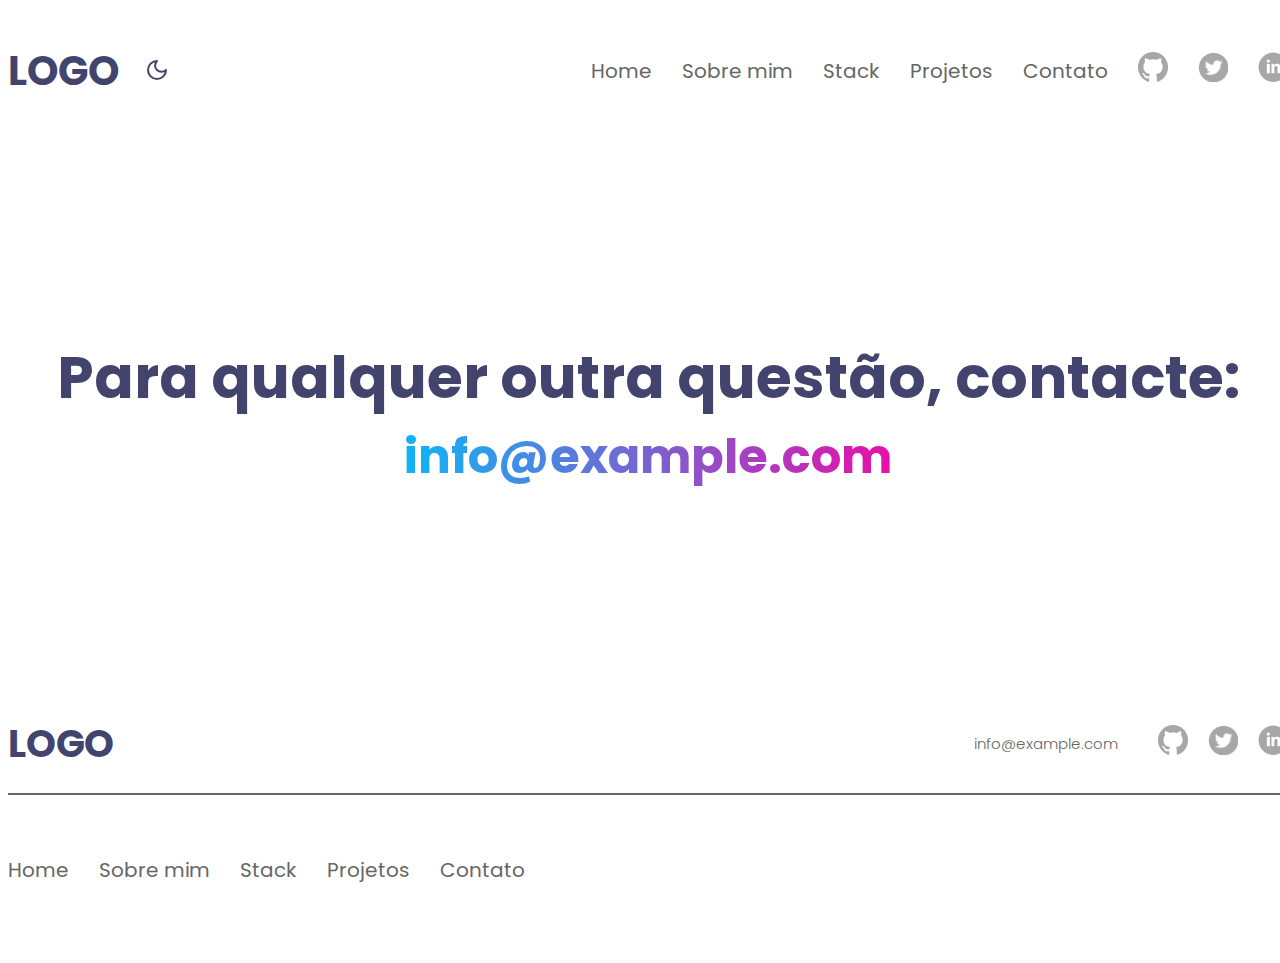
<file: contact.html>
<!DOCTYPE html>
<html lang="pt" data-theme="light">
  <head>
    <title>Hello World</title>
    <meta charset="UTF-8" />
    <meta name="viewport" content="width=device-width, initial-scale=1.0" />
    <link rel="preconnect" href="https://fonts.googleapis.com" />
    <link rel="preconnect" href="https://fonts.gstatic.com" crossorigin />
    <link
      href="https://fonts.googleapis.com/css2?family=Poppins:ital,wght@0,100;0,200;0,300;0,400;0,500;0,600;0,700;0,800;0,900;1,100;1,200;1,300;1,400;1,500;1,600;1,700;1,800;1,900&display=swap"
      rel="stylesheet"
    />
    <link rel="stylesheet" href="./assets/css/main.css" />
  </head>
  <body class="contact-page">
    <div class="container">
      <header class="primaryHeader">
        <div class="columnLeft">
          <h2>LOGO</h2>
          <button id="toggleDarkMode" onclick="toggleDarkMode()">
            <svg
              xmlns="http://www.w3.org/2000/svg"
              width="24"
              height="24"
              viewBox="0 0 24 24"
              fill="none"
              stroke="currentColor"
              stroke-width="2"
              stroke-linecap="round"
              stroke-linejoin="round"
              class="lucide lucide-moon"
            >
              <path d="M12 3a6 6 0 0 0 9 9 9 9 0 1 1-9-9Z" />
            </svg>
          </button>
        </div>
        <div class="columnRight">
          <nav>
            <ul>
              <li>
                <a href="index.html">Home</a>
              </li>
              <li>
                <a href="about.html">Sobre mim</a>
              </li>
              <li>
                <a href="stack.html">Stack</a>
              </li>
              <li>
                <a href="projects.html">Projetos</a>
              </li>
              <li>
                <a href="contact.html">Contato</a>
              </li>
              <li>
                <a href="https://github.com/CloudDriven" target="_blank">
                  <img
                    src="assets/images/icon-github.png"
                    alt="icon github"
                    width="30"
                    height="30"
                  />
                </a>
              </li>
              <li>
                <a href="#" target="_blank">
                  <img
                    src="assets/images/icon-twitter.png"
                    alt="icon twitter"
                    width="30"
                    height="30"
                  />
                </a>
              </li>
              <li>
                <a
                  href="https://www.linkedin.com/in/pedro-duarte29/"
                  target="_blank"
                >
                  <img
                    src="assets/images/icon-linkedin.png"
                    alt="icon linkedin"
                    width="30"
                    height="30"
                  />
                </a>
              </li>
            </ul>
          </nav>
        </div>
      </header>
      <main>
        <!-- CONTEÚDO -->
        <section class="sectionContact">
          <header>
            <h1>Para qualquer outra questão, contacte:</h1>
          </header>
          <a class="contentEmail" href="mailto:info@example.com"
          >info@example.com</a>
        </section>
        <footer class="footerWrapper">
          <div class="mainFooter">
            <div class="mainFooterColumn left">
              <h2>LOGO</h2>
            </div>
            <div class="mainFooterColumn right">
              <div>
                <a href="mailto:info@example.com">info@example.com</a>
              </div>
              <div>
                <ul>
                  <li>
                    <a href="https://github.com/CloudDriven" target="_blank">
                      <img
                        src="assets/images/icon-github.png"
                        alt="icon github"
                        width="30"
                        height="30"
                      />
                    </a>
                  </li>
                  <li>
                    <a href="#" target="_blank">
                      <img
                        src="assets/images/icon-twitter.png"
                        alt="icon twitter"
                        width="30"
                        height="30"
                      />
                    </a>
                  </li>
                  <li>
                    <a
                      href="https://www.linkedin.com/in/pedro-duarte29/"
                      target="_blank"
                    >
                      <img
                        src="assets/images/icon-linkedin.png"
                        alt="icon linkedin"
                        width="30"
                        height="30"
                      />
                    </a>
                  </li>
                </ul>
              </div>
            </div>
          </div>
          <div class="miniFooter">
            <nav>
              <ul>
                <li>
                  <a href="index.html">Home</a>
                </li>
                <li>
                  <a href="about.html">Sobre mim</a>
                </li>
                <li>
                  <a href="stack.html">Stack</a>
                </li>
                <li>
                  <a href="projects.html">Projetos</a>
                </li>
                <li>
                  <a href="contact.html">Contato</a>
                </li>
                <li></li>
              </ul>
            </nav>
          </div>
        </footer>
      </main>
    </div>
    <script src="assets/js/main.js"></script>
  </body>
</html>
</file>
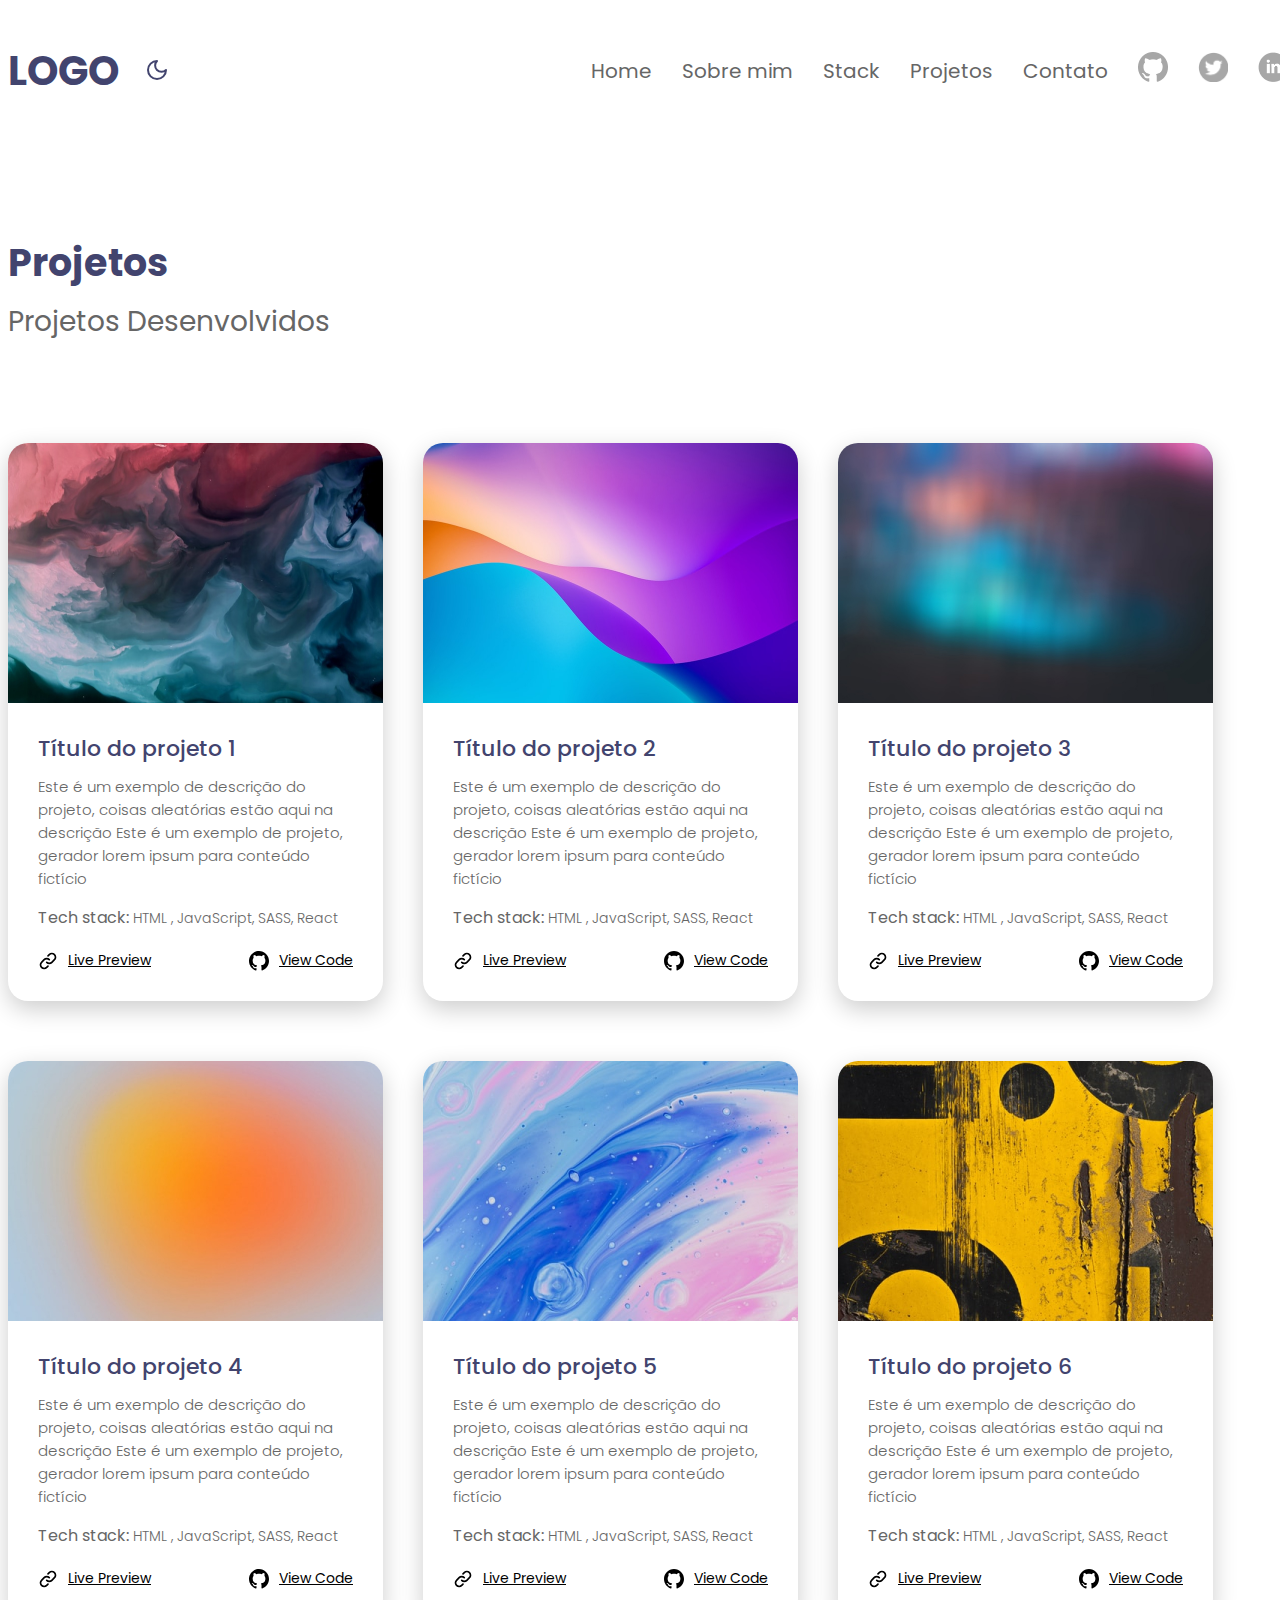
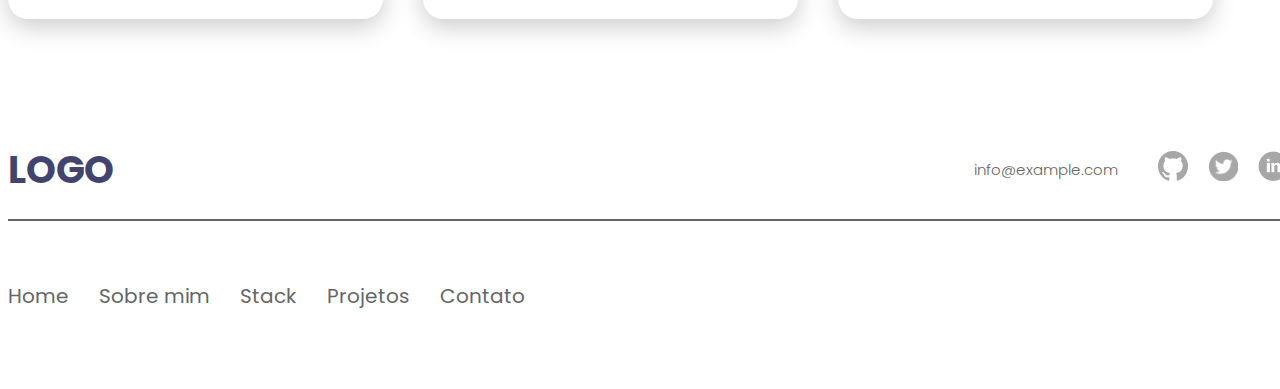
<file: projects.html>
<!DOCTYPE html>
<html lang="pt" data-theme="light">
  <head>
    <title>Hello World</title>
    <meta charset="UTF-8" />
    <meta name="viewport" content="width=device-width, initial-scale=1.0" />
    <link rel="preconnect" href="https://fonts.googleapis.com" />
    <link rel="preconnect" href="https://fonts.gstatic.com" crossorigin />
    <link
      href="https://fonts.googleapis.com/css2?family=Poppins:ital,wght@0,100;0,200;0,300;0,400;0,500;0,600;0,700;0,800;0,900;1,100;1,200;1,300;1,400;1,500;1,600;1,700;1,800;1,900&display=swap"
      rel="stylesheet"
    />
    <link rel="stylesheet" href="./assets/css/main.css" />
  </head>
  <body class="projects-page">
    <div class="container">
      <header class="primaryHeader">
        <div class="columnLeft">
          <h2>LOGO</h2>
          <button id="toggleDarkMode" onclick="toggleDarkMode()">
            <svg
              xmlns="http://www.w3.org/2000/svg"
              width="24"
              height="24"
              viewBox="0 0 24 24"
              fill="none"
              stroke="currentColor"
              stroke-width="2"
              stroke-linecap="round"
              stroke-linejoin="round"
              class="lucide lucide-moon"
            >
              <path d="M12 3a6 6 0 0 0 9 9 9 9 0 1 1-9-9Z" />
            </svg>
          </button>
        </div>
        <div class="columnRight">
          <nav>
            <ul>
              <li>
                <a href="index.html">Home</a>
              </li>
              <li>
                <a href="about.html">Sobre mim</a>
              </li>
              <li>
                <a href="stack.html">Stack</a>
              </li>
              <li>
                <a href="projects.html">Projetos</a>
              </li>
              <li>
                <a href="contact.html">Contato</a>
              </li>
              <li>
                <a href="https://github.com/CloudDriven" target="_blank">
                  <img
                    src="assets/images/icon-github.png"
                    alt="icon github"
                    width="30"
                    height="30"
                  />
                </a>
              </li>
              <li>
                <a href="#" target="_blank">
                  <img
                    src="assets/images/icon-twitter.png"
                    alt="icon twitter"
                    width="30"
                    height="30"
                  />
                </a>
              </li>
              <li>
                <a
                  href="https://www.linkedin.com/in/pedro-duarte29/"
                  target="_blank"
                >
                  <img
                    src="assets/images/icon-linkedin.png"
                    alt="icon linkedin"
                    width="30"
                    height="30"
                  />
                </a>
              </li>
            </ul>
          </nav>
        </div>
      </header>
      <main>
        <!-- CONTEÚDO -->
        <section class="sectionProjects">
          <header>
            <h2>Projetos</h2>
            <h3>Projetos Desenvolvidos</h3>
          </header>
          <div class="projectsContainer">
            <article class="projectBox">
              <header>
                <img
                  width="375"
                  src="/assets/images/project1img.jpg"
                  alt="Imagem Projeto 1"
                />
              </header>
              <div class="projectContent">
                <h4>Título do projeto 1</h4>
                <p>
                  Este é um exemplo de descrição do projeto, coisas aleatórias
                  estão aqui na descrição Este é um exemplo de projeto, gerador
                  lorem ipsum para conteúdo fictício
                </p>
                <small>
                  <strong>Tech stack:</strong> HTML , JavaScript, SASS, React
                </small>
                <div class="projectActions">
                  <div class="linkWithIcon">
                    <svg
                      width="20"
                      height="20"
                      viewBox="0 0 20 20"
                      fill="none"
                      xmlns="http://www.w3.org/2000/svg"
                    >
                      <path
                        d="M11.2867 8.7133C10.6041 8.031 9.67846 7.64771 8.71334 7.64771C7.74821 7.64771 6.82259 8.031 6.14 8.7133L3.56584 11.2866C2.88324 11.9692 2.49976 12.895 2.49976 13.8604C2.49976 14.8257 2.88324 15.7515 3.56584 16.4341C4.24844 17.1167 5.17424 17.5002 6.13959 17.5002C7.10493 17.5002 8.03074 17.1167 8.71334 16.4341L10 15.1475"
                        stroke="black"
                        stroke-width="1.66667"
                        stroke-linecap="round"
                        stroke-linejoin="round"
                      />
                      <path
                        d="M8.71335 11.2867C9.39594 11.969 10.3216 12.3523 11.2867 12.3523C12.2518 12.3523 13.1774 11.969 13.86 11.2867L16.4342 8.71334C17.1168 8.03074 17.5003 7.10493 17.5003 6.13959C17.5003 5.17424 17.1168 4.24844 16.4342 3.56584C15.7516 2.88324 14.8258 2.49976 13.8604 2.49976C12.8951 2.49976 11.9693 2.88324 11.2867 3.56584L10 4.8525"
                        stroke="black"
                        stroke-width="1.66667"
                        stroke-linecap="round"
                        stroke-linejoin="round"
                      />
                    </svg>
                    <a href="#">Live Preview</a>
                  </div>
                  <div class="linkWithIcon">
                    <svg width="20" height="20" viewBox="0 0 20 20" fill="none" xmlns="http://www.w3.org/2000/svg">
                      <g clip-path="url(#clip0_10_104)">
                      <path fill-rule="evenodd" clip-rule="evenodd" d="M10 0C4.475 0 0 4.475 0 10C0 14.425 2.8625 18.1625 6.8375 19.4875C7.3375 19.575 7.525 19.275 7.525 19.0125C7.525 18.775 7.5125 17.9875 7.5125 17.15C5 17.6125 4.35 16.5375 4.15 15.975C4.0375 15.6875 3.55 14.8 3.125 14.5625C2.775 14.375 2.275 13.9125 3.1125 13.9C3.9 13.8875 4.4625 14.625 4.65 14.925C5.55 16.4375 6.9875 16.0125 7.5625 15.75C7.65 15.1 7.9125 14.6625 8.2 14.4125C5.975 14.1625 3.65 13.3 3.65 9.475C3.65 8.3875 4.0375 7.4875 4.675 6.7875C4.575 6.5375 4.225 5.5125 4.775 4.1375C4.775 4.1375 5.6125 3.875 7.525 5.1625C8.325 4.9375 9.175 4.825 10.025 4.825C10.875 4.825 11.725 4.9375 12.525 5.1625C14.4375 3.8625 15.275 4.1375 15.275 4.1375C15.825 5.5125 15.475 6.5375 15.375 6.7875C16.0125 7.4875 16.4 8.375 16.4 9.475C16.4 13.3125 14.0625 14.1625 11.8375 14.4125C12.2 14.725 12.5125 15.325 12.5125 16.2625C12.5125 17.6 12.5 18.675 12.5 19.0125C12.5 19.275 12.6875 19.5875 13.1875 19.4875C15.1726 18.8173 16.8976 17.5414 18.1197 15.8395C19.3418 14.1375 19.9994 12.0952 20 10C20 4.475 15.525 0 10 0Z" fill="black"/>
                      </g>
                      <defs>
                      <clipPath id="clip0_10_104">
                      <rect width="20" height="20" fill="white"/>
                      </clipPath>
                      </defs>
                      </svg>
                    <a href="#">View Code</a>
                  </div>
              </div>
            </article>
            <article class="projectBox">
              <header>
                <img
                  width="375"
                  src="/assets/images/project2img.jpg"
                  alt="Imagem Projeto 1"
                />
              </header>
              <div class="projectContent">
                <h4>Título do projeto 2</h4>
                <p>
                  Este é um exemplo de descrição do projeto, coisas aleatórias
                  estão aqui na descrição Este é um exemplo de projeto, gerador
                  lorem ipsum para conteúdo fictício
                </p>
                <small>
                  <strong>Tech stack:</strong> HTML , JavaScript, SASS, React
                </small>
                <div class="projectActions">
                  <div class="linkWithIcon">
                    <svg
                      width="20"
                      height="20"
                      viewBox="0 0 20 20"
                      fill="none"
                      xmlns="http://www.w3.org/2000/svg"
                    >
                      <path
                        d="M11.2867 8.7133C10.6041 8.031 9.67846 7.64771 8.71334 7.64771C7.74821 7.64771 6.82259 8.031 6.14 8.7133L3.56584 11.2866C2.88324 11.9692 2.49976 12.895 2.49976 13.8604C2.49976 14.8257 2.88324 15.7515 3.56584 16.4341C4.24844 17.1167 5.17424 17.5002 6.13959 17.5002C7.10493 17.5002 8.03074 17.1167 8.71334 16.4341L10 15.1475"
                        stroke="black"
                        stroke-width="1.66667"
                        stroke-linecap="round"
                        stroke-linejoin="round"
                      />
                      <path
                        d="M8.71335 11.2867C9.39594 11.969 10.3216 12.3523 11.2867 12.3523C12.2518 12.3523 13.1774 11.969 13.86 11.2867L16.4342 8.71334C17.1168 8.03074 17.5003 7.10493 17.5003 6.13959C17.5003 5.17424 17.1168 4.24844 16.4342 3.56584C15.7516 2.88324 14.8258 2.49976 13.8604 2.49976C12.8951 2.49976 11.9693 2.88324 11.2867 3.56584L10 4.8525"
                        stroke="black"
                        stroke-width="1.66667"
                        stroke-linecap="round"
                        stroke-linejoin="round"
                      />
                    </svg>
                    <a href="#">Live Preview</a>
                  </div>
                  <div class="linkWithIcon">
                    <svg width="20" height="20" viewBox="0 0 20 20" fill="none" xmlns="http://www.w3.org/2000/svg">
                      <g clip-path="url(#clip0_10_104)">
                      <path fill-rule="evenodd" clip-rule="evenodd" d="M10 0C4.475 0 0 4.475 0 10C0 14.425 2.8625 18.1625 6.8375 19.4875C7.3375 19.575 7.525 19.275 7.525 19.0125C7.525 18.775 7.5125 17.9875 7.5125 17.15C5 17.6125 4.35 16.5375 4.15 15.975C4.0375 15.6875 3.55 14.8 3.125 14.5625C2.775 14.375 2.275 13.9125 3.1125 13.9C3.9 13.8875 4.4625 14.625 4.65 14.925C5.55 16.4375 6.9875 16.0125 7.5625 15.75C7.65 15.1 7.9125 14.6625 8.2 14.4125C5.975 14.1625 3.65 13.3 3.65 9.475C3.65 8.3875 4.0375 7.4875 4.675 6.7875C4.575 6.5375 4.225 5.5125 4.775 4.1375C4.775 4.1375 5.6125 3.875 7.525 5.1625C8.325 4.9375 9.175 4.825 10.025 4.825C10.875 4.825 11.725 4.9375 12.525 5.1625C14.4375 3.8625 15.275 4.1375 15.275 4.1375C15.825 5.5125 15.475 6.5375 15.375 6.7875C16.0125 7.4875 16.4 8.375 16.4 9.475C16.4 13.3125 14.0625 14.1625 11.8375 14.4125C12.2 14.725 12.5125 15.325 12.5125 16.2625C12.5125 17.6 12.5 18.675 12.5 19.0125C12.5 19.275 12.6875 19.5875 13.1875 19.4875C15.1726 18.8173 16.8976 17.5414 18.1197 15.8395C19.3418 14.1375 19.9994 12.0952 20 10C20 4.475 15.525 0 10 0Z" fill="black"/>
                      </g>
                      <defs>
                      <clipPath id="clip0_10_104">
                      <rect width="20" height="20" fill="white"/>
                      </clipPath>
                      </defs>
                      </svg>
                    <a href="#">View Code</a>
                  </div>
              </div>
            </article>
            <article class="projectBox">
              <header>
                <img
                  width="375"
                  src="/assets/images/project3img.jpg"
                  alt="Imagem Projeto 1"
                />
              </header>
              <div class="projectContent">
                <h4>Título do projeto 3</h4>
                <p>
                  Este é um exemplo de descrição do projeto, coisas aleatórias
                  estão aqui na descrição Este é um exemplo de projeto, gerador
                  lorem ipsum para conteúdo fictício
                </p>
                <small>
                  <strong>Tech stack:</strong> HTML , JavaScript, SASS, React
                </small>
                <div class="projectActions">
                  <div class="linkWithIcon">
                    <svg
                      width="20"
                      height="20"
                      viewBox="0 0 20 20"
                      fill="none"
                      xmlns="http://www.w3.org/2000/svg"
                    >
                      <path
                        d="M11.2867 8.7133C10.6041 8.031 9.67846 7.64771 8.71334 7.64771C7.74821 7.64771 6.82259 8.031 6.14 8.7133L3.56584 11.2866C2.88324 11.9692 2.49976 12.895 2.49976 13.8604C2.49976 14.8257 2.88324 15.7515 3.56584 16.4341C4.24844 17.1167 5.17424 17.5002 6.13959 17.5002C7.10493 17.5002 8.03074 17.1167 8.71334 16.4341L10 15.1475"
                        stroke="black"
                        stroke-width="1.66667"
                        stroke-linecap="round"
                        stroke-linejoin="round"
                      />
                      <path
                        d="M8.71335 11.2867C9.39594 11.969 10.3216 12.3523 11.2867 12.3523C12.2518 12.3523 13.1774 11.969 13.86 11.2867L16.4342 8.71334C17.1168 8.03074 17.5003 7.10493 17.5003 6.13959C17.5003 5.17424 17.1168 4.24844 16.4342 3.56584C15.7516 2.88324 14.8258 2.49976 13.8604 2.49976C12.8951 2.49976 11.9693 2.88324 11.2867 3.56584L10 4.8525"
                        stroke="black"
                        stroke-width="1.66667"
                        stroke-linecap="round"
                        stroke-linejoin="round"
                      />
                    </svg>
                    <a href="#">Live Preview</a>
                  </div>
                  <div class="linkWithIcon">
                    <svg width="20" height="20" viewBox="0 0 20 20" fill="none" xmlns="http://www.w3.org/2000/svg">
                      <g clip-path="url(#clip0_10_104)">
                      <path fill-rule="evenodd" clip-rule="evenodd" d="M10 0C4.475 0 0 4.475 0 10C0 14.425 2.8625 18.1625 6.8375 19.4875C7.3375 19.575 7.525 19.275 7.525 19.0125C7.525 18.775 7.5125 17.9875 7.5125 17.15C5 17.6125 4.35 16.5375 4.15 15.975C4.0375 15.6875 3.55 14.8 3.125 14.5625C2.775 14.375 2.275 13.9125 3.1125 13.9C3.9 13.8875 4.4625 14.625 4.65 14.925C5.55 16.4375 6.9875 16.0125 7.5625 15.75C7.65 15.1 7.9125 14.6625 8.2 14.4125C5.975 14.1625 3.65 13.3 3.65 9.475C3.65 8.3875 4.0375 7.4875 4.675 6.7875C4.575 6.5375 4.225 5.5125 4.775 4.1375C4.775 4.1375 5.6125 3.875 7.525 5.1625C8.325 4.9375 9.175 4.825 10.025 4.825C10.875 4.825 11.725 4.9375 12.525 5.1625C14.4375 3.8625 15.275 4.1375 15.275 4.1375C15.825 5.5125 15.475 6.5375 15.375 6.7875C16.0125 7.4875 16.4 8.375 16.4 9.475C16.4 13.3125 14.0625 14.1625 11.8375 14.4125C12.2 14.725 12.5125 15.325 12.5125 16.2625C12.5125 17.6 12.5 18.675 12.5 19.0125C12.5 19.275 12.6875 19.5875 13.1875 19.4875C15.1726 18.8173 16.8976 17.5414 18.1197 15.8395C19.3418 14.1375 19.9994 12.0952 20 10C20 4.475 15.525 0 10 0Z" fill="black"/>
                      </g>
                      <defs>
                      <clipPath id="clip0_10_104">
                      <rect width="20" height="20" fill="white"/>
                      </clipPath>
                      </defs>
                      </svg>
                    <a href="#">View Code</a>
                  </div>
              </div>
            </article>
            <article class="projectBox">
              <header>
                <img
                  width="375"
                  src="/assets/images/project4img.jpg"
                  alt="Imagem Projeto 1"
                />
              </header>
              <div class="projectContent">
                <h4>Título do projeto 4</h4>
                <p>
                  Este é um exemplo de descrição do projeto, coisas aleatórias
                  estão aqui na descrição Este é um exemplo de projeto, gerador
                  lorem ipsum para conteúdo fictício
                </p>
                <small>
                  <strong>Tech stack:</strong> HTML , JavaScript, SASS, React
                </small>
                <div class="projectActions">
                  <div class="linkWithIcon">
                    <svg
                      width="20"
                      height="20"
                      viewBox="0 0 20 20"
                      fill="none"
                      xmlns="http://www.w3.org/2000/svg"
                    >
                      <path
                        d="M11.2867 8.7133C10.6041 8.031 9.67846 7.64771 8.71334 7.64771C7.74821 7.64771 6.82259 8.031 6.14 8.7133L3.56584 11.2866C2.88324 11.9692 2.49976 12.895 2.49976 13.8604C2.49976 14.8257 2.88324 15.7515 3.56584 16.4341C4.24844 17.1167 5.17424 17.5002 6.13959 17.5002C7.10493 17.5002 8.03074 17.1167 8.71334 16.4341L10 15.1475"
                        stroke="black"
                        stroke-width="1.66667"
                        stroke-linecap="round"
                        stroke-linejoin="round"
                      />
                      <path
                        d="M8.71335 11.2867C9.39594 11.969 10.3216 12.3523 11.2867 12.3523C12.2518 12.3523 13.1774 11.969 13.86 11.2867L16.4342 8.71334C17.1168 8.03074 17.5003 7.10493 17.5003 6.13959C17.5003 5.17424 17.1168 4.24844 16.4342 3.56584C15.7516 2.88324 14.8258 2.49976 13.8604 2.49976C12.8951 2.49976 11.9693 2.88324 11.2867 3.56584L10 4.8525"
                        stroke="black"
                        stroke-width="1.66667"
                        stroke-linecap="round"
                        stroke-linejoin="round"
                      />
                    </svg>
                    <a href="#">Live Preview</a>
                  </div>
                  <div class="linkWithIcon">
                    <svg width="20" height="20" viewBox="0 0 20 20" fill="none" xmlns="http://www.w3.org/2000/svg">
                      <g clip-path="url(#clip0_10_104)">
                      <path fill-rule="evenodd" clip-rule="evenodd" d="M10 0C4.475 0 0 4.475 0 10C0 14.425 2.8625 18.1625 6.8375 19.4875C7.3375 19.575 7.525 19.275 7.525 19.0125C7.525 18.775 7.5125 17.9875 7.5125 17.15C5 17.6125 4.35 16.5375 4.15 15.975C4.0375 15.6875 3.55 14.8 3.125 14.5625C2.775 14.375 2.275 13.9125 3.1125 13.9C3.9 13.8875 4.4625 14.625 4.65 14.925C5.55 16.4375 6.9875 16.0125 7.5625 15.75C7.65 15.1 7.9125 14.6625 8.2 14.4125C5.975 14.1625 3.65 13.3 3.65 9.475C3.65 8.3875 4.0375 7.4875 4.675 6.7875C4.575 6.5375 4.225 5.5125 4.775 4.1375C4.775 4.1375 5.6125 3.875 7.525 5.1625C8.325 4.9375 9.175 4.825 10.025 4.825C10.875 4.825 11.725 4.9375 12.525 5.1625C14.4375 3.8625 15.275 4.1375 15.275 4.1375C15.825 5.5125 15.475 6.5375 15.375 6.7875C16.0125 7.4875 16.4 8.375 16.4 9.475C16.4 13.3125 14.0625 14.1625 11.8375 14.4125C12.2 14.725 12.5125 15.325 12.5125 16.2625C12.5125 17.6 12.5 18.675 12.5 19.0125C12.5 19.275 12.6875 19.5875 13.1875 19.4875C15.1726 18.8173 16.8976 17.5414 18.1197 15.8395C19.3418 14.1375 19.9994 12.0952 20 10C20 4.475 15.525 0 10 0Z" fill="black"/>
                      </g>
                      <defs>
                      <clipPath id="clip0_10_104">
                      <rect width="20" height="20" fill="white"/>
                      </clipPath>
                      </defs>
                      </svg>
                    <a href="#">View Code</a>
                  </div>
              </div>
            </article>
            <article class="projectBox">
              <header>
                <img
                  width="375"
                  src="/assets/images/project5img.jpg"
                  alt="Imagem Projeto 1"
                />
              </header>
              <div class="projectContent">
                <h4>Título do projeto 5</h4>
                <p>
                  Este é um exemplo de descrição do projeto, coisas aleatórias
                  estão aqui na descrição Este é um exemplo de projeto, gerador
                  lorem ipsum para conteúdo fictício
                </p>
                <small>
                  <strong>Tech stack:</strong> HTML , JavaScript, SASS, React
                </small>
                <div class="projectActions">
                  <div class="linkWithIcon">
                    <svg
                      width="20"
                      height="20"
                      viewBox="0 0 20 20"
                      fill="none"
                      xmlns="http://www.w3.org/2000/svg"
                    >
                      <path
                        d="M11.2867 8.7133C10.6041 8.031 9.67846 7.64771 8.71334 7.64771C7.74821 7.64771 6.82259 8.031 6.14 8.7133L3.56584 11.2866C2.88324 11.9692 2.49976 12.895 2.49976 13.8604C2.49976 14.8257 2.88324 15.7515 3.56584 16.4341C4.24844 17.1167 5.17424 17.5002 6.13959 17.5002C7.10493 17.5002 8.03074 17.1167 8.71334 16.4341L10 15.1475"
                        stroke="black"
                        stroke-width="1.66667"
                        stroke-linecap="round"
                        stroke-linejoin="round"
                      />
                      <path
                        d="M8.71335 11.2867C9.39594 11.969 10.3216 12.3523 11.2867 12.3523C12.2518 12.3523 13.1774 11.969 13.86 11.2867L16.4342 8.71334C17.1168 8.03074 17.5003 7.10493 17.5003 6.13959C17.5003 5.17424 17.1168 4.24844 16.4342 3.56584C15.7516 2.88324 14.8258 2.49976 13.8604 2.49976C12.8951 2.49976 11.9693 2.88324 11.2867 3.56584L10 4.8525"
                        stroke="black"
                        stroke-width="1.66667"
                        stroke-linecap="round"
                        stroke-linejoin="round"
                      />
                    </svg>
                    <a href="#">Live Preview</a>
                  </div>
                  <div class="linkWithIcon">
                    <svg width="20" height="20" viewBox="0 0 20 20" fill="none" xmlns="http://www.w3.org/2000/svg">
                      <g clip-path="url(#clip0_10_104)">
                      <path fill-rule="evenodd" clip-rule="evenodd" d="M10 0C4.475 0 0 4.475 0 10C0 14.425 2.8625 18.1625 6.8375 19.4875C7.3375 19.575 7.525 19.275 7.525 19.0125C7.525 18.775 7.5125 17.9875 7.5125 17.15C5 17.6125 4.35 16.5375 4.15 15.975C4.0375 15.6875 3.55 14.8 3.125 14.5625C2.775 14.375 2.275 13.9125 3.1125 13.9C3.9 13.8875 4.4625 14.625 4.65 14.925C5.55 16.4375 6.9875 16.0125 7.5625 15.75C7.65 15.1 7.9125 14.6625 8.2 14.4125C5.975 14.1625 3.65 13.3 3.65 9.475C3.65 8.3875 4.0375 7.4875 4.675 6.7875C4.575 6.5375 4.225 5.5125 4.775 4.1375C4.775 4.1375 5.6125 3.875 7.525 5.1625C8.325 4.9375 9.175 4.825 10.025 4.825C10.875 4.825 11.725 4.9375 12.525 5.1625C14.4375 3.8625 15.275 4.1375 15.275 4.1375C15.825 5.5125 15.475 6.5375 15.375 6.7875C16.0125 7.4875 16.4 8.375 16.4 9.475C16.4 13.3125 14.0625 14.1625 11.8375 14.4125C12.2 14.725 12.5125 15.325 12.5125 16.2625C12.5125 17.6 12.5 18.675 12.5 19.0125C12.5 19.275 12.6875 19.5875 13.1875 19.4875C15.1726 18.8173 16.8976 17.5414 18.1197 15.8395C19.3418 14.1375 19.9994 12.0952 20 10C20 4.475 15.525 0 10 0Z" fill="black"/>
                      </g>
                      <defs>
                      <clipPath id="clip0_10_104">
                      <rect width="20" height="20" fill="white"/>
                      </clipPath>
                      </defs>
                      </svg>
                    <a href="#">View Code</a>
                  </div>
              </div>
            </article>
            <article class="projectBox">
              <header>
                <img
                  width="375"
                  src="/assets/images/project6img.jpg"
                  alt="Imagem Projeto 1"
                />
              </header>
              <div class="projectContent">
                <h4>Título do projeto 6</h4>
                <p>
                  Este é um exemplo de descrição do projeto, coisas aleatórias
                  estão aqui na descrição Este é um exemplo de projeto, gerador
                  lorem ipsum para conteúdo fictício
                </p>
                <small>
                  <strong>Tech stack:</strong> HTML , JavaScript, SASS, React
                </small>
                <div class="projectActions">
                  <div class="linkWithIcon">
                    <svg
                      width="20"
                      height="20"
                      viewBox="0 0 20 20"
                      fill="none"
                      xmlns="http://www.w3.org/2000/svg"
                    >
                      <path
                        d="M11.2867 8.7133C10.6041 8.031 9.67846 7.64771 8.71334 7.64771C7.74821 7.64771 6.82259 8.031 6.14 8.7133L3.56584 11.2866C2.88324 11.9692 2.49976 12.895 2.49976 13.8604C2.49976 14.8257 2.88324 15.7515 3.56584 16.4341C4.24844 17.1167 5.17424 17.5002 6.13959 17.5002C7.10493 17.5002 8.03074 17.1167 8.71334 16.4341L10 15.1475"
                        stroke="black"
                        stroke-width="1.66667"
                        stroke-linecap="round"
                        stroke-linejoin="round"
                      />
                      <path
                        d="M8.71335 11.2867C9.39594 11.969 10.3216 12.3523 11.2867 12.3523C12.2518 12.3523 13.1774 11.969 13.86 11.2867L16.4342 8.71334C17.1168 8.03074 17.5003 7.10493 17.5003 6.13959C17.5003 5.17424 17.1168 4.24844 16.4342 3.56584C15.7516 2.88324 14.8258 2.49976 13.8604 2.49976C12.8951 2.49976 11.9693 2.88324 11.2867 3.56584L10 4.8525"
                        stroke="black"
                        stroke-width="1.66667"
                        stroke-linecap="round"
                        stroke-linejoin="round"
                      />
                    </svg>
                    <a href="#">Live Preview</a>
                  </div>
                  <div class="linkWithIcon">
                    <svg width="20" height="20" viewBox="0 0 20 20" fill="none" xmlns="http://www.w3.org/2000/svg">
                      <g clip-path="url(#clip0_10_104)">
                      <path fill-rule="evenodd" clip-rule="evenodd" d="M10 0C4.475 0 0 4.475 0 10C0 14.425 2.8625 18.1625 6.8375 19.4875C7.3375 19.575 7.525 19.275 7.525 19.0125C7.525 18.775 7.5125 17.9875 7.5125 17.15C5 17.6125 4.35 16.5375 4.15 15.975C4.0375 15.6875 3.55 14.8 3.125 14.5625C2.775 14.375 2.275 13.9125 3.1125 13.9C3.9 13.8875 4.4625 14.625 4.65 14.925C5.55 16.4375 6.9875 16.0125 7.5625 15.75C7.65 15.1 7.9125 14.6625 8.2 14.4125C5.975 14.1625 3.65 13.3 3.65 9.475C3.65 8.3875 4.0375 7.4875 4.675 6.7875C4.575 6.5375 4.225 5.5125 4.775 4.1375C4.775 4.1375 5.6125 3.875 7.525 5.1625C8.325 4.9375 9.175 4.825 10.025 4.825C10.875 4.825 11.725 4.9375 12.525 5.1625C14.4375 3.8625 15.275 4.1375 15.275 4.1375C15.825 5.5125 15.475 6.5375 15.375 6.7875C16.0125 7.4875 16.4 8.375 16.4 9.475C16.4 13.3125 14.0625 14.1625 11.8375 14.4125C12.2 14.725 12.5125 15.325 12.5125 16.2625C12.5125 17.6 12.5 18.675 12.5 19.0125C12.5 19.275 12.6875 19.5875 13.1875 19.4875C15.1726 18.8173 16.8976 17.5414 18.1197 15.8395C19.3418 14.1375 19.9994 12.0952 20 10C20 4.475 15.525 0 10 0Z" fill="black"/>
                      </g>
                      <defs>
                      <clipPath id="clip0_10_104">
                      <rect width="20" height="20" fill="white"/>
                      </clipPath>
                      </defs>
                      </svg>
                    <a href="#">View Code</a>
                  </div>
              </div>
            </article>
          </div>
        </section>
        <footer class="footerWrapper">
          <div class="mainFooter">
            <div class="mainFooterColumn left">
              <h2>LOGO</h2>
            </div>
            <div class="mainFooterColumn right">
              <div>
                <a href="mailto:info@example.com">info@example.com</a>
              </div>
              <div>
                <ul>
                  <li>
                    <a href="https://github.com/CloudDriven" target="_blank">
                      <img
                        src="assets/images/icon-github.png"
                        alt="icon github"
                        width="30"
                        height="30"
                      />
                    </a>
                  </li>
                  <li>
                    <a href="#" target="_blank">
                      <img
                        src="assets/images/icon-twitter.png"
                        alt="icon twitter"
                        width="30"
                        height="30"
                      />
                    </a>
                  </li>
                  <li>
                    <a
                      href="https://www.linkedin.com/in/pedro-duarte29/"
                      target="_blank"
                    >
                      <img
                        src="assets/images/icon-linkedin.png"
                        alt="icon linkedin"
                        width="30"
                        height="30"
                      />
                    </a>
                  </li>
                </ul>
              </div>
            </div>
          </div>
          <div class="miniFooter">
            <nav>
              <ul>
                <li>
                  <a href="index.html">Home</a>
                </li>
                <li>
                  <a href="about.html">Sobre mim</a>
                </li>
                <li>
                  <a href="stack.html">Stack</a>
                </li>
                <li>
                  <a href="projects.html">Projetos</a>
                </li>
                <li>
                  <a href="contact.html">Contato</a>
                </li>
                <li>
              </ul>
            </nav>
          </div>
        </footer>
      </main>
    </div>
    <script src="assets/js/main.js"></script>
  </body>
</html>
</file>
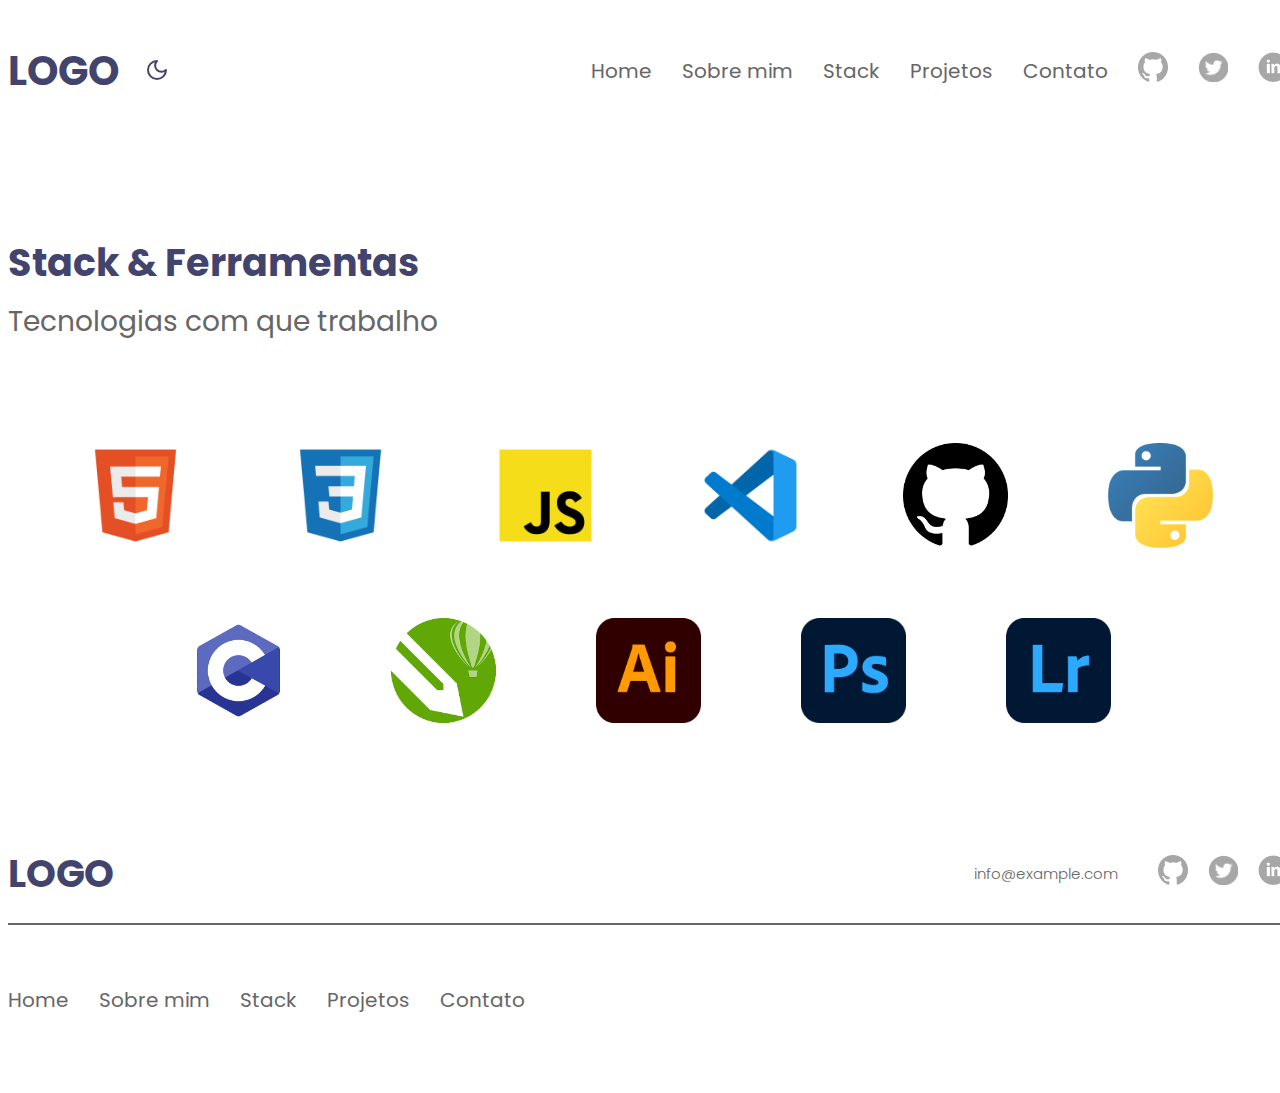
<file: stack.html>
<!DOCTYPE html>
<html lang="pt" data-theme="light">
  <head>
    <title>Hello World</title>
    <meta charset="UTF-8" />
    <meta name="viewport" content="width=device-width, initial-scale=1.0" />
    <link rel="preconnect" href="https://fonts.googleapis.com" />
    <link rel="preconnect" href="https://fonts.gstatic.com" crossorigin />
    <link
      href="https://fonts.googleapis.com/css2?family=Poppins:ital,wght@0,100;0,200;0,300;0,400;0,500;0,600;0,700;0,800;0,900;1,100;1,200;1,300;1,400;1,500;1,600;1,700;1,800;1,900&display=swap"
      rel="stylesheet"
    />
    <link rel="stylesheet" href="./assets/css/main.css" />
  </head>
  <body class="stack-page">
    <div class="container">
      <header class="primaryHeader">
        <div class="columnLeft">
          <h2>LOGO</h2>
          <button id="toggleDarkMode" onclick="toggleDarkMode()">
            <svg
              xmlns="http://www.w3.org/2000/svg"
              width="24"
              height="24"
              viewBox="0 0 24 24"
              fill="none"
              stroke="currentColor"
              stroke-width="2"
              stroke-linecap="round"
              stroke-linejoin="round"
              class="lucide lucide-moon"
            >
              <path d="M12 3a6 6 0 0 0 9 9 9 9 0 1 1-9-9Z" />
            </svg>
          </button>
        </div>
        <div class="columnRight">
          <nav>
            <ul>
              <li>
                <a href="index.html">Home</a>
              </li>
              <li>
                <a href="about.html">Sobre mim</a>
              </li>
              <li>
                <a href="stack.html">Stack</a>
              </li>
              <li>
                <a href="projects.html">Projetos</a>
              </li>
              <li>
                <a href="contact.html">Contato</a>
              </li>
              <li>
                <a href="https://github.com/CloudDriven" target="_blank">
                  <img
                    src="assets/images/icon-github.png"
                    alt="icon github"
                    width="30"
                    height="30"
                  />
                </a>
              </li>
              <li>
                <a href="#" target="_blank">
                  <img
                    src="assets/images/icon-twitter.png"
                    alt="icon twitter"
                    width="30"
                    height="30"
                  />
                </a>
              </li>
              <li>
                <a
                  href="https://www.linkedin.com/in/pedro-duarte29/"
                  target="_blank"
                >
                  <img
                    src="assets/images/icon-linkedin.png"
                    alt="icon linkedin"
                    width="30"
                    height="30"
                  />
                </a>
              </li>
            </ul>
          </nav>
        </div>
      </header>
      <main>
        <!-- CONTEÚDO -->
        <section class="sectionStack">
          <header>
            <h2>Stack & Ferramentas</h2>
            <h3>Tecnologias com que trabalho</h3>
          </header>
          <div class="stackImagesContainer">
            <img
              src="assets/images/vscode-icons_file-type-html.png"
              alt="html"
              width="105"
              height="105"
            />
            <img
              src="assets/images/vscode-icons_file-type-css.png"
              alt="css"
              width="105"
              height="105"
            />
            <img
              src="assets/images/vscode-icons_file-type-js-official.png"
              alt="javascript"
              width="105"
              height="105"
            />
            <img
              src="assets/images/vscode-icons_file-type-vscode.png"
              alt="vscode"
              width="105"
              height="105"
            />
            <img
              src="assets/images/akar-icons_github-fill.png"
              alt="github"
              width="105"
              height="105"
              class="imageDark"
            />
            <img
              src="assets/images/akar-icons_github-fill-black.png"
              alt="github-black"
              width="105"
              height="105"
              class="imageLight"
            />
            <img
              src="assets/images/python-icon.png"
              alt="python"
              width="105"
              height="105"
            />
            <img
              src="assets/images/c-icon.png"
              alt="c"
              width="105"
              height="105"
            />
            <img
              src="assets/images/coreldraw-icon.png"
              alt="corelDraw"
              width="105"
              height="105"
            />
            <img
              src="assets/images/illustrator-icon.png"
              alt="illustrator"
              width="105"
              height="105"
            />
            <img
              src="assets/images/photoshop-icon.png"
              alt="photoshop"
              width="105"
              height="105"
            />
            <img
              src="assets/images/lightroom-icon.png"
              alt="lightroom"
              width="105"
              height="105"
            />
          </div>
        </section>
        <footer class="footerWrapper">
          <div class="mainFooter">
            <div class="mainFooterColumn left">
              <h2>LOGO</h2>
            </div>
            <div class="mainFooterColumn right">
              <div>
                <a href="mailto:info@example.com">info@example.com</a>
              </div>
              <div>
                <ul>
                  <li>
                    <a href="https://github.com/CloudDriven" target="_blank">
                      <img
                        src="assets/images/icon-github.png"
                        alt="icon github"
                        width="30"
                        height="30"
                      />
                    </a>
                  </li>
                  <li>
                    <a href="#" target="_blank">
                      <img
                        src="assets/images/icon-twitter.png"
                        alt="icon twitter"
                        width="30"
                        height="30"
                      />
                    </a>
                  </li>
                  <li>
                    <a
                      href="https://www.linkedin.com/in/pedro-duarte29/"
                      target="_blank"
                    >
                      <img
                        src="assets/images/icon-linkedin.png"
                        alt="icon linkedin"
                        width="30"
                        height="30"
                      />
                    </a>
                  </li>
                </ul>
              </div>
            </div>
          </div>
          <div class="miniFooter">
            <nav>
              <ul>
                <li>
                  <a href="index.html">Home</a>
                </li>
                <li>
                  <a href="about.html">Sobre mim</a>
                </li>
                <li>
                  <a href="stack.html">Stack</a>
                </li>
                <li>
                  <a href="projects.html">Projetos</a>
                </li>
                <li>
                  <a href="contact.html">Contato</a>
                </li>
                <li></li>
              </ul>
            </nav>
          </div>
        </footer>
      </main>
    </div>
    <script src="assets/js/main.js"></script>
  </body>
</html>
</file>
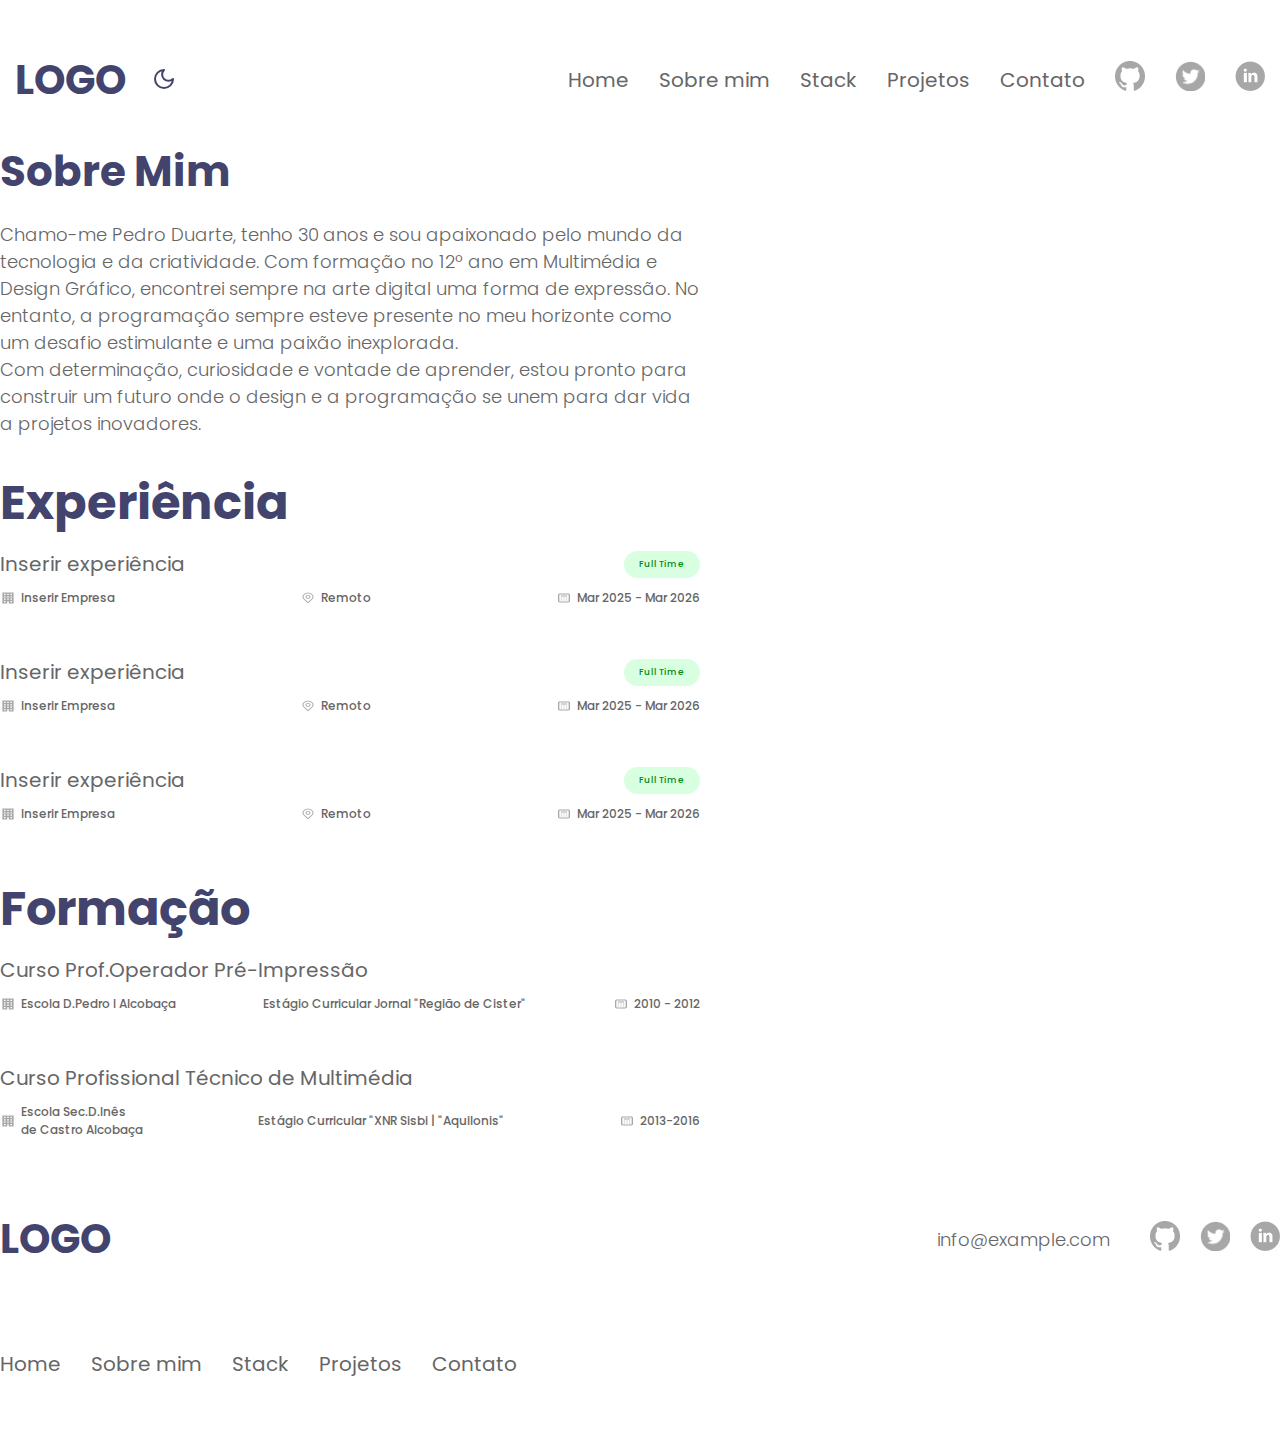
<file: src/about.html>
<!DOCTYPE html>
<html lang="pt" data-theme="light">
  <head>
    <title>Hello World</title>
    <meta charset="UTF-8" />
    <meta name="viewport" content="width=device-width, initial-scale=1.0" />
    <link rel="preconnect" href="https://fonts.googleapis.com" />
    <link rel="preconnect" href="https://fonts.gstatic.com" crossorigin />
    <link
      href="https://fonts.googleapis.com/css2?family=Poppins:ital,wght@0,100;0,200;0,300;0,400;0,500;0,600;0,700;0,800;0,900;1,100;1,200;1,300;1,400;1,500;1,600;1,700;1,800;1,900&display=swap"
      rel="stylesheet"
    />
    <link rel="stylesheet" href="./css/main.css">
  </head>
  <body class="about-page">
    <div class="container">
      <header class="primaryHeader">
        <div class="columnLeft">
          <a href="index.html">LOGO</a>
          <button id="toggleDarkMode" onclick="toggleDarkMode()">
            <svg
              xmlns="http://www.w3.org/2000/svg"
              width="24"
              height="24"
              viewBox="0 0 24 24"
              fill="none"
              stroke="currentColor"
              stroke-width="2"
              stroke-linecap="round"
              stroke-linejoin="round"
              class="lucide lucide-moon"
            >
              <path d="M12 3a6 6 0 0 0 9 9 9 9 0 1 1-9-9Z" />
            </svg>
          </button>
        </div>
        <div class="columnRight">
          <nav>
            <ul>
              <li>
                <a href="index.html">Home</a>
              </li>
              <li>
                <a href="about.html">Sobre mim</a>
              </li>
              <li>
                <a href="stack.html">Stack</a>
              </li>
              <li>
                <a href="projects.html">Projetos</a>
              </li>
              <li>
                <a href="contact.html">Contato</a>
              </li>
              <li>
                <a href="https://github.com/CloudDriven" target="_blank">
                  <img
                    src="assets/images/icon-github.png"
                    alt="icon github"
                    width="30"
                    height="30"
                  />
                </a>
              </li>
              <li>
                <a href="#" target="_blank">
                  <img
                    src="assets/images/icon-twitter.png"
                    alt="icon twitter"
                    width="30"
                    height="30"
                  />
                </a>
              </li>
              <li>
                <a
                  href="https://www.linkedin.com/in/pedro-duarte29/"
                  target="_blank"
                >
                  <img
                    src="assets/images/icon-linkedin.png"
                    alt="icon linkedin"
                    width="30"
                    height="30"
                  />
                </a>
              </li>
            </ul>
          </nav>
          <div class="menuMobileWrapper">
            <button onclick="openMenuMobile()" class="btnOpenMenuMobile">
              <svg
                width="32"
                height="32"
                viewBox="0 0 32 32"
                fill="none"
                xmlns="http://www.w3.org/2000/svg"
              >
                <path
                  d="M5.33337 6.66667H26.6667"
                  stroke="white"
                  stroke-width="4"
                  stroke-linecap="round"
                  stroke-linejoin="round"
                />
                <path
                  d="M5.33337 16H26.6667"
                  stroke="white"
                  stroke-width="4"
                  stroke-linecap="round"
                  stroke-linejoin="round"
                />
                <path
                  d="M5.33337 25.3333H26.6667"
                  stroke="white"
                  stroke-width="4"
                  stroke-linecap="round"
                  stroke-linejoin="round"
                />
              </svg>
            </button>
            <div class="drawerMenu">
              <div>
                <button onclick="closeMenuMobile()" class="btnCloseMenuMobile">
                  <svg
                    width="37"
                    height="37"
                    viewBox="0 0 37 37"
                    fill="none"
                    xmlns="http://www.w3.org/2000/svg"
                  >
                    <path
                      d="M29.2917 4.625H7.70833C6.00546 4.625 4.625 6.00546 4.625 7.70833V29.2917C4.625 30.9945 6.00546 32.375 7.70833 32.375H29.2917C30.9945 32.375 32.375 30.9945 32.375 29.2917V7.70833C32.375 6.00546 30.9945 4.625 29.2917 4.625Z"
                      stroke="#42446E"
                      stroke-width="3"
                      stroke-linecap="round"
                      stroke-linejoin="round"
                    />
                    <path
                      d="M23.125 4.625V32.375"
                      stroke="#42446E"
                      stroke-width="3"
                      stroke-linecap="round"
                      stroke-linejoin="round"
                    />
                    <path
                      d="M12.3334 13.875L16.9584 18.5L12.3334 23.125"
                      stroke="#42446E"
                      stroke-width="3"
                      stroke-linecap="round"
                      stroke-linejoin="round"
                    />
                  </svg>
                </button>
                <nav>
                  <ul>
                    <li>
                      <a href="index.html">Home</a>
                    </li>
                    <li>
                      <a href="about.html">Sobre mim</a>
                    </li>
                    <li>
                      <a href="stack.html">Stack</a>
                    </li>
                    <li>
                      <a href="projects.html">Projetos</a>
                    </li>
                    <li>
                      <a href="contact.html">Contato</a>
                    </li>
                  </ul>
                </nav>
              </div>
              <div class="footerWrapper">
                <div class="mainFooter">
                  <div class="mainFooterColumn left">
                    <h2>LOGO</h2>
                  </div>
                  <div class="mainFooterColumn right">
                    <div>
                      <a href="mailto:info@example.com">info@example.com</a>
                    </div>
                    <div>
                      <ul>
                        <li>
                          <a
                            href="#"
                            target="_blank"
                          >
                            <img
                              src="assets/images/icon-github.png"
                              alt="icon github"
                              width="30"
                              height="30"
                            />
                          </a>
                        </li>
                        <li>
                          <a href="#" target="_blank">
                            <img
                              src="assets/images/icon-twitter.png"
                              alt="icon twitter"
                              width="30"
                              height="30"
                            />
                          </a>
                        </li>
                        <li>
                          <a
                            href="#"
                            target="_blank"
                          >
                            <img
                              src="assets/images/icon-linkedin.png"
                              alt="icon linkedin"
                              width="30"
                              height="30"
                            />
                          </a>
                        </li>
                      </ul>
                    </div>
                  </div>
                </div>
              </div>
            </div>
          </div>
        </div>
        </div>
      </header>
      <main>
        <section class="sectionAbout">
          <header>
            <!-- CONTEÚDO -->
            <h1>Sobre Mim</h1>
          </header>
          <p>
            Chamo-me Pedro Duarte, tenho 30 anos e sou apaixonado pelo mundo da
            tecnologia e da criatividade. Com formação no 12º ano em Multimédia
            e Design Gráfico, encontrei sempre na arte digital uma forma de
            expressão. No entanto, a programação sempre esteve presente no meu
            horizonte como um desafio estimulante e uma paixão inexplorada. <br>
            Com determinação, curiosidade e vontade de aprender, estou pronto para
            construir um futuro onde o design e a programação se unem para dar
            vida a projetos inovadores.
          </p>
        </section>
        <section>
          <header>
            <!-- CONTEÚDO -->
            <h2>Experiência</h2>
          </header>
          <ul class="expList">
            <li class="expListItem">
              <div class="expFirstLine">
                <div>
                  <h3>Inserir experiência</h3>
                </div>
                <div class="expBadge">Full Time</div>
              </div>
              <div class="expSecondLine">
                <div>
                  <svg width="16" height="12" viewBox="0 0 10 10" fill="none" xmlns="http://www.w3.org/2000/svg">
                    <path d="M0.333313 0.5V9.5H4.33331V7.75H5.66665V9.5H9.66665V0.5H0.333313ZM1.66665 1.5H2.99998V2.5H1.66665V1.5ZM4.33331 1.5H5.66665V2.5H4.33331V1.5ZM6.99998 1.5H8.33331V2.5H6.99998V1.5ZM1.66665 3.5H2.99998V4.5H1.66665V3.5ZM4.33331 3.5H5.66665V4.5H4.33331V3.5ZM6.99998 3.5H8.33331V4.5H6.99998V3.5ZM1.66665 5.5H2.99998V6.5H1.66665V5.5ZM4.33331 5.5H5.66665V6.5H4.33331V5.5ZM6.99998 5.5H8.33331V6.5H6.99998V5.5ZM1.66665 7.5H2.99998V8.5H1.66665V7.5ZM6.99998 7.5H8.33331V8.5H6.99998V7.5Z" fill="#A7A7A7"/>
                    </svg>
                  Inserir Empresa
                </div>
                <div>
                  <svg width="16" height="12" viewBox="0 0 16 12" fill="none" xmlns="http://www.w3.org/2000/svg">
                    <path d="M8 6.75C7.50555 6.75 7.0222 6.64003 6.61108 6.43401C6.19995 6.22798 5.87952 5.93514 5.6903 5.59253C5.50108 5.24992 5.45157 4.87292 5.54804 4.50921C5.6445 4.14549 5.8826 3.8114 6.23223 3.54918C6.58187 3.28695 7.02732 3.10838 7.51228 3.03603C7.99723 2.96368 8.4999 3.00081 8.95671 3.14273C9.41353 3.28464 9.80397 3.52496 10.0787 3.83331C10.3534 4.14165 10.5 4.50416 10.5 4.875C10.4992 5.3721 10.2356 5.84867 9.76689 6.20017C9.29822 6.55167 8.6628 6.74941 8 6.75ZM8 3.75C7.70333 3.75 7.41332 3.81598 7.16665 3.9396C6.91997 4.06321 6.72771 4.23892 6.61418 4.44448C6.50065 4.65005 6.47095 4.87625 6.52882 5.09448C6.5867 5.31271 6.72956 5.51316 6.93934 5.6705C7.14912 5.82783 7.41639 5.93498 7.70737 5.97838C7.99834 6.02179 8.29994 5.99951 8.57403 5.91437C8.84812 5.82922 9.08238 5.68502 9.24721 5.50002C9.41203 5.31501 9.5 5.09751 9.5 4.875C9.4996 4.57672 9.34144 4.29075 9.06022 4.07983C8.779 3.86892 8.3977 3.7503 8 3.75Z" fill="#A7A7A7"/>
                    <path d="M8.00001 11.25L3.78201 7.51912C3.7234 7.4631 3.66539 7.40673 3.60801 7.35C2.8875 6.63817 2.49826 5.76871 2.50001 4.875C2.50001 3.78098 3.07947 2.73177 4.11092 1.95818C5.14237 1.1846 6.54132 0.75 8.00001 0.75C9.4587 0.75 10.8576 1.1846 11.8891 1.95818C12.9205 2.73177 13.5 3.78098 13.5 4.875C13.5018 5.7683 13.1127 6.63737 12.3925 7.34888L12.392 7.35C12.392 7.35 12.242 7.49775 12.2195 7.51763L8.00001 11.25ZM4.40601 6.89813C4.40701 6.89813 4.52301 7.01362 4.54951 7.03837L8.00001 10.0905L11.455 7.03425C11.477 7.01362 11.594 6.89738 11.5945 6.897C12.1831 6.31542 12.5012 5.60514 12.5 4.875C12.5 3.97989 12.0259 3.12145 11.182 2.48851C10.3381 1.85558 9.19348 1.5 8.00001 1.5C6.80653 1.5 5.66194 1.85558 4.81803 2.48851C3.97411 3.12145 3.50001 3.97989 3.50001 4.875C3.49896 5.60559 3.81739 6.31628 4.40651 6.89813H4.40601Z" fill="#A7A7A7"/>
                    </svg>                  
                  Remoto
                </div>
                <div>
                  <svg width="16" height="12" viewBox="0 0 16 12" fill="none" xmlns="http://www.w3.org/2000/svg">
                    <path d="M5.33329 6.5C5.15648 6.5 4.98691 6.44732 4.86189 6.35355C4.73686 6.25979 4.66663 6.13261 4.66663 6C4.66663 5.86739 4.73686 5.74021 4.86189 5.64645C4.98691 5.55268 5.15648 5.5 5.33329 5.5C5.5101 5.5 5.67967 5.55268 5.8047 5.64645C5.92972 5.74021 5.99996 5.86739 5.99996 6C5.99996 6.13261 5.92972 6.25979 5.8047 6.35355C5.67967 6.44732 5.5101 6.5 5.33329 6.5ZM5.33329 8.5C5.15648 8.5 4.98691 8.44732 4.86189 8.35355C4.73686 8.25979 4.66663 8.13261 4.66663 8C4.66663 7.86739 4.73686 7.74021 4.86189 7.64645C4.98691 7.55268 5.15648 7.5 5.33329 7.5C5.5101 7.5 5.67967 7.55268 5.8047 7.64645C5.92972 7.74021 5.99996 7.86739 5.99996 8C5.99996 8.13261 5.92972 8.25979 5.8047 8.35355C5.67967 8.44732 5.5101 8.5 5.33329 8.5ZM7.33329 8C7.33329 8.13261 7.40353 8.25979 7.52855 8.35355C7.65358 8.44732 7.82315 8.5 7.99996 8.5C8.17677 8.5 8.34634 8.44732 8.47136 8.35355C8.59639 8.25979 8.66663 8.13261 8.66663 8C8.66663 7.86739 8.59639 7.74021 8.47136 7.64645C8.34634 7.55268 8.17677 7.5 7.99996 7.5C7.82315 7.5 7.65358 7.55268 7.52855 7.64645C7.40353 7.74021 7.33329 7.86739 7.33329 8ZM10.6666 8.5C10.4898 8.5 10.3202 8.44732 10.1952 8.35355C10.0702 8.25979 9.99996 8.13261 9.99996 8C9.99996 7.86739 10.0702 7.74021 10.1952 7.64645C10.3202 7.55268 10.4898 7.5 10.6666 7.5C10.8434 7.5 11.013 7.55268 11.138 7.64645C11.2631 7.74021 11.3333 7.86739 11.3333 8C11.3333 8.13261 11.2631 8.25979 11.138 8.35355C11.013 8.44732 10.8434 8.5 10.6666 8.5ZM7.33329 6C7.33329 6.13261 7.40353 6.25979 7.52855 6.35355C7.65358 6.44732 7.82315 6.5 7.99996 6.5C8.17677 6.5 8.34634 6.44732 8.47136 6.35355C8.59639 6.25979 8.66663 6.13261 8.66663 6C8.66663 5.86739 8.59639 5.74021 8.47136 5.64645C8.34634 5.55268 8.17677 5.5 7.99996 5.5C7.82315 5.5 7.65358 5.55268 7.52855 5.64645C7.40353 5.74021 7.33329 5.86739 7.33329 6ZM10.6666 6.5C10.4898 6.5 10.3202 6.44732 10.1952 6.35355C10.0702 6.25979 9.99996 6.13261 9.99996 6C9.99996 5.86739 10.0702 5.74021 10.1952 5.64645C10.3202 5.55268 10.4898 5.5 10.6666 5.5C10.8434 5.5 11.013 5.55268 11.138 5.64645C11.2631 5.74021 11.3333 5.86739 11.3333 6C11.3333 6.13261 11.2631 6.25979 11.138 6.35355C11.013 6.44732 10.8434 6.5 10.6666 6.5ZM5.33329 3.5C5.15648 3.5 4.98691 3.55268 4.86189 3.64645C4.73686 3.74021 4.66663 3.86739 4.66663 4C4.66663 4.13261 4.73686 4.25979 4.86189 4.35355C4.98691 4.44732 5.15648 4.5 5.33329 4.5H10.6666C10.8434 4.5 11.013 4.44732 11.138 4.35355C11.2631 4.25979 11.3333 4.13261 11.3333 4C11.3333 3.86739 11.2631 3.74021 11.138 3.64645C11.013 3.55268 10.8434 3.5 10.6666 3.5H5.33329Z" fill="#A7A7A7"/>
                    <path fill-rule="evenodd" clip-rule="evenodd" d="M4 1.5C3.46957 1.5 2.96086 1.65804 2.58579 1.93934C2.21071 2.22064 2 2.60218 2 3V9C2 9.39782 2.21071 9.77936 2.58579 10.0607C2.96086 10.342 3.46957 10.5 4 10.5H12C12.5304 10.5 13.0391 10.342 13.4142 10.0607C13.7893 9.77936 14 9.39782 14 9V3C14 2.60218 13.7893 2.22064 13.4142 1.93934C13.0391 1.65804 12.5304 1.5 12 1.5H4ZM12 2.5H4C3.82319 2.5 3.65362 2.55268 3.5286 2.64645C3.40357 2.74021 3.33333 2.86739 3.33333 3V9C3.33333 9.13261 3.40357 9.25979 3.5286 9.35355C3.65362 9.44732 3.82319 9.5 4 9.5H12C12.1768 9.5 12.3464 9.44732 12.4714 9.35355C12.5964 9.25979 12.6667 9.13261 12.6667 9V3C12.6667 2.86739 12.5964 2.74021 12.4714 2.64645C12.3464 2.55268 12.1768 2.5 12 2.5Z" fill="#A7A7A7"/>
                    </svg>
                  Mar 2025 - Mar 2026
                </div>
              </div>
            </li>
            <li class="expListItem">
              <div class="expFirstLine">
                <div>
                  <h3>Inserir experiência</h3>
                </div>
                <div class="expBadge">Full Time</div>
              </div>
              <div class="expSecondLine">
                <div>
                  <svg width="16" height="12" viewBox="0 0 10 10" fill="none" xmlns="http://www.w3.org/2000/svg">
                    <path d="M0.333313 0.5V9.5H4.33331V7.75H5.66665V9.5H9.66665V0.5H0.333313ZM1.66665 1.5H2.99998V2.5H1.66665V1.5ZM4.33331 1.5H5.66665V2.5H4.33331V1.5ZM6.99998 1.5H8.33331V2.5H6.99998V1.5ZM1.66665 3.5H2.99998V4.5H1.66665V3.5ZM4.33331 3.5H5.66665V4.5H4.33331V3.5ZM6.99998 3.5H8.33331V4.5H6.99998V3.5ZM1.66665 5.5H2.99998V6.5H1.66665V5.5ZM4.33331 5.5H5.66665V6.5H4.33331V5.5ZM6.99998 5.5H8.33331V6.5H6.99998V5.5ZM1.66665 7.5H2.99998V8.5H1.66665V7.5ZM6.99998 7.5H8.33331V8.5H6.99998V7.5Z" fill="#A7A7A7"/>
                    </svg>
                  Inserir Empresa
                </div>
                <div>
                  <svg width="16" height="12" viewBox="0 0 16 12" fill="none" xmlns="http://www.w3.org/2000/svg">
                    <path d="M8 6.75C7.50555 6.75 7.0222 6.64003 6.61108 6.43401C6.19995 6.22798 5.87952 5.93514 5.6903 5.59253C5.50108 5.24992 5.45157 4.87292 5.54804 4.50921C5.6445 4.14549 5.8826 3.8114 6.23223 3.54918C6.58187 3.28695 7.02732 3.10838 7.51228 3.03603C7.99723 2.96368 8.4999 3.00081 8.95671 3.14273C9.41353 3.28464 9.80397 3.52496 10.0787 3.83331C10.3534 4.14165 10.5 4.50416 10.5 4.875C10.4992 5.3721 10.2356 5.84867 9.76689 6.20017C9.29822 6.55167 8.6628 6.74941 8 6.75ZM8 3.75C7.70333 3.75 7.41332 3.81598 7.16665 3.9396C6.91997 4.06321 6.72771 4.23892 6.61418 4.44448C6.50065 4.65005 6.47095 4.87625 6.52882 5.09448C6.5867 5.31271 6.72956 5.51316 6.93934 5.6705C7.14912 5.82783 7.41639 5.93498 7.70737 5.97838C7.99834 6.02179 8.29994 5.99951 8.57403 5.91437C8.84812 5.82922 9.08238 5.68502 9.24721 5.50002C9.41203 5.31501 9.5 5.09751 9.5 4.875C9.4996 4.57672 9.34144 4.29075 9.06022 4.07983C8.779 3.86892 8.3977 3.7503 8 3.75Z" fill="#A7A7A7"/>
                    <path d="M8.00001 11.25L3.78201 7.51912C3.7234 7.4631 3.66539 7.40673 3.60801 7.35C2.8875 6.63817 2.49826 5.76871 2.50001 4.875C2.50001 3.78098 3.07947 2.73177 4.11092 1.95818C5.14237 1.1846 6.54132 0.75 8.00001 0.75C9.4587 0.75 10.8576 1.1846 11.8891 1.95818C12.9205 2.73177 13.5 3.78098 13.5 4.875C13.5018 5.7683 13.1127 6.63737 12.3925 7.34888L12.392 7.35C12.392 7.35 12.242 7.49775 12.2195 7.51763L8.00001 11.25ZM4.40601 6.89813C4.40701 6.89813 4.52301 7.01362 4.54951 7.03837L8.00001 10.0905L11.455 7.03425C11.477 7.01362 11.594 6.89738 11.5945 6.897C12.1831 6.31542 12.5012 5.60514 12.5 4.875C12.5 3.97989 12.0259 3.12145 11.182 2.48851C10.3381 1.85558 9.19348 1.5 8.00001 1.5C6.80653 1.5 5.66194 1.85558 4.81803 2.48851C3.97411 3.12145 3.50001 3.97989 3.50001 4.875C3.49896 5.60559 3.81739 6.31628 4.40651 6.89813H4.40601Z" fill="#A7A7A7"/>
                    </svg>                  
                  Remoto
                </div>
                <div>
                  <svg width="16" height="12" viewBox="0 0 16 12" fill="none" xmlns="http://www.w3.org/2000/svg">
                    <path d="M5.33329 6.5C5.15648 6.5 4.98691 6.44732 4.86189 6.35355C4.73686 6.25979 4.66663 6.13261 4.66663 6C4.66663 5.86739 4.73686 5.74021 4.86189 5.64645C4.98691 5.55268 5.15648 5.5 5.33329 5.5C5.5101 5.5 5.67967 5.55268 5.8047 5.64645C5.92972 5.74021 5.99996 5.86739 5.99996 6C5.99996 6.13261 5.92972 6.25979 5.8047 6.35355C5.67967 6.44732 5.5101 6.5 5.33329 6.5ZM5.33329 8.5C5.15648 8.5 4.98691 8.44732 4.86189 8.35355C4.73686 8.25979 4.66663 8.13261 4.66663 8C4.66663 7.86739 4.73686 7.74021 4.86189 7.64645C4.98691 7.55268 5.15648 7.5 5.33329 7.5C5.5101 7.5 5.67967 7.55268 5.8047 7.64645C5.92972 7.74021 5.99996 7.86739 5.99996 8C5.99996 8.13261 5.92972 8.25979 5.8047 8.35355C5.67967 8.44732 5.5101 8.5 5.33329 8.5ZM7.33329 8C7.33329 8.13261 7.40353 8.25979 7.52855 8.35355C7.65358 8.44732 7.82315 8.5 7.99996 8.5C8.17677 8.5 8.34634 8.44732 8.47136 8.35355C8.59639 8.25979 8.66663 8.13261 8.66663 8C8.66663 7.86739 8.59639 7.74021 8.47136 7.64645C8.34634 7.55268 8.17677 7.5 7.99996 7.5C7.82315 7.5 7.65358 7.55268 7.52855 7.64645C7.40353 7.74021 7.33329 7.86739 7.33329 8ZM10.6666 8.5C10.4898 8.5 10.3202 8.44732 10.1952 8.35355C10.0702 8.25979 9.99996 8.13261 9.99996 8C9.99996 7.86739 10.0702 7.74021 10.1952 7.64645C10.3202 7.55268 10.4898 7.5 10.6666 7.5C10.8434 7.5 11.013 7.55268 11.138 7.64645C11.2631 7.74021 11.3333 7.86739 11.3333 8C11.3333 8.13261 11.2631 8.25979 11.138 8.35355C11.013 8.44732 10.8434 8.5 10.6666 8.5ZM7.33329 6C7.33329 6.13261 7.40353 6.25979 7.52855 6.35355C7.65358 6.44732 7.82315 6.5 7.99996 6.5C8.17677 6.5 8.34634 6.44732 8.47136 6.35355C8.59639 6.25979 8.66663 6.13261 8.66663 6C8.66663 5.86739 8.59639 5.74021 8.47136 5.64645C8.34634 5.55268 8.17677 5.5 7.99996 5.5C7.82315 5.5 7.65358 5.55268 7.52855 5.64645C7.40353 5.74021 7.33329 5.86739 7.33329 6ZM10.6666 6.5C10.4898 6.5 10.3202 6.44732 10.1952 6.35355C10.0702 6.25979 9.99996 6.13261 9.99996 6C9.99996 5.86739 10.0702 5.74021 10.1952 5.64645C10.3202 5.55268 10.4898 5.5 10.6666 5.5C10.8434 5.5 11.013 5.55268 11.138 5.64645C11.2631 5.74021 11.3333 5.86739 11.3333 6C11.3333 6.13261 11.2631 6.25979 11.138 6.35355C11.013 6.44732 10.8434 6.5 10.6666 6.5ZM5.33329 3.5C5.15648 3.5 4.98691 3.55268 4.86189 3.64645C4.73686 3.74021 4.66663 3.86739 4.66663 4C4.66663 4.13261 4.73686 4.25979 4.86189 4.35355C4.98691 4.44732 5.15648 4.5 5.33329 4.5H10.6666C10.8434 4.5 11.013 4.44732 11.138 4.35355C11.2631 4.25979 11.3333 4.13261 11.3333 4C11.3333 3.86739 11.2631 3.74021 11.138 3.64645C11.013 3.55268 10.8434 3.5 10.6666 3.5H5.33329Z" fill="#A7A7A7"/>
                    <path fill-rule="evenodd" clip-rule="evenodd" d="M4 1.5C3.46957 1.5 2.96086 1.65804 2.58579 1.93934C2.21071 2.22064 2 2.60218 2 3V9C2 9.39782 2.21071 9.77936 2.58579 10.0607C2.96086 10.342 3.46957 10.5 4 10.5H12C12.5304 10.5 13.0391 10.342 13.4142 10.0607C13.7893 9.77936 14 9.39782 14 9V3C14 2.60218 13.7893 2.22064 13.4142 1.93934C13.0391 1.65804 12.5304 1.5 12 1.5H4ZM12 2.5H4C3.82319 2.5 3.65362 2.55268 3.5286 2.64645C3.40357 2.74021 3.33333 2.86739 3.33333 3V9C3.33333 9.13261 3.40357 9.25979 3.5286 9.35355C3.65362 9.44732 3.82319 9.5 4 9.5H12C12.1768 9.5 12.3464 9.44732 12.4714 9.35355C12.5964 9.25979 12.6667 9.13261 12.6667 9V3C12.6667 2.86739 12.5964 2.74021 12.4714 2.64645C12.3464 2.55268 12.1768 2.5 12 2.5Z" fill="#A7A7A7"/>
                    </svg>
                  Mar 2025 - Mar 2026
                </div>
              </div>
            </li>
            <li class="expListItem">
              <div class="expFirstLine">
                <div>
                  <h3>Inserir experiência</h3>
                </div>
                <div class="expBadge">Full Time</div>
              </div>
              <div class="expSecondLine">
                <div>
                  <svg width="16" height="12" viewBox="0 0 10 10" fill="none" xmlns="http://www.w3.org/2000/svg">
                    <path d="M0.333313 0.5V9.5H4.33331V7.75H5.66665V9.5H9.66665V0.5H0.333313ZM1.66665 1.5H2.99998V2.5H1.66665V1.5ZM4.33331 1.5H5.66665V2.5H4.33331V1.5ZM6.99998 1.5H8.33331V2.5H6.99998V1.5ZM1.66665 3.5H2.99998V4.5H1.66665V3.5ZM4.33331 3.5H5.66665V4.5H4.33331V3.5ZM6.99998 3.5H8.33331V4.5H6.99998V3.5ZM1.66665 5.5H2.99998V6.5H1.66665V5.5ZM4.33331 5.5H5.66665V6.5H4.33331V5.5ZM6.99998 5.5H8.33331V6.5H6.99998V5.5ZM1.66665 7.5H2.99998V8.5H1.66665V7.5ZM6.99998 7.5H8.33331V8.5H6.99998V7.5Z" fill="#A7A7A7"/>
                    </svg>
                  Inserir Empresa
                </div>
                <div>
                  <svg width="16" height="12" viewBox="0 0 16 12" fill="none" xmlns="http://www.w3.org/2000/svg">
                    <path d="M8 6.75C7.50555 6.75 7.0222 6.64003 6.61108 6.43401C6.19995 6.22798 5.87952 5.93514 5.6903 5.59253C5.50108 5.24992 5.45157 4.87292 5.54804 4.50921C5.6445 4.14549 5.8826 3.8114 6.23223 3.54918C6.58187 3.28695 7.02732 3.10838 7.51228 3.03603C7.99723 2.96368 8.4999 3.00081 8.95671 3.14273C9.41353 3.28464 9.80397 3.52496 10.0787 3.83331C10.3534 4.14165 10.5 4.50416 10.5 4.875C10.4992 5.3721 10.2356 5.84867 9.76689 6.20017C9.29822 6.55167 8.6628 6.74941 8 6.75ZM8 3.75C7.70333 3.75 7.41332 3.81598 7.16665 3.9396C6.91997 4.06321 6.72771 4.23892 6.61418 4.44448C6.50065 4.65005 6.47095 4.87625 6.52882 5.09448C6.5867 5.31271 6.72956 5.51316 6.93934 5.6705C7.14912 5.82783 7.41639 5.93498 7.70737 5.97838C7.99834 6.02179 8.29994 5.99951 8.57403 5.91437C8.84812 5.82922 9.08238 5.68502 9.24721 5.50002C9.41203 5.31501 9.5 5.09751 9.5 4.875C9.4996 4.57672 9.34144 4.29075 9.06022 4.07983C8.779 3.86892 8.3977 3.7503 8 3.75Z" fill="#A7A7A7"/>
                    <path d="M8.00001 11.25L3.78201 7.51912C3.7234 7.4631 3.66539 7.40673 3.60801 7.35C2.8875 6.63817 2.49826 5.76871 2.50001 4.875C2.50001 3.78098 3.07947 2.73177 4.11092 1.95818C5.14237 1.1846 6.54132 0.75 8.00001 0.75C9.4587 0.75 10.8576 1.1846 11.8891 1.95818C12.9205 2.73177 13.5 3.78098 13.5 4.875C13.5018 5.7683 13.1127 6.63737 12.3925 7.34888L12.392 7.35C12.392 7.35 12.242 7.49775 12.2195 7.51763L8.00001 11.25ZM4.40601 6.89813C4.40701 6.89813 4.52301 7.01362 4.54951 7.03837L8.00001 10.0905L11.455 7.03425C11.477 7.01362 11.594 6.89738 11.5945 6.897C12.1831 6.31542 12.5012 5.60514 12.5 4.875C12.5 3.97989 12.0259 3.12145 11.182 2.48851C10.3381 1.85558 9.19348 1.5 8.00001 1.5C6.80653 1.5 5.66194 1.85558 4.81803 2.48851C3.97411 3.12145 3.50001 3.97989 3.50001 4.875C3.49896 5.60559 3.81739 6.31628 4.40651 6.89813H4.40601Z" fill="#A7A7A7"/>
                    </svg>                  
                  Remoto
                </div>
                <div>
                  <svg width="16" height="12" viewBox="0 0 16 12" fill="none" xmlns="http://www.w3.org/2000/svg">
                    <path d="M5.33329 6.5C5.15648 6.5 4.98691 6.44732 4.86189 6.35355C4.73686 6.25979 4.66663 6.13261 4.66663 6C4.66663 5.86739 4.73686 5.74021 4.86189 5.64645C4.98691 5.55268 5.15648 5.5 5.33329 5.5C5.5101 5.5 5.67967 5.55268 5.8047 5.64645C5.92972 5.74021 5.99996 5.86739 5.99996 6C5.99996 6.13261 5.92972 6.25979 5.8047 6.35355C5.67967 6.44732 5.5101 6.5 5.33329 6.5ZM5.33329 8.5C5.15648 8.5 4.98691 8.44732 4.86189 8.35355C4.73686 8.25979 4.66663 8.13261 4.66663 8C4.66663 7.86739 4.73686 7.74021 4.86189 7.64645C4.98691 7.55268 5.15648 7.5 5.33329 7.5C5.5101 7.5 5.67967 7.55268 5.8047 7.64645C5.92972 7.74021 5.99996 7.86739 5.99996 8C5.99996 8.13261 5.92972 8.25979 5.8047 8.35355C5.67967 8.44732 5.5101 8.5 5.33329 8.5ZM7.33329 8C7.33329 8.13261 7.40353 8.25979 7.52855 8.35355C7.65358 8.44732 7.82315 8.5 7.99996 8.5C8.17677 8.5 8.34634 8.44732 8.47136 8.35355C8.59639 8.25979 8.66663 8.13261 8.66663 8C8.66663 7.86739 8.59639 7.74021 8.47136 7.64645C8.34634 7.55268 8.17677 7.5 7.99996 7.5C7.82315 7.5 7.65358 7.55268 7.52855 7.64645C7.40353 7.74021 7.33329 7.86739 7.33329 8ZM10.6666 8.5C10.4898 8.5 10.3202 8.44732 10.1952 8.35355C10.0702 8.25979 9.99996 8.13261 9.99996 8C9.99996 7.86739 10.0702 7.74021 10.1952 7.64645C10.3202 7.55268 10.4898 7.5 10.6666 7.5C10.8434 7.5 11.013 7.55268 11.138 7.64645C11.2631 7.74021 11.3333 7.86739 11.3333 8C11.3333 8.13261 11.2631 8.25979 11.138 8.35355C11.013 8.44732 10.8434 8.5 10.6666 8.5ZM7.33329 6C7.33329 6.13261 7.40353 6.25979 7.52855 6.35355C7.65358 6.44732 7.82315 6.5 7.99996 6.5C8.17677 6.5 8.34634 6.44732 8.47136 6.35355C8.59639 6.25979 8.66663 6.13261 8.66663 6C8.66663 5.86739 8.59639 5.74021 8.47136 5.64645C8.34634 5.55268 8.17677 5.5 7.99996 5.5C7.82315 5.5 7.65358 5.55268 7.52855 5.64645C7.40353 5.74021 7.33329 5.86739 7.33329 6ZM10.6666 6.5C10.4898 6.5 10.3202 6.44732 10.1952 6.35355C10.0702 6.25979 9.99996 6.13261 9.99996 6C9.99996 5.86739 10.0702 5.74021 10.1952 5.64645C10.3202 5.55268 10.4898 5.5 10.6666 5.5C10.8434 5.5 11.013 5.55268 11.138 5.64645C11.2631 5.74021 11.3333 5.86739 11.3333 6C11.3333 6.13261 11.2631 6.25979 11.138 6.35355C11.013 6.44732 10.8434 6.5 10.6666 6.5ZM5.33329 3.5C5.15648 3.5 4.98691 3.55268 4.86189 3.64645C4.73686 3.74021 4.66663 3.86739 4.66663 4C4.66663 4.13261 4.73686 4.25979 4.86189 4.35355C4.98691 4.44732 5.15648 4.5 5.33329 4.5H10.6666C10.8434 4.5 11.013 4.44732 11.138 4.35355C11.2631 4.25979 11.3333 4.13261 11.3333 4C11.3333 3.86739 11.2631 3.74021 11.138 3.64645C11.013 3.55268 10.8434 3.5 10.6666 3.5H5.33329Z" fill="#A7A7A7"/>
                    <path fill-rule="evenodd" clip-rule="evenodd" d="M4 1.5C3.46957 1.5 2.96086 1.65804 2.58579 1.93934C2.21071 2.22064 2 2.60218 2 3V9C2 9.39782 2.21071 9.77936 2.58579 10.0607C2.96086 10.342 3.46957 10.5 4 10.5H12C12.5304 10.5 13.0391 10.342 13.4142 10.0607C13.7893 9.77936 14 9.39782 14 9V3C14 2.60218 13.7893 2.22064 13.4142 1.93934C13.0391 1.65804 12.5304 1.5 12 1.5H4ZM12 2.5H4C3.82319 2.5 3.65362 2.55268 3.5286 2.64645C3.40357 2.74021 3.33333 2.86739 3.33333 3V9C3.33333 9.13261 3.40357 9.25979 3.5286 9.35355C3.65362 9.44732 3.82319 9.5 4 9.5H12C12.1768 9.5 12.3464 9.44732 12.4714 9.35355C12.5964 9.25979 12.6667 9.13261 12.6667 9V3C12.6667 2.86739 12.5964 2.74021 12.4714 2.64645C12.3464 2.55268 12.1768 2.5 12 2.5Z" fill="#A7A7A7"/>
                    </svg>
                  Mar 2025 - Mar 2026
                </div>
              </div>
            </li>
          </ul>
        </section>
        <section>
          <header>
            <!-- CONTEÚDO -->
            <h2>Formação</h2>
          </header>
          <ul class="expList">
            <li class="expListItem">
              <div class="expFirstLine">
                <div>
                  <h3>Curso Prof.Operador Pré-Impressão</h3>
                </div>
                <div></div>
              </div>
              <div class="expSecondLine">
                <div>
                  <svg width="16" height="12" viewBox="0 0 10 10" fill="none" xmlns="http://www.w3.org/2000/svg">
                    <path d="M0.333313 0.5V9.5H4.33331V7.75H5.66665V9.5H9.66665V0.5H0.333313ZM1.66665 1.5H2.99998V2.5H1.66665V1.5ZM4.33331 1.5H5.66665V2.5H4.33331V1.5ZM6.99998 1.5H8.33331V2.5H6.99998V1.5ZM1.66665 3.5H2.99998V4.5H1.66665V3.5ZM4.33331 3.5H5.66665V4.5H4.33331V3.5ZM6.99998 3.5H8.33331V4.5H6.99998V3.5ZM1.66665 5.5H2.99998V6.5H1.66665V5.5ZM4.33331 5.5H5.66665V6.5H4.33331V5.5ZM6.99998 5.5H8.33331V6.5H6.99998V5.5ZM1.66665 7.5H2.99998V8.5H1.66665V7.5ZM6.99998 7.5H8.33331V8.5H6.99998V7.5Z" fill="#A7A7A7"/>
                    </svg>
                    Escola D.Pedro I Alcobaça
                </div>
                <div>Estágio Curricular Jornal "Região de Cister"</div>
                <div>
                  <svg width="16" height="12" viewBox="0 0 16 12" fill="none" xmlns="http://www.w3.org/2000/svg">
                    <path d="M5.33329 6.5C5.15648 6.5 4.98691 6.44732 4.86189 6.35355C4.73686 6.25979 4.66663 6.13261 4.66663 6C4.66663 5.86739 4.73686 5.74021 4.86189 5.64645C4.98691 5.55268 5.15648 5.5 5.33329 5.5C5.5101 5.5 5.67967 5.55268 5.8047 5.64645C5.92972 5.74021 5.99996 5.86739 5.99996 6C5.99996 6.13261 5.92972 6.25979 5.8047 6.35355C5.67967 6.44732 5.5101 6.5 5.33329 6.5ZM5.33329 8.5C5.15648 8.5 4.98691 8.44732 4.86189 8.35355C4.73686 8.25979 4.66663 8.13261 4.66663 8C4.66663 7.86739 4.73686 7.74021 4.86189 7.64645C4.98691 7.55268 5.15648 7.5 5.33329 7.5C5.5101 7.5 5.67967 7.55268 5.8047 7.64645C5.92972 7.74021 5.99996 7.86739 5.99996 8C5.99996 8.13261 5.92972 8.25979 5.8047 8.35355C5.67967 8.44732 5.5101 8.5 5.33329 8.5ZM7.33329 8C7.33329 8.13261 7.40353 8.25979 7.52855 8.35355C7.65358 8.44732 7.82315 8.5 7.99996 8.5C8.17677 8.5 8.34634 8.44732 8.47136 8.35355C8.59639 8.25979 8.66663 8.13261 8.66663 8C8.66663 7.86739 8.59639 7.74021 8.47136 7.64645C8.34634 7.55268 8.17677 7.5 7.99996 7.5C7.82315 7.5 7.65358 7.55268 7.52855 7.64645C7.40353 7.74021 7.33329 7.86739 7.33329 8ZM10.6666 8.5C10.4898 8.5 10.3202 8.44732 10.1952 8.35355C10.0702 8.25979 9.99996 8.13261 9.99996 8C9.99996 7.86739 10.0702 7.74021 10.1952 7.64645C10.3202 7.55268 10.4898 7.5 10.6666 7.5C10.8434 7.5 11.013 7.55268 11.138 7.64645C11.2631 7.74021 11.3333 7.86739 11.3333 8C11.3333 8.13261 11.2631 8.25979 11.138 8.35355C11.013 8.44732 10.8434 8.5 10.6666 8.5ZM7.33329 6C7.33329 6.13261 7.40353 6.25979 7.52855 6.35355C7.65358 6.44732 7.82315 6.5 7.99996 6.5C8.17677 6.5 8.34634 6.44732 8.47136 6.35355C8.59639 6.25979 8.66663 6.13261 8.66663 6C8.66663 5.86739 8.59639 5.74021 8.47136 5.64645C8.34634 5.55268 8.17677 5.5 7.99996 5.5C7.82315 5.5 7.65358 5.55268 7.52855 5.64645C7.40353 5.74021 7.33329 5.86739 7.33329 6ZM10.6666 6.5C10.4898 6.5 10.3202 6.44732 10.1952 6.35355C10.0702 6.25979 9.99996 6.13261 9.99996 6C9.99996 5.86739 10.0702 5.74021 10.1952 5.64645C10.3202 5.55268 10.4898 5.5 10.6666 5.5C10.8434 5.5 11.013 5.55268 11.138 5.64645C11.2631 5.74021 11.3333 5.86739 11.3333 6C11.3333 6.13261 11.2631 6.25979 11.138 6.35355C11.013 6.44732 10.8434 6.5 10.6666 6.5ZM5.33329 3.5C5.15648 3.5 4.98691 3.55268 4.86189 3.64645C4.73686 3.74021 4.66663 3.86739 4.66663 4C4.66663 4.13261 4.73686 4.25979 4.86189 4.35355C4.98691 4.44732 5.15648 4.5 5.33329 4.5H10.6666C10.8434 4.5 11.013 4.44732 11.138 4.35355C11.2631 4.25979 11.3333 4.13261 11.3333 4C11.3333 3.86739 11.2631 3.74021 11.138 3.64645C11.013 3.55268 10.8434 3.5 10.6666 3.5H5.33329Z" fill="#A7A7A7"/>
                    <path fill-rule="evenodd" clip-rule="evenodd" d="M4 1.5C3.46957 1.5 2.96086 1.65804 2.58579 1.93934C2.21071 2.22064 2 2.60218 2 3V9C2 9.39782 2.21071 9.77936 2.58579 10.0607C2.96086 10.342 3.46957 10.5 4 10.5H12C12.5304 10.5 13.0391 10.342 13.4142 10.0607C13.7893 9.77936 14 9.39782 14 9V3C14 2.60218 13.7893 2.22064 13.4142 1.93934C13.0391 1.65804 12.5304 1.5 12 1.5H4ZM12 2.5H4C3.82319 2.5 3.65362 2.55268 3.5286 2.64645C3.40357 2.74021 3.33333 2.86739 3.33333 3V9C3.33333 9.13261 3.40357 9.25979 3.5286 9.35355C3.65362 9.44732 3.82319 9.5 4 9.5H12C12.1768 9.5 12.3464 9.44732 12.4714 9.35355C12.5964 9.25979 12.6667 9.13261 12.6667 9V3C12.6667 2.86739 12.5964 2.74021 12.4714 2.64645C12.3464 2.55268 12.1768 2.5 12 2.5Z" fill="#A7A7A7"/>
                    </svg>
                    2010 - 2012
                </div>
              </div>
            </li>
            <li class="expListItem">
              <div class="expFirstLine">
                <div>
                  <h3>Curso Profissional Técnico de Multimédia</h3>
                </div>
                <div></div>
              </div>
              <div class="expSecondLine">
                <div>
                  <svg width="16" height="12" viewBox="0 0 10 10" fill="none" xmlns="http://www.w3.org/2000/svg">
                    <path d="M0.333313 0.5V9.5H4.33331V7.75H5.66665V9.5H9.66665V0.5H0.333313ZM1.66665 1.5H2.99998V2.5H1.66665V1.5ZM4.33331 1.5H5.66665V2.5H4.33331V1.5ZM6.99998 1.5H8.33331V2.5H6.99998V1.5ZM1.66665 3.5H2.99998V4.5H1.66665V3.5ZM4.33331 3.5H5.66665V4.5H4.33331V3.5ZM6.99998 3.5H8.33331V4.5H6.99998V3.5ZM1.66665 5.5H2.99998V6.5H1.66665V5.5ZM4.33331 5.5H5.66665V6.5H4.33331V5.5ZM6.99998 5.5H8.33331V6.5H6.99998V5.5ZM1.66665 7.5H2.99998V8.5H1.66665V7.5ZM6.99998 7.5H8.33331V8.5H6.99998V7.5Z" fill="#A7A7A7"/>
                    </svg>
                    Escola Sec.D.Inês <br> de Castro Alcobaça
                </div>
                <div>                 
                    Estágio Curricular "XNR Sisbi | "Aquilonis"
                </div>
                <div>
                  <svg width="16" height="12" viewBox="0 0 16 12" fill="none" xmlns="http://www.w3.org/2000/svg">
                    <path d="M5.33329 6.5C5.15648 6.5 4.98691 6.44732 4.86189 6.35355C4.73686 6.25979 4.66663 6.13261 4.66663 6C4.66663 5.86739 4.73686 5.74021 4.86189 5.64645C4.98691 5.55268 5.15648 5.5 5.33329 5.5C5.5101 5.5 5.67967 5.55268 5.8047 5.64645C5.92972 5.74021 5.99996 5.86739 5.99996 6C5.99996 6.13261 5.92972 6.25979 5.8047 6.35355C5.67967 6.44732 5.5101 6.5 5.33329 6.5ZM5.33329 8.5C5.15648 8.5 4.98691 8.44732 4.86189 8.35355C4.73686 8.25979 4.66663 8.13261 4.66663 8C4.66663 7.86739 4.73686 7.74021 4.86189 7.64645C4.98691 7.55268 5.15648 7.5 5.33329 7.5C5.5101 7.5 5.67967 7.55268 5.8047 7.64645C5.92972 7.74021 5.99996 7.86739 5.99996 8C5.99996 8.13261 5.92972 8.25979 5.8047 8.35355C5.67967 8.44732 5.5101 8.5 5.33329 8.5ZM7.33329 8C7.33329 8.13261 7.40353 8.25979 7.52855 8.35355C7.65358 8.44732 7.82315 8.5 7.99996 8.5C8.17677 8.5 8.34634 8.44732 8.47136 8.35355C8.59639 8.25979 8.66663 8.13261 8.66663 8C8.66663 7.86739 8.59639 7.74021 8.47136 7.64645C8.34634 7.55268 8.17677 7.5 7.99996 7.5C7.82315 7.5 7.65358 7.55268 7.52855 7.64645C7.40353 7.74021 7.33329 7.86739 7.33329 8ZM10.6666 8.5C10.4898 8.5 10.3202 8.44732 10.1952 8.35355C10.0702 8.25979 9.99996 8.13261 9.99996 8C9.99996 7.86739 10.0702 7.74021 10.1952 7.64645C10.3202 7.55268 10.4898 7.5 10.6666 7.5C10.8434 7.5 11.013 7.55268 11.138 7.64645C11.2631 7.74021 11.3333 7.86739 11.3333 8C11.3333 8.13261 11.2631 8.25979 11.138 8.35355C11.013 8.44732 10.8434 8.5 10.6666 8.5ZM7.33329 6C7.33329 6.13261 7.40353 6.25979 7.52855 6.35355C7.65358 6.44732 7.82315 6.5 7.99996 6.5C8.17677 6.5 8.34634 6.44732 8.47136 6.35355C8.59639 6.25979 8.66663 6.13261 8.66663 6C8.66663 5.86739 8.59639 5.74021 8.47136 5.64645C8.34634 5.55268 8.17677 5.5 7.99996 5.5C7.82315 5.5 7.65358 5.55268 7.52855 5.64645C7.40353 5.74021 7.33329 5.86739 7.33329 6ZM10.6666 6.5C10.4898 6.5 10.3202 6.44732 10.1952 6.35355C10.0702 6.25979 9.99996 6.13261 9.99996 6C9.99996 5.86739 10.0702 5.74021 10.1952 5.64645C10.3202 5.55268 10.4898 5.5 10.6666 5.5C10.8434 5.5 11.013 5.55268 11.138 5.64645C11.2631 5.74021 11.3333 5.86739 11.3333 6C11.3333 6.13261 11.2631 6.25979 11.138 6.35355C11.013 6.44732 10.8434 6.5 10.6666 6.5ZM5.33329 3.5C5.15648 3.5 4.98691 3.55268 4.86189 3.64645C4.73686 3.74021 4.66663 3.86739 4.66663 4C4.66663 4.13261 4.73686 4.25979 4.86189 4.35355C4.98691 4.44732 5.15648 4.5 5.33329 4.5H10.6666C10.8434 4.5 11.013 4.44732 11.138 4.35355C11.2631 4.25979 11.3333 4.13261 11.3333 4C11.3333 3.86739 11.2631 3.74021 11.138 3.64645C11.013 3.55268 10.8434 3.5 10.6666 3.5H5.33329Z" fill="#A7A7A7"/>
                    <path fill-rule="evenodd" clip-rule="evenodd" d="M4 1.5C3.46957 1.5 2.96086 1.65804 2.58579 1.93934C2.21071 2.22064 2 2.60218 2 3V9C2 9.39782 2.21071 9.77936 2.58579 10.0607C2.96086 10.342 3.46957 10.5 4 10.5H12C12.5304 10.5 13.0391 10.342 13.4142 10.0607C13.7893 9.77936 14 9.39782 14 9V3C14 2.60218 13.7893 2.22064 13.4142 1.93934C13.0391 1.65804 12.5304 1.5 12 1.5H4ZM12 2.5H4C3.82319 2.5 3.65362 2.55268 3.5286 2.64645C3.40357 2.74021 3.33333 2.86739 3.33333 3V9C3.33333 9.13261 3.40357 9.25979 3.5286 9.35355C3.65362 9.44732 3.82319 9.5 4 9.5H12C12.1768 9.5 12.3464 9.44732 12.4714 9.35355C12.5964 9.25979 12.6667 9.13261 12.6667 9V3C12.6667 2.86739 12.5964 2.74021 12.4714 2.64645C12.3464 2.55268 12.1768 2.5 12 2.5Z" fill="#A7A7A7"/>
                    </svg>
                    2013-2016
                </div>
              </div>
            </li>
          </ul>
        </section>
      </section>
      </main>
      <footer class="footerWrapper">
          <div class="mainFooter">
            <div class="mainFooterColumn left">
              <h2>LOGO</h2>
            </div>
            <div class="mainFooterColumn right">
              <div>
                <a href="mailto:info@example.com">info@example.com</a>
              </div>
              <div>
                <ul>
                  <li>
                    <a href="https://github.com/CloudDriven" target="_blank">
                      <img
                        src="assets/images/icon-github.png"
                        alt="icon github"
                        width="30"
                        height="30"
                      />
                    </a>
                  </li>
                  <li>
                    <a href="#" target="_blank">
                      <img
                        src="assets/images/icon-twitter.png"
                        alt="icon twitter"
                        width="30"
                        height="30"
                      />
                    </a>
                  </li>
                  <li>
                    <a
                      href="https://www.linkedin.com/in/pedro-duarte29/"
                      target="_blank"
                    >
                      <img
                        src="assets/images/icon-linkedin.png"
                        alt="icon linkedin"
                        width="30"
                        height="30"
                      />
                    </a>
                  </li>
                </ul>
              </div>
            </div>
          </div>
          <div class="miniFooter">
            <nav>
              <ul>
                <li>
                  <a href="index.html">Home</a>
                </li>
                <li>
                  <a href="about.html">Sobre mim</a>
                </li>
                <li>
                  <a href="stack.html">Stack</a>
                </li>
                <li>
                  <a href="projects.html">Projetos</a>
                </li>
                <li>
                  <a href="contact.html">Contato</a>
                </li>
                <li></li>
              </ul>
            </nav>
          </div>
        </footer>
    </div>
    <script src="./js/main.js"></script>
  </body>
</html>
</file>
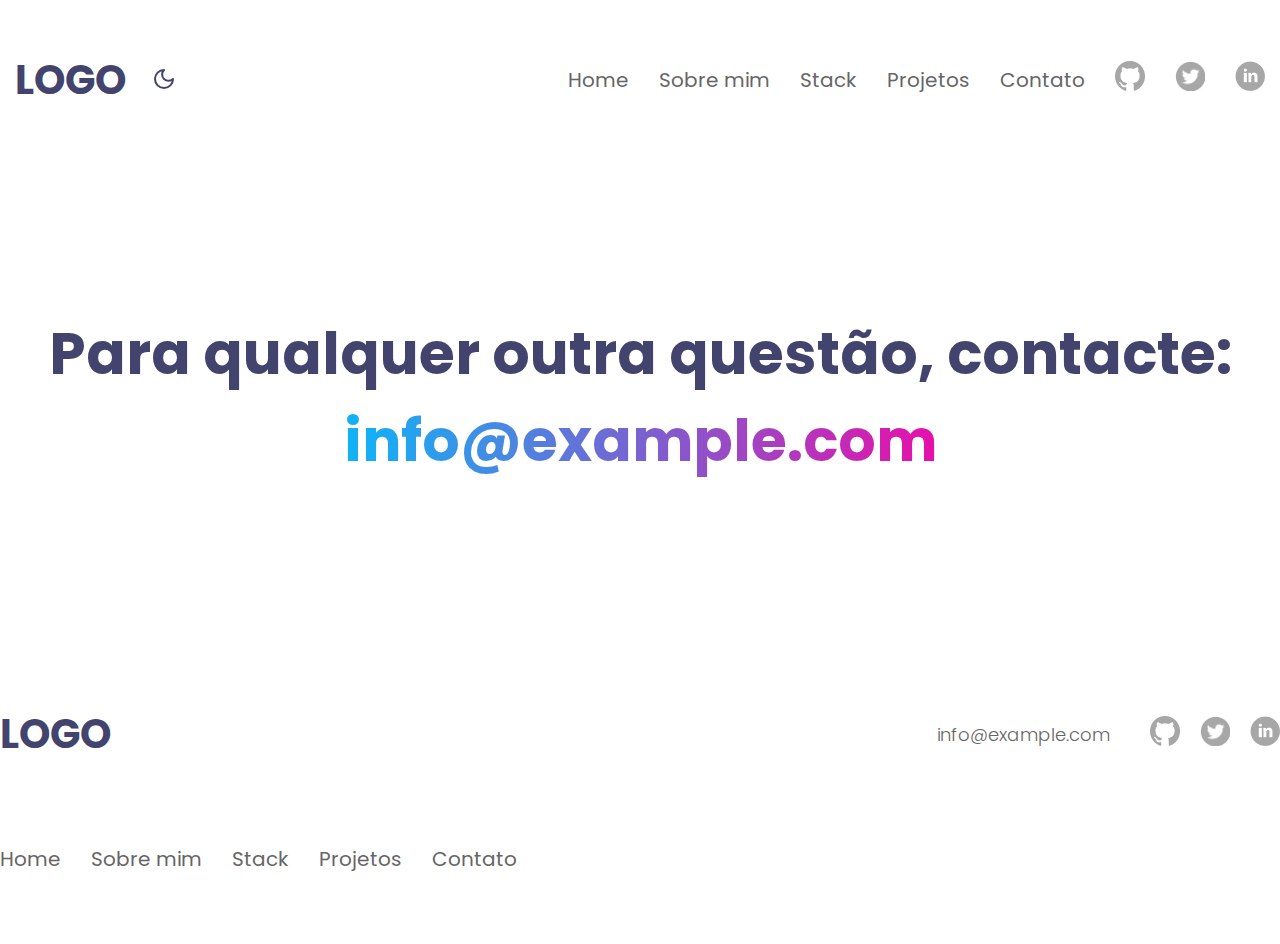
<file: src/contact.html>
<!doctype html>
<html lang="pt" data-theme="light">
  <head>
    <title>Hello World</title>
    <meta charset="UTF-8" />
    <meta name="viewport" content="width=device-width, initial-scale=1.0" />
    <link rel="preconnect" href="https://fonts.googleapis.com" />
    <link rel="preconnect" href="https://fonts.gstatic.com" crossorigin />
    <link
      href="https://fonts.googleapis.com/css2?family=Poppins:ital,wght@0,100;0,200;0,300;0,400;0,500;0,600;0,700;0,800;0,900;1,100;1,200;1,300;1,400;1,500;1,600;1,700;1,800;1,900&display=swap"
      rel="stylesheet"
    />
    <link rel="stylesheet" href="./css/main.css" />
  </head>
  <body class="contact-page">
    <div class="container">
      <header class="primaryHeader">
        <div class="columnLeft">
          <a href="index.html">LOGO</a>
          <button id="toggleDarkMode" onclick="toggleDarkMode()">
            <svg
              xmlns="http://www.w3.org/2000/svg"
              width="24"
              height="24"
              viewBox="0 0 24 24"
              fill="none"
              stroke="currentColor"
              stroke-width="2"
              stroke-linecap="round"
              stroke-linejoin="round"
              class="lucide lucide-moon"
            >
              <path d="M12 3a6 6 0 0 0 9 9 9 9 0 1 1-9-9Z" />
            </svg>
          </button>
        </div>
        <div class="columnRight">
          <nav>
            <ul>
              <li>
                <a href="index.html">Home</a>
              </li>
              <li>
                <a href="about.html">Sobre mim</a>
              </li>
              <li>
                <a href="stack.html">Stack</a>
              </li>
              <li>
                <a href="projects.html">Projetos</a>
              </li>
              <li>
                <a href="contact.html">Contato</a>
              </li>
              <li>
                <a href="https://github.com/CloudDriven" target="_blank">
                  <img
                    src="assets/images/icon-github.png"
                    alt="icon github"
                    width="30"
                    height="30"
                  />
                </a>
              </li>
              <li>
                <a href="#" target="_blank">
                  <img
                    src="assets/images/icon-twitter.png"
                    alt="icon twitter"
                    width="30"
                    height="30"
                  />
                </a>
              </li>
              <li>
                <a
                  href="https://www.linkedin.com/in/pedro-duarte29/"
                  target="_blank"
                >
                  <img
                    src="assets/images/icon-linkedin.png"
                    alt="icon linkedin"
                    width="30"
                    height="30"
                  />
                </a>
              </li>
            </ul>
          </nav>
          <div class="menuMobileWrapper">
            <button onclick="openMenuMobile()" class="btnOpenMenuMobile">
              <svg
                width="32"
                height="32"
                viewBox="0 0 32 32"
                fill="none"
                xmlns="http://www.w3.org/2000/svg"
              >
                <path
                  d="M5.33337 6.66667H26.6667"
                  stroke="white"
                  stroke-width="4"
                  stroke-linecap="round"
                  stroke-linejoin="round"
                />
                <path
                  d="M5.33337 16H26.6667"
                  stroke="white"
                  stroke-width="4"
                  stroke-linecap="round"
                  stroke-linejoin="round"
                />
                <path
                  d="M5.33337 25.3333H26.6667"
                  stroke="white"
                  stroke-width="4"
                  stroke-linecap="round"
                  stroke-linejoin="round"
                />
              </svg>
            </button>
            <div class="drawerMenu">
              <div>
                <button onclick="closeMenuMobile()" class="btnCloseMenuMobile">
                  <svg
                    width="37"
                    height="37"
                    viewBox="0 0 37 37"
                    fill="none"
                    xmlns="http://www.w3.org/2000/svg"
                  >
                    <path
                      d="M29.2917 4.625H7.70833C6.00546 4.625 4.625 6.00546 4.625 7.70833V29.2917C4.625 30.9945 6.00546 32.375 7.70833 32.375H29.2917C30.9945 32.375 32.375 30.9945 32.375 29.2917V7.70833C32.375 6.00546 30.9945 4.625 29.2917 4.625Z"
                      stroke="#42446E"
                      stroke-width="3"
                      stroke-linecap="round"
                      stroke-linejoin="round"
                    />
                    <path
                      d="M23.125 4.625V32.375"
                      stroke="#42446E"
                      stroke-width="3"
                      stroke-linecap="round"
                      stroke-linejoin="round"
                    />
                    <path
                      d="M12.3334 13.875L16.9584 18.5L12.3334 23.125"
                      stroke="#42446E"
                      stroke-width="3"
                      stroke-linecap="round"
                      stroke-linejoin="round"
                    />
                  </svg>
                </button>
                <nav>
                  <ul>
                    <li>
                      <a href="index.html">Home</a>
                    </li>
                    <li>
                      <a href="about.html">Sobre mim</a>
                    </li>
                    <li>
                      <a href="stack.html">Stack</a>
                    </li>
                    <li>
                      <a href="projects.html">Projetos</a>
                    </li>
                    <li>
                      <a href="contact.html">Contato</a>
                    </li>
                  </ul>
                </nav>
              </div>
              <div class="footerWrapper">
                <div class="mainFooter">
                  <div class="mainFooterColumn left">
                    <h2>LOGO</h2>
                  </div>
                  <div class="mainFooterColumn right">
                    <div>
                      <a href="mailto:info@example.com">info@example.com</a>
                    </div>
                    <div>
                      <ul>
                        <li>
                          <a
                            href="#"
                            target="_blank"
                          >
                            <img
                              src="assets/images/icon-github.png"
                              alt="icon github"
                              width="30"
                              height="30"
                            />
                          </a>
                        </li>
                        <li>
                          <a href="#" target="_blank">
                            <img
                              src="assets/images/icon-twitter.png"
                              alt="icon twitter"
                              width="30"
                              height="30"
                            />
                          </a>
                        </li>
                        <li>
                          <a
                            href="#"
                            target="_blank"
                          >
                            <img
                              src="assets/images/icon-linkedin.png"
                              alt="icon linkedin"
                              width="30"
                              height="30"
                            />
                          </a>
                        </li>
                      </ul>
                    </div>
                  </div>
                </div>
              </div>
            </div>
          </div>
        </div>
        </div>
      </header>
      <main>
        <!-- CONTEÚDO -->
        <section class="sectionContact">
          <header>
            <h1>Para qualquer outra questão, contacte:</h1>
          </header>
          <a class="contentEmail" href="mailto:info@example.com"
            >info@example.com</a
          >
        </section>
      </main>
      <footer class="footerWrapper">
        <div class="mainFooter">
          <div class="mainFooterColumn left">
            <h2>LOGO</h2>
          </div>
          <div class="mainFooterColumn right">
            <div>
              <a href="mailto:info@example.com">info@example.com</a>
            </div>
            <div>
              <ul>
                <li>
                  <a href="https://github.com/CloudDriven" target="_blank">
                    <img
                      src="assets/images/icon-github.png"
                      alt="icon github"
                      width="30"
                      height="30"
                    />
                  </a>
                </li>
                <li>
                  <a href="#" target="_blank">
                    <img
                      src="assets/images/icon-twitter.png"
                      alt="icon twitter"
                      width="30"
                      height="30"
                    />
                  </a>
                </li>
                <li>
                  <a
                    href="https://www.linkedin.com/in/pedro-duarte29/"
                    target="_blank"
                  >
                    <img
                      src="assets/images/icon-linkedin.png"
                      alt="icon linkedin"
                      width="30"
                      height="30"
                    />
                  </a>
                </li>
              </ul>
            </div>
          </div>
        </div>
        <div class="miniFooter">
          <nav>
            <ul>
              <li>
                <a href="index.html">Home</a>
              </li>
              <li>
                <a href="about.html">Sobre mim</a>
              </li>
              <li>
                <a href="stack.html">Stack</a>
              </li>
              <li>
                <a href="projects.html">Projetos</a>
              </li>
              <li>
                <a href="contact.html">Contato</a>
              </li>
              <li></li>
            </ul>
          </nav>
        </div>
      </footer>
    </div>
    <script src="./js/main.js"></script>
  </body>
</html>
</file>
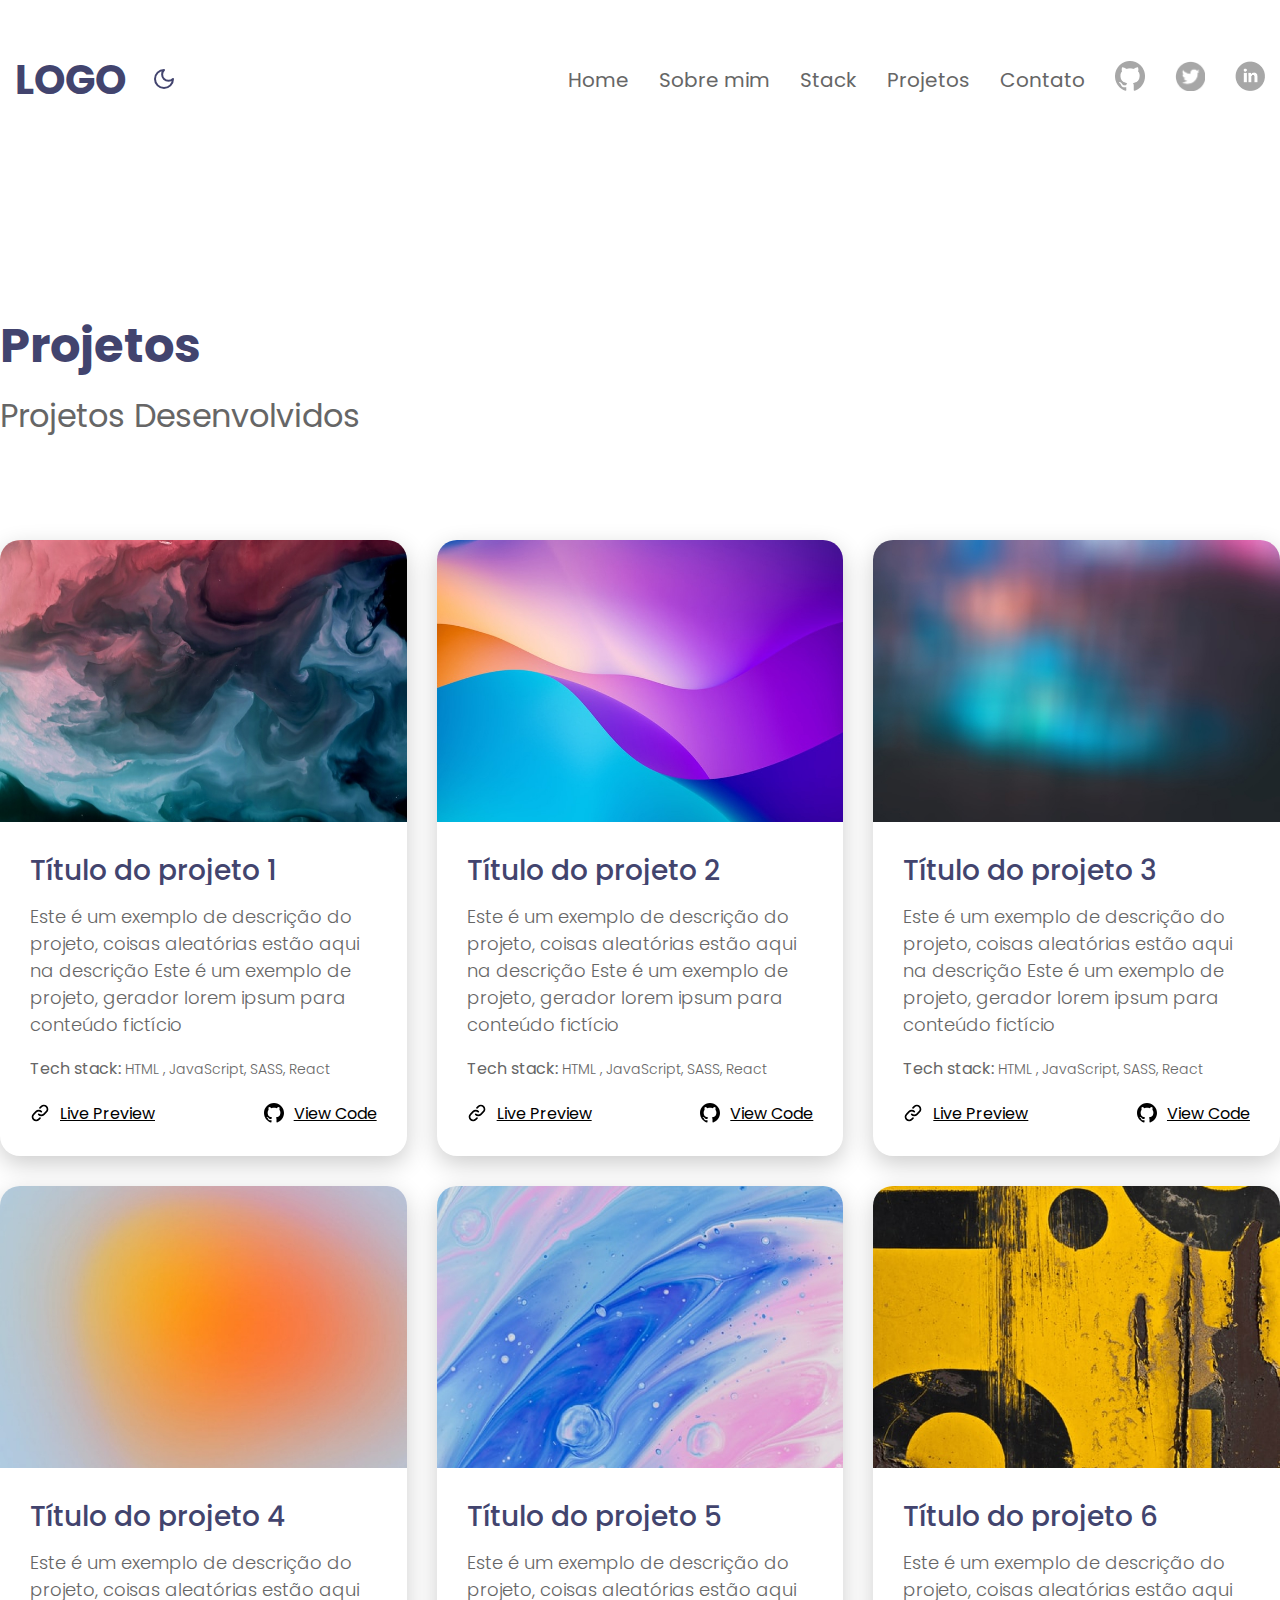
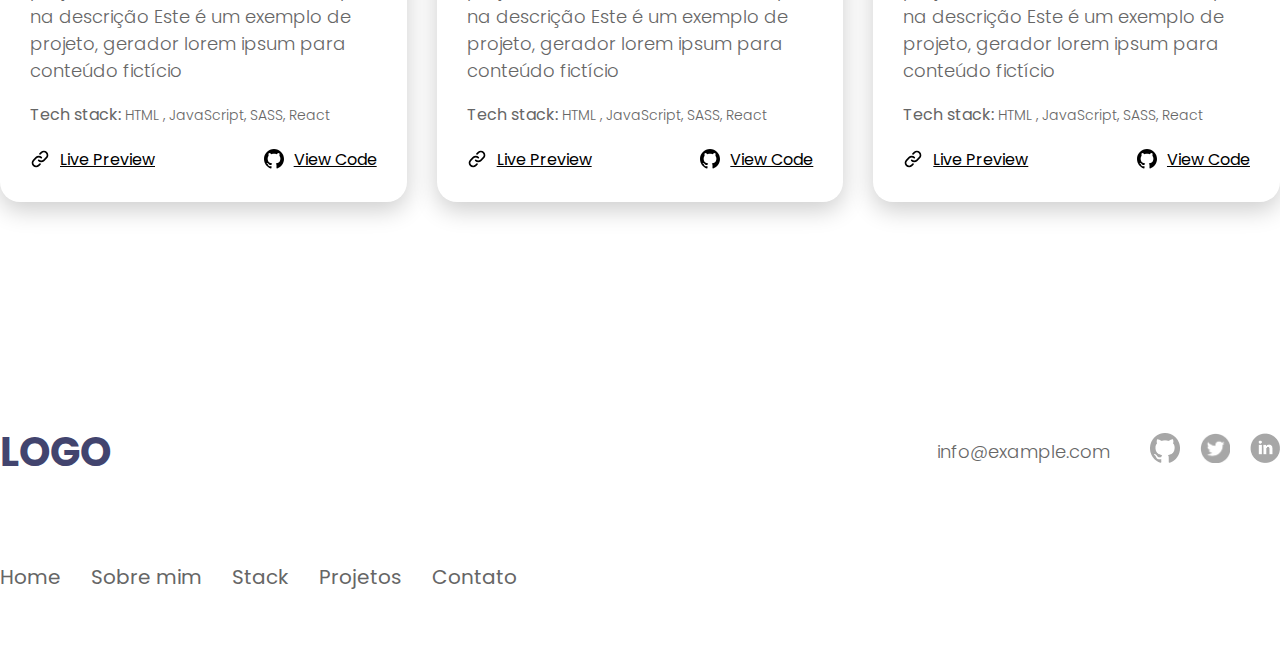
<file: src/projects.html>
<!DOCTYPE html>
<html lang="pt" data-theme="light">
  <head>
    <title>Hello World</title>
    <meta charset="UTF-8" />
    <meta name="viewport" content="width=device-width, initial-scale=1.0" />
    <link rel="preconnect" href="https://fonts.googleapis.com" />
    <link rel="preconnect" href="https://fonts.gstatic.com" crossorigin />
    <link
      href="https://fonts.googleapis.com/css2?family=Poppins:ital,wght@0,100;0,200;0,300;0,400;0,500;0,600;0,700;0,800;0,900;1,100;1,200;1,300;1,400;1,500;1,600;1,700;1,800;1,900&display=swap"
      rel="stylesheet"
    />
    <link rel="stylesheet" href="./css/main.css" />
  </head>
  <body class="projects-page">
    <div class="container">
      <header class="primaryHeader">
        <div class="columnLeft">
          <a href="index.html">LOGO</a>
          <button id="toggleDarkMode" onclick="toggleDarkMode()">
            <svg
              xmlns="http://www.w3.org/2000/svg"
              width="24"
              height="24"
              viewBox="0 0 24 24"
              fill="none"
              stroke="currentColor"
              stroke-width="2"
              stroke-linecap="round"
              stroke-linejoin="round"
              class="lucide lucide-moon"
            >
              <path d="M12 3a6 6 0 0 0 9 9 9 9 0 1 1-9-9Z" />
            </svg>
          </button>
        </div>
        <div class="columnRight">
          <nav>
            <ul>
              <li>
                <a href="index.html">Home</a>
              </li>
              <li>
                <a href="about.html">Sobre mim</a>
              </li>
              <li>
                <a href="stack.html">Stack</a>
              </li>
              <li>
                <a href="projects.html">Projetos</a>
              </li>
              <li>
                <a href="contact.html">Contato</a>
              </li>
              <li>
                <a href="https://github.com/CloudDriven" target="_blank">
                  <img
                    src="assets/images/icon-github.png"
                    alt="icon github"
                    width="30"
                    height="30"
                  />
                </a>
              </li>
              <li>
                <a href="#" target="_blank">
                  <img
                    src="assets/images/icon-twitter.png"
                    alt="icon twitter"
                    width="30"
                    height="30"
                  />
                </a>
              </li>
              <li>
                <a
                  href="https://www.linkedin.com/in/pedro-duarte29/"
                  target="_blank"
                >
                  <img
                    src="assets/images/icon-linkedin.png"
                    alt="icon linkedin"
                    width="30"
                    height="30"
                  />
                </a>
              </li>
            </ul>
          </nav>
          <div class="menuMobileWrapper">
            <button onclick="openMenuMobile()" class="btnOpenMenuMobile">
              <svg
                width="32"
                height="32"
                viewBox="0 0 32 32"
                fill="none"
                xmlns="http://www.w3.org/2000/svg"
              >
                <path
                  d="M5.33337 6.66667H26.6667"
                  stroke="white"
                  stroke-width="4"
                  stroke-linecap="round"
                  stroke-linejoin="round"
                />
                <path
                  d="M5.33337 16H26.6667"
                  stroke="white"
                  stroke-width="4"
                  stroke-linecap="round"
                  stroke-linejoin="round"
                />
                <path
                  d="M5.33337 25.3333H26.6667"
                  stroke="white"
                  stroke-width="4"
                  stroke-linecap="round"
                  stroke-linejoin="round"
                />
              </svg>
            </button>
            <div class="drawerMenu">
              <div>
                <button onclick="closeMenuMobile()" class="btnCloseMenuMobile">
                  <svg
                    width="37"
                    height="37"
                    viewBox="0 0 37 37"
                    fill="none"
                    xmlns="http://www.w3.org/2000/svg"
                  >
                    <path
                      d="M29.2917 4.625H7.70833C6.00546 4.625 4.625 6.00546 4.625 7.70833V29.2917C4.625 30.9945 6.00546 32.375 7.70833 32.375H29.2917C30.9945 32.375 32.375 30.9945 32.375 29.2917V7.70833C32.375 6.00546 30.9945 4.625 29.2917 4.625Z"
                      stroke="#42446E"
                      stroke-width="3"
                      stroke-linecap="round"
                      stroke-linejoin="round"
                    />
                    <path
                      d="M23.125 4.625V32.375"
                      stroke="#42446E"
                      stroke-width="3"
                      stroke-linecap="round"
                      stroke-linejoin="round"
                    />
                    <path
                      d="M12.3334 13.875L16.9584 18.5L12.3334 23.125"
                      stroke="#42446E"
                      stroke-width="3"
                      stroke-linecap="round"
                      stroke-linejoin="round"
                    />
                  </svg>
                </button>
                <nav>
                  <ul>
                    <li>
                      <a href="index.html">Home</a>
                    </li>
                    <li>
                      <a href="about.html">Sobre mim</a>
                    </li>
                    <li>
                      <a href="stack.html">Stack</a>
                    </li>
                    <li>
                      <a href="projects.html">Projetos</a>
                    </li>
                    <li>
                      <a href="contact.html">Contato</a>
                    </li>
                  </ul>
                </nav>
              </div>
              <div class="footerWrapper">
                <div class="mainFooter">
                  <div class="mainFooterColumn left">
                    <h2>LOGO</h2>
                  </div>
                  <div class="mainFooterColumn right">
                    <div>
                      <a href="mailto:info@example.com">info@example.com</a>
                    </div>
                    <div>
                      <ul>
                        <li>
                          <a
                            href="#"
                            target="_blank"
                          >
                            <img
                              src="assets/images/icon-github.png"
                              alt="icon github"
                              width="30"
                              height="30"
                            />
                          </a>
                        </li>
                        <li>
                          <a href="#" target="_blank">
                            <img
                              src="assets/images/icon-twitter.png"
                              alt="icon twitter"
                              width="30"
                              height="30"
                            />
                          </a>
                        </li>
                        <li>
                          <a
                            href="#"
                            target="_blank"
                          >
                            <img
                              src="assets/images/icon-linkedin.png"
                              alt="icon linkedin"
                              width="30"
                              height="30"
                            />
                          </a>
                        </li>
                      </ul>
                    </div>
                  </div>
                </div>
              </div>
            </div>
          </div>
        </div>
        </div>
      </header>
      <main>
        <!-- CONTEÚDO -->
        <section class="sectionProjects">
          <header>
            <h2>Projetos</h2>
            <h3>Projetos Desenvolvidos</h3>
          </header>
          <div class="projectsContainer">
            <article class="projectBox">
              <header>
                <img
                  width="375"
                  src="./assets/images/project1img.jpg"
                  alt="Imagem Projeto 1"
                />
              </header>
              <div class="projectContent">
                <h4>Título do projeto 1</h4>
                <p>
                  Este é um exemplo de descrição do projeto, coisas aleatórias
                  estão aqui na descrição Este é um exemplo de projeto, gerador
                  lorem ipsum para conteúdo fictício
                </p>
                <small>
                  <strong>Tech stack:</strong> HTML , JavaScript, SASS, React
                </small>
                <div class="projectActions">
                  <div class="linkWithIcon">
                    <svg
                      width="20"
                      height="20"
                      viewBox="0 0 20 20"
                      fill="none"
                      xmlns="http://www.w3.org/2000/svg"
                    >
                      <path
                        d="M11.2867 8.7133C10.6041 8.031 9.67846 7.64771 8.71334 7.64771C7.74821 7.64771 6.82259 8.031 6.14 8.7133L3.56584 11.2866C2.88324 11.9692 2.49976 12.895 2.49976 13.8604C2.49976 14.8257 2.88324 15.7515 3.56584 16.4341C4.24844 17.1167 5.17424 17.5002 6.13959 17.5002C7.10493 17.5002 8.03074 17.1167 8.71334 16.4341L10 15.1475"
                        stroke="black"
                        stroke-width="1.66667"
                        stroke-linecap="round"
                        stroke-linejoin="round"
                      />
                      <path
                        d="M8.71335 11.2867C9.39594 11.969 10.3216 12.3523 11.2867 12.3523C12.2518 12.3523 13.1774 11.969 13.86 11.2867L16.4342 8.71334C17.1168 8.03074 17.5003 7.10493 17.5003 6.13959C17.5003 5.17424 17.1168 4.24844 16.4342 3.56584C15.7516 2.88324 14.8258 2.49976 13.8604 2.49976C12.8951 2.49976 11.9693 2.88324 11.2867 3.56584L10 4.8525"
                        stroke="black"
                        stroke-width="1.66667"
                        stroke-linecap="round"
                        stroke-linejoin="round"
                      />
                    </svg>
                    <a href="#">Live Preview</a>
                  </div>
                  <div class="linkWithIcon">
                    <svg width="20" height="20" viewBox="0 0 20 20" fill="none" xmlns="http://www.w3.org/2000/svg">
                      <g clip-path="url(#clip0_10_104)">
                      <path fill-rule="evenodd" clip-rule="evenodd" d="M10 0C4.475 0 0 4.475 0 10C0 14.425 2.8625 18.1625 6.8375 19.4875C7.3375 19.575 7.525 19.275 7.525 19.0125C7.525 18.775 7.5125 17.9875 7.5125 17.15C5 17.6125 4.35 16.5375 4.15 15.975C4.0375 15.6875 3.55 14.8 3.125 14.5625C2.775 14.375 2.275 13.9125 3.1125 13.9C3.9 13.8875 4.4625 14.625 4.65 14.925C5.55 16.4375 6.9875 16.0125 7.5625 15.75C7.65 15.1 7.9125 14.6625 8.2 14.4125C5.975 14.1625 3.65 13.3 3.65 9.475C3.65 8.3875 4.0375 7.4875 4.675 6.7875C4.575 6.5375 4.225 5.5125 4.775 4.1375C4.775 4.1375 5.6125 3.875 7.525 5.1625C8.325 4.9375 9.175 4.825 10.025 4.825C10.875 4.825 11.725 4.9375 12.525 5.1625C14.4375 3.8625 15.275 4.1375 15.275 4.1375C15.825 5.5125 15.475 6.5375 15.375 6.7875C16.0125 7.4875 16.4 8.375 16.4 9.475C16.4 13.3125 14.0625 14.1625 11.8375 14.4125C12.2 14.725 12.5125 15.325 12.5125 16.2625C12.5125 17.6 12.5 18.675 12.5 19.0125C12.5 19.275 12.6875 19.5875 13.1875 19.4875C15.1726 18.8173 16.8976 17.5414 18.1197 15.8395C19.3418 14.1375 19.9994 12.0952 20 10C20 4.475 15.525 0 10 0Z" fill="black"/>
                      </g>
                      <defs>
                      <clipPath id="clip0_10_104">
                      <rect width="20" height="20" fill="white"/>
                      </clipPath>
                      </defs>
                      </svg>
                    <a href="#">View Code</a>
                  </div>
              </div>
            </article>
            <article class="projectBox">
              <header>
                <img
                  width="375"
                  src="./assets/images/project2img.jpg"
                  alt="Imagem Projeto 1"
                />
              </header>
              <div class="projectContent">
                <h4>Título do projeto 2</h4>
                <p>
                  Este é um exemplo de descrição do projeto, coisas aleatórias
                  estão aqui na descrição Este é um exemplo de projeto, gerador
                  lorem ipsum para conteúdo fictício
                </p>
                <small>
                  <strong>Tech stack:</strong> HTML , JavaScript, SASS, React
                </small>
                <div class="projectActions">
                  <div class="linkWithIcon">
                    <svg
                      width="20"
                      height="20"
                      viewBox="0 0 20 20"
                      fill="none"
                      xmlns="http://www.w3.org/2000/svg"
                    >
                      <path
                        d="M11.2867 8.7133C10.6041 8.031 9.67846 7.64771 8.71334 7.64771C7.74821 7.64771 6.82259 8.031 6.14 8.7133L3.56584 11.2866C2.88324 11.9692 2.49976 12.895 2.49976 13.8604C2.49976 14.8257 2.88324 15.7515 3.56584 16.4341C4.24844 17.1167 5.17424 17.5002 6.13959 17.5002C7.10493 17.5002 8.03074 17.1167 8.71334 16.4341L10 15.1475"
                        stroke="black"
                        stroke-width="1.66667"
                        stroke-linecap="round"
                        stroke-linejoin="round"
                      />
                      <path
                        d="M8.71335 11.2867C9.39594 11.969 10.3216 12.3523 11.2867 12.3523C12.2518 12.3523 13.1774 11.969 13.86 11.2867L16.4342 8.71334C17.1168 8.03074 17.5003 7.10493 17.5003 6.13959C17.5003 5.17424 17.1168 4.24844 16.4342 3.56584C15.7516 2.88324 14.8258 2.49976 13.8604 2.49976C12.8951 2.49976 11.9693 2.88324 11.2867 3.56584L10 4.8525"
                        stroke="black"
                        stroke-width="1.66667"
                        stroke-linecap="round"
                        stroke-linejoin="round"
                      />
                    </svg>
                    <a href="#">Live Preview</a>
                  </div>
                  <div class="linkWithIcon">
                    <svg width="20" height="20" viewBox="0 0 20 20" fill="none" xmlns="http://www.w3.org/2000/svg">
                      <g clip-path="url(#clip0_10_104)">
                      <path fill-rule="evenodd" clip-rule="evenodd" d="M10 0C4.475 0 0 4.475 0 10C0 14.425 2.8625 18.1625 6.8375 19.4875C7.3375 19.575 7.525 19.275 7.525 19.0125C7.525 18.775 7.5125 17.9875 7.5125 17.15C5 17.6125 4.35 16.5375 4.15 15.975C4.0375 15.6875 3.55 14.8 3.125 14.5625C2.775 14.375 2.275 13.9125 3.1125 13.9C3.9 13.8875 4.4625 14.625 4.65 14.925C5.55 16.4375 6.9875 16.0125 7.5625 15.75C7.65 15.1 7.9125 14.6625 8.2 14.4125C5.975 14.1625 3.65 13.3 3.65 9.475C3.65 8.3875 4.0375 7.4875 4.675 6.7875C4.575 6.5375 4.225 5.5125 4.775 4.1375C4.775 4.1375 5.6125 3.875 7.525 5.1625C8.325 4.9375 9.175 4.825 10.025 4.825C10.875 4.825 11.725 4.9375 12.525 5.1625C14.4375 3.8625 15.275 4.1375 15.275 4.1375C15.825 5.5125 15.475 6.5375 15.375 6.7875C16.0125 7.4875 16.4 8.375 16.4 9.475C16.4 13.3125 14.0625 14.1625 11.8375 14.4125C12.2 14.725 12.5125 15.325 12.5125 16.2625C12.5125 17.6 12.5 18.675 12.5 19.0125C12.5 19.275 12.6875 19.5875 13.1875 19.4875C15.1726 18.8173 16.8976 17.5414 18.1197 15.8395C19.3418 14.1375 19.9994 12.0952 20 10C20 4.475 15.525 0 10 0Z" fill="black"/>
                      </g>
                      <defs>
                      <clipPath id="clip0_10_104">
                      <rect width="20" height="20" fill="white"/>
                      </clipPath>
                      </defs>
                      </svg>
                    <a href="#">View Code</a>
                  </div>
              </div>
            </article>
            <article class="projectBox">
              <header>
                <img
                  width="375"
                  src="./assets/images/project3img.jpg"
                  alt="Imagem Projeto 1"
                />
              </header>
              <div class="projectContent">
                <h4>Título do projeto 3</h4>
                <p>
                  Este é um exemplo de descrição do projeto, coisas aleatórias
                  estão aqui na descrição Este é um exemplo de projeto, gerador
                  lorem ipsum para conteúdo fictício
                </p>
                <small>
                  <strong>Tech stack:</strong> HTML , JavaScript, SASS, React
                </small>
                <div class="projectActions">
                  <div class="linkWithIcon">
                    <svg
                      width="20"
                      height="20"
                      viewBox="0 0 20 20"
                      fill="none"
                      xmlns="http://www.w3.org/2000/svg"
                    >
                      <path
                        d="M11.2867 8.7133C10.6041 8.031 9.67846 7.64771 8.71334 7.64771C7.74821 7.64771 6.82259 8.031 6.14 8.7133L3.56584 11.2866C2.88324 11.9692 2.49976 12.895 2.49976 13.8604C2.49976 14.8257 2.88324 15.7515 3.56584 16.4341C4.24844 17.1167 5.17424 17.5002 6.13959 17.5002C7.10493 17.5002 8.03074 17.1167 8.71334 16.4341L10 15.1475"
                        stroke="black"
                        stroke-width="1.66667"
                        stroke-linecap="round"
                        stroke-linejoin="round"
                      />
                      <path
                        d="M8.71335 11.2867C9.39594 11.969 10.3216 12.3523 11.2867 12.3523C12.2518 12.3523 13.1774 11.969 13.86 11.2867L16.4342 8.71334C17.1168 8.03074 17.5003 7.10493 17.5003 6.13959C17.5003 5.17424 17.1168 4.24844 16.4342 3.56584C15.7516 2.88324 14.8258 2.49976 13.8604 2.49976C12.8951 2.49976 11.9693 2.88324 11.2867 3.56584L10 4.8525"
                        stroke="black"
                        stroke-width="1.66667"
                        stroke-linecap="round"
                        stroke-linejoin="round"
                      />
                    </svg>
                    <a href="#">Live Preview</a>
                  </div>
                  <div class="linkWithIcon">
                    <svg width="20" height="20" viewBox="0 0 20 20" fill="none" xmlns="http://www.w3.org/2000/svg">
                      <g clip-path="url(#clip0_10_104)">
                      <path fill-rule="evenodd" clip-rule="evenodd" d="M10 0C4.475 0 0 4.475 0 10C0 14.425 2.8625 18.1625 6.8375 19.4875C7.3375 19.575 7.525 19.275 7.525 19.0125C7.525 18.775 7.5125 17.9875 7.5125 17.15C5 17.6125 4.35 16.5375 4.15 15.975C4.0375 15.6875 3.55 14.8 3.125 14.5625C2.775 14.375 2.275 13.9125 3.1125 13.9C3.9 13.8875 4.4625 14.625 4.65 14.925C5.55 16.4375 6.9875 16.0125 7.5625 15.75C7.65 15.1 7.9125 14.6625 8.2 14.4125C5.975 14.1625 3.65 13.3 3.65 9.475C3.65 8.3875 4.0375 7.4875 4.675 6.7875C4.575 6.5375 4.225 5.5125 4.775 4.1375C4.775 4.1375 5.6125 3.875 7.525 5.1625C8.325 4.9375 9.175 4.825 10.025 4.825C10.875 4.825 11.725 4.9375 12.525 5.1625C14.4375 3.8625 15.275 4.1375 15.275 4.1375C15.825 5.5125 15.475 6.5375 15.375 6.7875C16.0125 7.4875 16.4 8.375 16.4 9.475C16.4 13.3125 14.0625 14.1625 11.8375 14.4125C12.2 14.725 12.5125 15.325 12.5125 16.2625C12.5125 17.6 12.5 18.675 12.5 19.0125C12.5 19.275 12.6875 19.5875 13.1875 19.4875C15.1726 18.8173 16.8976 17.5414 18.1197 15.8395C19.3418 14.1375 19.9994 12.0952 20 10C20 4.475 15.525 0 10 0Z" fill="black"/>
                      </g>
                      <defs>
                      <clipPath id="clip0_10_104">
                      <rect width="20" height="20" fill="white"/>
                      </clipPath>
                      </defs>
                      </svg>
                    <a href="#">View Code</a>
                  </div>
              </div>
            </article>
            <article class="projectBox">
              <header>
                <img
                  width="375"
                  src="./assets/images/project4img.jpg"
                  alt="Imagem Projeto 1"
                />
              </header>
              <div class="projectContent">
                <h4>Título do projeto 4</h4>
                <p>
                  Este é um exemplo de descrição do projeto, coisas aleatórias
                  estão aqui na descrição Este é um exemplo de projeto, gerador
                  lorem ipsum para conteúdo fictício
                </p>
                <small>
                  <strong>Tech stack:</strong> HTML , JavaScript, SASS, React
                </small>
                <div class="projectActions">
                  <div class="linkWithIcon">
                    <svg
                      width="20"
                      height="20"
                      viewBox="0 0 20 20"
                      fill="none"
                      xmlns="http://www.w3.org/2000/svg"
                    >
                      <path
                        d="M11.2867 8.7133C10.6041 8.031 9.67846 7.64771 8.71334 7.64771C7.74821 7.64771 6.82259 8.031 6.14 8.7133L3.56584 11.2866C2.88324 11.9692 2.49976 12.895 2.49976 13.8604C2.49976 14.8257 2.88324 15.7515 3.56584 16.4341C4.24844 17.1167 5.17424 17.5002 6.13959 17.5002C7.10493 17.5002 8.03074 17.1167 8.71334 16.4341L10 15.1475"
                        stroke="black"
                        stroke-width="1.66667"
                        stroke-linecap="round"
                        stroke-linejoin="round"
                      />
                      <path
                        d="M8.71335 11.2867C9.39594 11.969 10.3216 12.3523 11.2867 12.3523C12.2518 12.3523 13.1774 11.969 13.86 11.2867L16.4342 8.71334C17.1168 8.03074 17.5003 7.10493 17.5003 6.13959C17.5003 5.17424 17.1168 4.24844 16.4342 3.56584C15.7516 2.88324 14.8258 2.49976 13.8604 2.49976C12.8951 2.49976 11.9693 2.88324 11.2867 3.56584L10 4.8525"
                        stroke="black"
                        stroke-width="1.66667"
                        stroke-linecap="round"
                        stroke-linejoin="round"
                      />
                    </svg>
                    <a href="#">Live Preview</a>
                  </div>
                  <div class="linkWithIcon">
                    <svg width="20" height="20" viewBox="0 0 20 20" fill="none" xmlns="http://www.w3.org/2000/svg">
                      <g clip-path="url(#clip0_10_104)">
                      <path fill-rule="evenodd" clip-rule="evenodd" d="M10 0C4.475 0 0 4.475 0 10C0 14.425 2.8625 18.1625 6.8375 19.4875C7.3375 19.575 7.525 19.275 7.525 19.0125C7.525 18.775 7.5125 17.9875 7.5125 17.15C5 17.6125 4.35 16.5375 4.15 15.975C4.0375 15.6875 3.55 14.8 3.125 14.5625C2.775 14.375 2.275 13.9125 3.1125 13.9C3.9 13.8875 4.4625 14.625 4.65 14.925C5.55 16.4375 6.9875 16.0125 7.5625 15.75C7.65 15.1 7.9125 14.6625 8.2 14.4125C5.975 14.1625 3.65 13.3 3.65 9.475C3.65 8.3875 4.0375 7.4875 4.675 6.7875C4.575 6.5375 4.225 5.5125 4.775 4.1375C4.775 4.1375 5.6125 3.875 7.525 5.1625C8.325 4.9375 9.175 4.825 10.025 4.825C10.875 4.825 11.725 4.9375 12.525 5.1625C14.4375 3.8625 15.275 4.1375 15.275 4.1375C15.825 5.5125 15.475 6.5375 15.375 6.7875C16.0125 7.4875 16.4 8.375 16.4 9.475C16.4 13.3125 14.0625 14.1625 11.8375 14.4125C12.2 14.725 12.5125 15.325 12.5125 16.2625C12.5125 17.6 12.5 18.675 12.5 19.0125C12.5 19.275 12.6875 19.5875 13.1875 19.4875C15.1726 18.8173 16.8976 17.5414 18.1197 15.8395C19.3418 14.1375 19.9994 12.0952 20 10C20 4.475 15.525 0 10 0Z" fill="black"/>
                      </g>
                      <defs>
                      <clipPath id="clip0_10_104">
                      <rect width="20" height="20" fill="white"/>
                      </clipPath>
                      </defs>
                      </svg>
                    <a href="#">View Code</a>
                  </div>
              </div>
            </article>
            <article class="projectBox">
              <header>
                <img
                  width="375"
                  src="./assets/images/project5img.jpg"
                  alt="Imagem Projeto 1"
                />
              </header>
              <div class="projectContent">
                <h4>Título do projeto 5</h4>
                <p>
                  Este é um exemplo de descrição do projeto, coisas aleatórias
                  estão aqui na descrição Este é um exemplo de projeto, gerador
                  lorem ipsum para conteúdo fictício
                </p>
                <small>
                  <strong>Tech stack:</strong> HTML , JavaScript, SASS, React
                </small>
                <div class="projectActions">
                  <div class="linkWithIcon">
                    <svg
                      width="20"
                      height="20"
                      viewBox="0 0 20 20"
                      fill="none"
                      xmlns="http://www.w3.org/2000/svg"
                    >
                      <path
                        d="M11.2867 8.7133C10.6041 8.031 9.67846 7.64771 8.71334 7.64771C7.74821 7.64771 6.82259 8.031 6.14 8.7133L3.56584 11.2866C2.88324 11.9692 2.49976 12.895 2.49976 13.8604C2.49976 14.8257 2.88324 15.7515 3.56584 16.4341C4.24844 17.1167 5.17424 17.5002 6.13959 17.5002C7.10493 17.5002 8.03074 17.1167 8.71334 16.4341L10 15.1475"
                        stroke="black"
                        stroke-width="1.66667"
                        stroke-linecap="round"
                        stroke-linejoin="round"
                      />
                      <path
                        d="M8.71335 11.2867C9.39594 11.969 10.3216 12.3523 11.2867 12.3523C12.2518 12.3523 13.1774 11.969 13.86 11.2867L16.4342 8.71334C17.1168 8.03074 17.5003 7.10493 17.5003 6.13959C17.5003 5.17424 17.1168 4.24844 16.4342 3.56584C15.7516 2.88324 14.8258 2.49976 13.8604 2.49976C12.8951 2.49976 11.9693 2.88324 11.2867 3.56584L10 4.8525"
                        stroke="black"
                        stroke-width="1.66667"
                        stroke-linecap="round"
                        stroke-linejoin="round"
                      />
                    </svg>
                    <a href="#">Live Preview</a>
                  </div>
                  <div class="linkWithIcon">
                    <svg width="20" height="20" viewBox="0 0 20 20" fill="none" xmlns="http://www.w3.org/2000/svg">
                      <g clip-path="url(#clip0_10_104)">
                      <path fill-rule="evenodd" clip-rule="evenodd" d="M10 0C4.475 0 0 4.475 0 10C0 14.425 2.8625 18.1625 6.8375 19.4875C7.3375 19.575 7.525 19.275 7.525 19.0125C7.525 18.775 7.5125 17.9875 7.5125 17.15C5 17.6125 4.35 16.5375 4.15 15.975C4.0375 15.6875 3.55 14.8 3.125 14.5625C2.775 14.375 2.275 13.9125 3.1125 13.9C3.9 13.8875 4.4625 14.625 4.65 14.925C5.55 16.4375 6.9875 16.0125 7.5625 15.75C7.65 15.1 7.9125 14.6625 8.2 14.4125C5.975 14.1625 3.65 13.3 3.65 9.475C3.65 8.3875 4.0375 7.4875 4.675 6.7875C4.575 6.5375 4.225 5.5125 4.775 4.1375C4.775 4.1375 5.6125 3.875 7.525 5.1625C8.325 4.9375 9.175 4.825 10.025 4.825C10.875 4.825 11.725 4.9375 12.525 5.1625C14.4375 3.8625 15.275 4.1375 15.275 4.1375C15.825 5.5125 15.475 6.5375 15.375 6.7875C16.0125 7.4875 16.4 8.375 16.4 9.475C16.4 13.3125 14.0625 14.1625 11.8375 14.4125C12.2 14.725 12.5125 15.325 12.5125 16.2625C12.5125 17.6 12.5 18.675 12.5 19.0125C12.5 19.275 12.6875 19.5875 13.1875 19.4875C15.1726 18.8173 16.8976 17.5414 18.1197 15.8395C19.3418 14.1375 19.9994 12.0952 20 10C20 4.475 15.525 0 10 0Z" fill="black"/>
                      </g>
                      <defs>
                      <clipPath id="clip0_10_104">
                      <rect width="20" height="20" fill="white"/>
                      </clipPath>
                      </defs>
                      </svg>
                    <a href="#">View Code</a>
                  </div>
              </div>
            </article>
            <article class="projectBox">
              <header>
                <img
                  width="375"
                  src="./assets/images/project6img.jpg"
                  alt="Imagem Projeto 1"
                />
              </header>
              <div class="projectContent">
                <h4>Título do projeto 6</h4>
                <p>
                  Este é um exemplo de descrição do projeto, coisas aleatórias
                  estão aqui na descrição Este é um exemplo de projeto, gerador
                  lorem ipsum para conteúdo fictício
                </p>
                <small>
                  <strong>Tech stack:</strong> HTML , JavaScript, SASS, React
                </small>
                <div class="projectActions">
                  <div class="linkWithIcon">
                    <svg
                      width="20"
                      height="20"
                      viewBox="0 0 20 20"
                      fill="none"
                      xmlns="http://www.w3.org/2000/svg"
                    >
                      <path
                        d="M11.2867 8.7133C10.6041 8.031 9.67846 7.64771 8.71334 7.64771C7.74821 7.64771 6.82259 8.031 6.14 8.7133L3.56584 11.2866C2.88324 11.9692 2.49976 12.895 2.49976 13.8604C2.49976 14.8257 2.88324 15.7515 3.56584 16.4341C4.24844 17.1167 5.17424 17.5002 6.13959 17.5002C7.10493 17.5002 8.03074 17.1167 8.71334 16.4341L10 15.1475"
                        stroke="black"
                        stroke-width="1.66667"
                        stroke-linecap="round"
                        stroke-linejoin="round"
                      />
                      <path
                        d="M8.71335 11.2867C9.39594 11.969 10.3216 12.3523 11.2867 12.3523C12.2518 12.3523 13.1774 11.969 13.86 11.2867L16.4342 8.71334C17.1168 8.03074 17.5003 7.10493 17.5003 6.13959C17.5003 5.17424 17.1168 4.24844 16.4342 3.56584C15.7516 2.88324 14.8258 2.49976 13.8604 2.49976C12.8951 2.49976 11.9693 2.88324 11.2867 3.56584L10 4.8525"
                        stroke="black"
                        stroke-width="1.66667"
                        stroke-linecap="round"
                        stroke-linejoin="round"
                      />
                    </svg>
                    <a href="#">Live Preview</a>
                  </div>
                  <div class="linkWithIcon">
                    <svg width="20" height="20" viewBox="0 0 20 20" fill="none" xmlns="http://www.w3.org/2000/svg">
                      <g clip-path="url(#clip0_10_104)">
                      <path fill-rule="evenodd" clip-rule="evenodd" d="M10 0C4.475 0 0 4.475 0 10C0 14.425 2.8625 18.1625 6.8375 19.4875C7.3375 19.575 7.525 19.275 7.525 19.0125C7.525 18.775 7.5125 17.9875 7.5125 17.15C5 17.6125 4.35 16.5375 4.15 15.975C4.0375 15.6875 3.55 14.8 3.125 14.5625C2.775 14.375 2.275 13.9125 3.1125 13.9C3.9 13.8875 4.4625 14.625 4.65 14.925C5.55 16.4375 6.9875 16.0125 7.5625 15.75C7.65 15.1 7.9125 14.6625 8.2 14.4125C5.975 14.1625 3.65 13.3 3.65 9.475C3.65 8.3875 4.0375 7.4875 4.675 6.7875C4.575 6.5375 4.225 5.5125 4.775 4.1375C4.775 4.1375 5.6125 3.875 7.525 5.1625C8.325 4.9375 9.175 4.825 10.025 4.825C10.875 4.825 11.725 4.9375 12.525 5.1625C14.4375 3.8625 15.275 4.1375 15.275 4.1375C15.825 5.5125 15.475 6.5375 15.375 6.7875C16.0125 7.4875 16.4 8.375 16.4 9.475C16.4 13.3125 14.0625 14.1625 11.8375 14.4125C12.2 14.725 12.5125 15.325 12.5125 16.2625C12.5125 17.6 12.5 18.675 12.5 19.0125C12.5 19.275 12.6875 19.5875 13.1875 19.4875C15.1726 18.8173 16.8976 17.5414 18.1197 15.8395C19.3418 14.1375 19.9994 12.0952 20 10C20 4.475 15.525 0 10 0Z" fill="black"/>
                      </g>
                      <defs>
                      <clipPath id="clip0_10_104">
                      <rect width="20" height="20" fill="white"/>
                      </clipPath>
                      </defs>
                      </svg>
                    <a href="#">View Code</a>
                  </div>
              </div>
            </article>
          </div>
        </section>
      </main>
        <footer class="footerWrapper">
          <div class="mainFooter">
            <div class="mainFooterColumn left">
              <h2>LOGO</h2>
            </div>
            <div class="mainFooterColumn right">
              <div>
                <a href="mailto:info@example.com">info@example.com</a>
              </div>
              <div>
                <ul>
                  <li>
                    <a href="https://github.com/CloudDriven" target="_blank">
                      <img
                        src="assets/images/icon-github.png"
                        alt="icon github"
                        width="30"
                        height="30"
                      />
                    </a>
                  </li>
                  <li>
                    <a href="#" target="_blank">
                      <img
                        src="assets/images/icon-twitter.png"
                        alt="icon twitter"
                        width="30"
                        height="30"
                      />
                    </a>
                  </li>
                  <li>
                    <a
                      href="https://www.linkedin.com/in/pedro-duarte29/"
                      target="_blank"
                    >
                      <img
                        src="assets/images/icon-linkedin.png"
                        alt="icon linkedin"
                        width="30"
                        height="30"
                      />
                    </a>
                  </li>
                </ul>
              </div>
            </div>
          </div>
          <div class="miniFooter">
            <nav>
              <ul>
                <li>
                  <a href="index.html">Home</a>
                </li>
                <li>
                  <a href="about.html">Sobre mim</a>
                </li>
                <li>
                  <a href="stack.html">Stack</a>
                </li>
                <li>
                  <a href="projects.html">Projetos</a>
                </li>
                <li>
                  <a href="contact.html">Contato</a>
                </li>
                <li>
              </ul>
            </nav>
          </div>
        </footer>
    </div>
    <script src="./js/main.js"></script>
  </body>
</html>
</file>
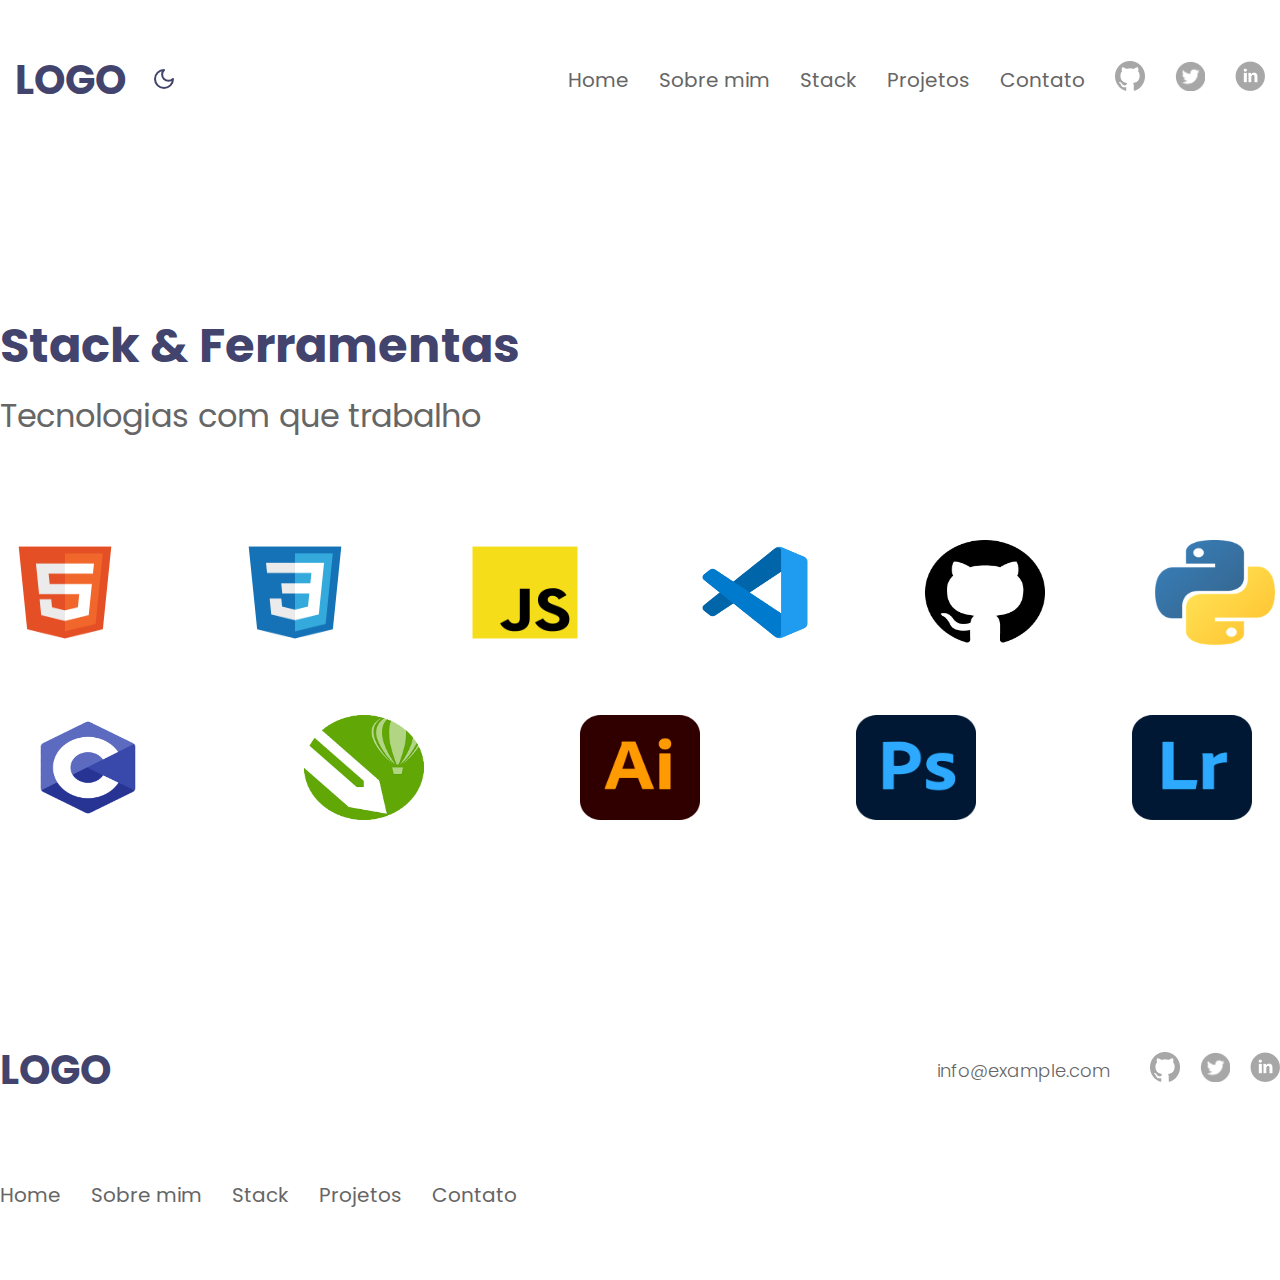
<file: src/stack.html>
<!doctype html>
<html lang="pt" data-theme="light">
  <head>
    <title>Hello World</title>
    <meta charset="UTF-8" />
    <meta name="viewport" content="width=device-width, initial-scale=1.0" />
    <link rel="preconnect" href="https://fonts.googleapis.com" />
    <link rel="preconnect" href="https://fonts.gstatic.com" crossorigin />
    <link
      href="https://fonts.googleapis.com/css2?family=Poppins:ital,wght@0,100;0,200;0,300;0,400;0,500;0,600;0,700;0,800;0,900;1,100;1,200;1,300;1,400;1,500;1,600;1,700;1,800;1,900&display=swap"
      rel="stylesheet"
    />
    <link rel="stylesheet" href="./css/main.css" />
  </head>
  <body class="stack-page">
    <div class="container">
      <header class="primaryHeader">
        <div class="columnLeft">
          <a href="index.html">LOGO</a>
          <button id="toggleDarkMode" onclick="toggleDarkMode()">
            <svg
              xmlns="http://www.w3.org/2000/svg"
              width="24"
              height="24"
              viewBox="0 0 24 24"
              fill="none"
              stroke="currentColor"
              stroke-width="2"
              stroke-linecap="round"
              stroke-linejoin="round"
              class="lucide lucide-moon"
            >
              <path d="M12 3a6 6 0 0 0 9 9 9 9 0 1 1-9-9Z" />
            </svg>
          </button>
        </div>
        <div class="columnRight">
          <nav>
            <ul>
              <li>
                <a href="index.html">Home</a>
              </li>
              <li>
                <a href="about.html">Sobre mim</a>
              </li>
              <li>
                <a href="stack.html">Stack</a>
              </li>
              <li>
                <a href="projects.html">Projetos</a>
              </li>
              <li>
                <a href="contact.html">Contato</a>
              </li>
              <li>
                <a href="https://github.com/CloudDriven" target="_blank">
                  <img
                    src="assets/images/icon-github.png"
                    alt="icon github"
                    width="30"
                    height="30"
                  />
                </a>
              </li>
              <li>
                <a href="#" target="_blank">
                  <img
                    src="assets/images/icon-twitter.png"
                    alt="icon twitter"
                    width="30"
                    height="30"
                  />
                </a>
              </li>
              <li>
                <a
                  href="https://www.linkedin.com/in/pedro-duarte29/"
                  target="_blank"
                >
                  <img
                    src="assets/images/icon-linkedin.png"
                    alt="icon linkedin"
                    width="30"
                    height="30"
                  />
                </a>
              </li>
            </ul>
          </nav>
          <div class="menuMobileWrapper">
            <button onclick="openMenuMobile()" class="btnOpenMenuMobile">
              <svg
                width="32"
                height="32"
                viewBox="0 0 32 32"
                fill="none"
                xmlns="http://www.w3.org/2000/svg"
              >
                <path
                  d="M5.33337 6.66667H26.6667"
                  stroke="white"
                  stroke-width="4"
                  stroke-linecap="round"
                  stroke-linejoin="round"
                />
                <path
                  d="M5.33337 16H26.6667"
                  stroke="white"
                  stroke-width="4"
                  stroke-linecap="round"
                  stroke-linejoin="round"
                />
                <path
                  d="M5.33337 25.3333H26.6667"
                  stroke="white"
                  stroke-width="4"
                  stroke-linecap="round"
                  stroke-linejoin="round"
                />
              </svg>
            </button>
            <div class="drawerMenu">
              <div>
                <button onclick="closeMenuMobile()" class="btnCloseMenuMobile">
                  <svg
                    width="37"
                    height="37"
                    viewBox="0 0 37 37"
                    fill="none"
                    xmlns="http://www.w3.org/2000/svg"
                  >
                    <path
                      d="M29.2917 4.625H7.70833C6.00546 4.625 4.625 6.00546 4.625 7.70833V29.2917C4.625 30.9945 6.00546 32.375 7.70833 32.375H29.2917C30.9945 32.375 32.375 30.9945 32.375 29.2917V7.70833C32.375 6.00546 30.9945 4.625 29.2917 4.625Z"
                      stroke="#42446E"
                      stroke-width="3"
                      stroke-linecap="round"
                      stroke-linejoin="round"
                    />
                    <path
                      d="M23.125 4.625V32.375"
                      stroke="#42446E"
                      stroke-width="3"
                      stroke-linecap="round"
                      stroke-linejoin="round"
                    />
                    <path
                      d="M12.3334 13.875L16.9584 18.5L12.3334 23.125"
                      stroke="#42446E"
                      stroke-width="3"
                      stroke-linecap="round"
                      stroke-linejoin="round"
                    />
                  </svg>
                </button>
                <nav>
                  <ul>
                    <li>
                      <a href="index.html">Home</a>
                    </li>
                    <li>
                      <a href="about.html">Sobre mim</a>
                    </li>
                    <li>
                      <a href="stack.html">Stack</a>
                    </li>
                    <li>
                      <a href="projects.html">Projetos</a>
                    </li>
                    <li>
                      <a href="contact.html">Contato</a>
                    </li>
                  </ul>
                </nav>
              </div>
              <div class="footerWrapper">
                <div class="mainFooter">
                  <div class="mainFooterColumn left">
                    <h2>LOGO</h2>
                  </div>
                  <div class="mainFooterColumn right">
                    <div>
                      <a href="mailto:info@example.com">info@example.com</a>
                    </div>
                    <div>
                      <ul>
                        <li>
                          <a
                            href="#"
                            target="_blank"
                          >
                            <img
                              src="assets/images/icon-github.png"
                              alt="icon github"
                              width="30"
                              height="30"
                            />
                          </a>
                        </li>
                        <li>
                          <a href="#" target="_blank">
                            <img
                              src="assets/images/icon-twitter.png"
                              alt="icon twitter"
                              width="30"
                              height="30"
                            />
                          </a>
                        </li>
                        <li>
                          <a
                            href="#"
                            target="_blank"
                          >
                            <img
                              src="assets/images/icon-linkedin.png"
                              alt="icon linkedin"
                              width="30"
                              height="30"
                            />
                          </a>
                        </li>
                      </ul>
                    </div>
                  </div>
                </div>
              </div>
            </div>
          </div>
        </div>
        </div>
      </header>
      <main>
        <!-- CONTEÚDO -->
        <section class="sectionStack">
          <header>
            <h2>Stack & Ferramentas</h2>
            <h3>Tecnologias com que trabalho</h3>
          </header>
          <div class="stackImagesContainer">
            <img
              src="assets/images/vscode-icons_file-type-html.png"
              alt="html"
              width="105"
              height="105"
            />
            <img
              src="assets/images/vscode-icons_file-type-css.png"
              alt="css"
              width="105"
              height="105"
            />
            <img
              src="assets/images/vscode-icons_file-type-js-official.png"
              alt="javascript"
              width="105"
              height="105"
            />
            <img
              src="assets/images/vscode-icons_file-type-vscode.png"
              alt="vscode"
              width="105"
              height="105"
            />
            <img
              src="assets/images/akar-icons_github-fill.png"
              alt="github"
              width="105"
              height="105"
              class="imageDark"
            />
            <img
              src="assets/images/akar-icons_github-fill-black.png"
              alt="github-black"
              width="105"
              height="105"
              class="imageLight"
            />
            <img
              src="assets/images/python-icon.png"
              alt="python"
              width="105"
              height="105"
            />
            <img
              src="assets/images/c-icon.png"
              alt="c"
              width="105"
              height="105"
            />
            <img
              src="assets/images/coreldraw-icon.png"
              alt="corelDraw"
              width="105"
              height="105"
            />
            <img
              src="assets/images/illustrator-icon.png"
              alt="illustrator"
              width="105"
              height="105"
            />
            <img
              src="assets/images/photoshop-icon.png"
              alt="photoshop"
              width="105"
              height="105"
            />
            <img
              src="assets/images/lightroom-icon.png"
              alt="lightroom"
              width="105"
              height="105"
            />
          </div>
        </section>
      </main>
      <footer class="footerWrapper">
        <div class="mainFooter">
          <div class="mainFooterColumn left">
            <h2>LOGO</h2>
          </div>
          <div class="mainFooterColumn right">
            <div>
              <a href="mailto:info@example.com">info@example.com</a>
            </div>
            <div>
              <ul>
                <li>
                  <a href="https://github.com/CloudDriven" target="_blank">
                    <img
                      src="assets/images/icon-github.png"
                      alt="icon github"
                      width="30"
                      height="30"
                    />
                  </a>
                </li>
                <li>
                  <a href="#" target="_blank">
                    <img
                      src="assets/images/icon-twitter.png"
                      alt="icon twitter"
                      width="30"
                      height="30"
                    />
                  </a>
                </li>
                <li>
                  <a
                    href="https://www.linkedin.com/in/pedro-duarte29/"
                    target="_blank"
                  >
                    <img
                      src="assets/images/icon-linkedin.png"
                      alt="icon linkedin"
                      width="30"
                      height="30"
                    />
                  </a>
                </li>
              </ul>
            </div>
          </div>
        </div>
        <div class="miniFooter">
          <nav>
            <ul>
              <li>
                <a href="index.html">Home</a>
              </li>
              <li>
                <a href="about.html">Sobre mim</a>
              </li>
              <li>
                <a href="stack.html">Stack</a>
              </li>
              <li>
                <a href="projects.html">Projetos</a>
              </li>
              <li>
                <a href="contact.html">Contato</a>
              </li>
              <li></li>
            </ul>
          </nav>
        </div>
      </footer>
    </div>
    <script src="./js/main.js"></script>
  </body>
</html>
</file>
<file: assets/css/main.css>
/*
 * MAIN
 * - CSS principal do projeto
*/

@import url("_variables.css");

html {
    font-size: 62.5%;
    font-family: "Poppins", sans-serif;
}

body {
    background-color: var(--background);
    color: #fff;
}


/*
*
* TIPOGRAFIA
*
*/
h1, 
h2 {
    font-weight: var(--fontWeightBold);
}

h1 {
    color: var(--colorH1);
    font-size: 5.8rem;
}

h2 {
   color: var(--colorH2);
   font-size: 3.8rem;
}

h3 {
    color: var(--colorH3);
    font-size: 2.8rem;
    font-weight: var(--fontWeightRegular);
}

h4 {
    color: var(--colorH4);
    font-size: 2.2rem;
    font-weight: var(--fontWeightMedium); 
}

p {
    color: var(--colorP);
    font-size: 1.5rem;
    font-weight: var(--fontWeightLight); 
}

small {
    color: var(--colorP);
    font-weight: var(--fontWeightLight); 
    font-size: 1.4rem;
}

strong {
    color: var(--colorP);
    font-weight: var(--fontWeightRegular); 
    font-size: 1.6rem;
}

section {
    margin: 100px 0;
}

.primaryHeader {
    display: flex;
    justify-content: space-between;
    align-items: center;
}

.primaryHeader .columnLeft {
    width: 20%;
    display: flex;
    justify-content: flex-start;
    align-items: center;
    gap: 20px;
}

.primaryHeader .columnLeft button {
    background-color: transparent;
    border: none;
    cursor: pointer;
}

.primaryHeader .columnLeft button svg {
    stroke: var(--colorText);
}

.primaryHeader .columnRight {
    width: 80%;
}

.primaryHeader .columnLeft h2 {
    font-size: 4rem;
    font-weight: var(--fontWeightBold);
}

.primaryHeader .columnRight nav ul {
    display: flex;
    justify-content: flex-end;
    align-items: center;
    gap: 30px;
}

.primaryHeader .columnRight nav ul li a {
    font-size: 2rem;
    color: var(--colorPrimaryMenu);
    text-decoration: none;
}

.primaryHeader .columnRight nav ul {
    list-style: none;
}

.container {
    width: 1280px;
    margin: 0 auto;
}

/*
   Section Banner
*/

.sectionBanner {
    display: flex;
    justify-content: space-between;
    align-items: center;
    width: 1200px;
    margin-left: auto;
    margin-right: auto;
}

.sectionBanner .columnLeft h1 {
    font-size: 5.8rem;
    line-height: 7rem;
}

.sectionBanner .columnLeft h1 span {
    background: var(--primaryGradient);
    background-clip: text;
    -webkit-text-fill-color: transparent;
}

.sectionBanner .columnRight img {
    width: calc(100% - 20px);
    height: calc(100% - 20px);
    border-radius: 100%;
}

.sectionBanner .columnRight {
    position: relative;
    border-radius: 100%;
    overflow: hidden;
    display: flex;
    justify-content: center;
    align-items: center;
    width: 349px;
    height: 349px;
    
}

.sectionBanner .columnRight::before {
    content: "";
    width: 100%;
    height: 100%;
    background: var(--primaryGradient);
    left: 0;
    top: 0;
    position: absolute;
    z-index: -1;
    transform: rotate(-90deg);
}

/*
   Section Stack
*/

.sectionStack header {
    text-align: center;
}

.sectionStack header h2 {
    margin-bottom: 10px;
}

.sectionStack header h3 {
    margin-top: 0;
}

.sectionStack .stackImagesContainer {
    display: flex;
    align-items: flex-start;
    justify-content: center;
    flex-wrap: wrap;
    column-gap: 100px;
    row-gap: 70px;
    margin-top: 100px;
    margin: 100px auto 0 auto;
}

.imageLight, .imageDark {
    display: none;
}

html[data-theme="light"] .imageLight {
    display: inline-block !important;
}

html[data-theme="dark"] .imageDark {
    display: inline-block !important;
}

/*
   Section Projets
*/


.sectionProjects header {
    text-align: center;
}

.sectionProjects header h2 {
    margin-bottom: 10px;
}

.sectionProjects header h3 {
    margin-top: 0;
}

.sectionProjects .projectsContainer {
    display: flex;
    align-items: flex-start;
    justify-content: flex-start;
    flex-wrap: wrap;
    column-gap: 40px;
    row-gap: 60px;
    margin-top: 100px;
}
.projectBox {
    max-width: 375px;
    width: 100%;
    border-radius: 20px;
    overflow: hidden;
    background-color: var(--backgroundProjectBox);
    box-shadow: rgba(000, 000, 000, 0.2) 0px 8px 24px;
} 

.projectContent {
    padding: 30px;
}

.projectContent h4 {
    margin: 0;
    line-height: 2.2rem;
}

.projectActions {
    display: flex;
    justify-content: space-between;
    align-items: center;
    width: 100%;
    margin-top: 20px;
}

.projectActions .linkWithIcon {
    display: flex;
    align-items: center;
    gap: 10px; 
}

.projectActions .linkWithIcon a {
    color: var(--colorAnchor);
    text-decoration: underline;
    font-size: 1.4rem;
}
.projectActions .linkWithIcon:first-child svg path {
    stroke: var(--colorAnchor);
}


.projectActions .linkWithIcon:last-child svg path {
    fill: var(--colorAnchor);
}

/* 
*footerWrapper
* mainFooter
*mainFooterColumn
*/

/*
   FOOTER
*/

.footerWrapper .mainFooter {
    display: flex;
    justify-content: space-between;
    align-items: center;
    border-bottom: 2px solid var(--grey03);
    height: 100px;
}

/* 
    Main Footer 
 */

.footerWrapper .mainFooter .mainFooterColumn {
    display: flex;
    align-items: center;
}

.footerWrapper .mainFooter .mainFooterColumn.left {
    justify-content: flex-start;
}

.footerWrapper .mainFooter .mainFooterColumn.right {
    justify-content: flex-end;
}

.mainFooterColumn.right ul {
    list-style: none;
    display: flex;
    justify-content: center;
    align-items: center;
    gap: 20px;
}

.mainFooterColumn.right a{
    color: var(--colorP);
    font-size: 1.5rem;
    font-weight: var(--fontWeightLight);
    text-decoration: none;
}


/* 
    Mini Footer 
*/

.miniFooter {
    padding: 60px 0;
}

.miniFooter nav ul {
    display: flex;
    justify-content: flex-start;
    align-items: center;
    gap: 30px;
    padding-left: 0;
    margin-top: 0;
}

.miniFooter nav ul li a {
    font-size: 2rem;
    color: var(--colorPrimaryMenu);
    text-decoration: none;
}

.miniFooter nav ul {
    list-style: none;
}

/*
    Pages
*/

/*
    About Page
*/

.about-page section {
    width: 100%;
    max-width: 700px;
    margin: 30px 0;
}

.about-page section header h2 {
    margin-bottom: 10px;
}

.about-page section.sectionAbout h1 {
    font-size: 4.2rem;
    font-weight: var(--fontWeightBold);
}

.about-page .sectionAbout p {
    padding-top: 0;
    line-height: 1.8;
}

.about-page .expList {
    color: var(--colorP);
    list-style: none;
    padding-left: 0;
    margin: 0;
}

.about-page .expList .expListItem {
    padding-bottom: 20px;
    border-bottom: 2px solid var(--grey03);
}

.about-page .expList .expFirstLine {
    display: flex;
    justify-content: space-between;
    align-items: center;
}

.about-page .expList .expFirstLine h3 {
    font-size: 2rem;
    font-weight: var(--fontWeightRegular);
}

.about-page .expBadge {
    background-color: var(--green02);
    color: var(--green01);
    padding: 7px 20px;
    border-radius: 100px;
    cursor: default;
    font-size: 1rem;
    font-weight: var(--fontWeightMedium);
}

.about-page .expList .expSecondLine {
    display: flex;
    justify-content: space-between;
    align-items: center;
}

.about-page .expList .expSecondLine > div {
    display: flex;
    align-items: center;
    gap: 5px;
}

.about-page .expList .expSecondLine {
    font-size: 1.2rem;
    font-weight: var(--fontWeightMedium);
    color: var(--colorP);
}

/* Stack Page*/

.stack-page .sectionStack header {
    text-align: left;
}

.stackImagesContainer img:hover {
    transition: 0.4s ease-in-out; /* Suavizando a animação */
    transform: scale(1.2); /* Efeito de zoom ao passar o mouse */
}

/* Projects Page */

.projects-page .sectionProjects header {
    text-align: left;
}

/* Contact Page */

.contact-page .sectionContact {
    margin: 200px 0;
    text-align: center;
}

.contact-page .sectionContact h1 {
    margin-bottom: 0;
}

.contact-page .sectionContact .contentEmail  {
    background: var(--primaryGradient);
    background-clip: text;
    -webkit-text-fill-color: transparent;
    font-size: 4.8rem;
    font-weight: var(--fontWeightBold);
}
</file>
<file: src/css/main.css>
/*
* MAIN
* - CSS principal do projeto
*/

@import url("_variables.css");

html {
  font-size: 62.5%;
  font-family: "Poppins", sans-serif;
}

body {
  background-color: var(--background);
  color: #fff;
  margin: 0;
}

/*
*
* TIPOGRAFIA
*
*/

h1,
h2,
h3,
h4 {
  margin: 0;
}

h1,
h2 {
  font-weight: var(--fontWeightBold);
}

h1 {
  color: var(--colorH1);
  font-size: 5.8rem;
}

h2 {
  color: var(--colorH2);
  font-size: 2.4rem;
}

h3 {
  color: var(--colorH3);
  font-weight: var(--fontWeightRegular);
  font-size: 2rem;
}

h4 {
  color: var(--colorH4);
  font-weight: var(--fontWeightMedium);
  font-size: 2.8rem;
}

p {
  color: var(--colorP);
  font-weight: var(--fontWeightLight);
  font-size: 1.8rem;
}

small {
  color: var(--colorP);
  font-weight: var(--fontWeightLight);
  font-size: 1.4rem;
}

strong {
  color: var(--colorP);
  font-weight: var(--fontWeightRegular);
  font-size: 1.6rem;
}

section {
  margin: 100px 0;
}

/*MOBILE*/
.primaryHeader .columnRight > nav {
  display: none;
}

.primaryHeader .columnLeft {
  width: 20%;
  display: flex;
  justify-content: flex-start;
  align-items: center;
  gap: 20px;
}

.primaryHeader .columnLeft button {
  background-color: transparent;
  border: none;
  cursor: pointer;
}

.primaryHeader .columnLeft button svg {
  stroke: var(--colorText);
}

.primaryHeader .columnLeft a {
  font-size: 4rem;
  font-weight: var(--fontWeightBold);
  color: var(--colorText);
  text-decoration: none;
}

.primaryHeader {
  display: flex;
  justify-content: space-between;
  align-items: center;
  margin-top: 10px;
}

.btnOpenMenuMobile,
.btnCloseMenuMobile {
  background-color: transparent;
  border: none;
  padding: 0;
  cursor: pointer;
}

.btnOpenMenuMobile svg path,
.btnCloseMenuMobile svg path {
  stroke: var(--colorBtnOpenMenuMobile);
}

/*
*
* SECTION BANNER
*
*/

.sectionBanner {
  display: flex;
  justify-content: space-between;
  align-items: center;
  width: 100%;
  max-width: 1200px;
  margin-left: auto;
  margin-right: auto;
  gap: 30px;
}

.sectionBanner .columnLeft {
  min-width: 50%;
}

.sectionBanner .columnLeft h1 {
  font-size: clamp(2rem, 5vw, 5.8rem);
  line-height: clamp(2.5rem, 5vw, 6.5rem);
}

.sectionBanner .columnLeft h1 span {
  background: var(--primaryGradient);
  background-clip: text;
  -webkit-text-fill-color: transparent;
}

.sectionBanner .columnRight img {
  width: calc(100% - 10px);
  height: calc(100% - 10px);
  border-radius: 100%;
}

.sectionBanner .columnRight {
  position: relative;
  border-radius: 100%;
  overflow: hidden;
  display: flex;
  justify-content: center;
  align-items: center;
  max-width: 349px;
  max-height: 349px;
  width: 100%;
  height: 100%;
  aspect-ratio: 1 / 1;
}

.sectionBanner .columnRight::before {
  content: "";
  width: 100%;
  height: 100%;
  background: var(--primaryGradient);
  left: 0;
  top: 0;
  position: absolute;
  z-index: -1;
  transform: rotate(-90deg);
}

.container {
  width: calc(100% - 30px);
  max-width: 1280px;
  margin: 0 auto;
}

/*
*
* SECTION STACK MOBILE
*
*/

.sectionStack header {
  text-align: left;
}

.sectionStack header h2 {
  margin-bottom: 10px;
}
.sectionStack header h3 {
  margin-top: 0;
}

.sectionStack .stackImagesContainer {
  display: flex;
  justify-content: space-around;
  align-items: flex-start;
  flex-wrap: wrap;
  column-gap: 50px;
  row-gap: 70px;
  margin: 50px auto 0 auto;
}

.sectionStack .stackImagesContainer img {
  width: 60px;
}

/*
*
* SECTION PROJECTS
*
*/

.sectionProjects header {
  text-align: left;
}

.sectionProjects header h2 {
  margin-bottom: 10px;
}
.sectionProjects header h3 {
  margin-top: 0;
}

.sectionProjects .projectsContainer {
  display: flex;
  justify-content: flex-start;
  align-items: flex-start;
  flex-wrap: wrap;
  gap: 30px;
  margin-top: 50px;
}

.projectBox {
  width: 100%;
  border-radius: 20px;
  overflow: hidden;
  background-color: var(--backgroundProjectBox);
  box-shadow: rgba(000, 000, 000, 0.2) 0px 8px 24px;
}

.projectBox header img {
  width: 100%;
}

.projectContent {
  padding: 30px;
}

.projectContent h4 {
  display: -webkit-box;
  line-clamp: 2;
  -webkit-line-clamp: 2;
  -webkit-box-orient: vertical;
  overflow: hidden;
  margin: 0;
  line-height: 2.8rem;
}

.projectContent p {
  display: -webkit-box;
  line-clamp: 5;
  -webkit-line-clamp: 5;
  -webkit-box-orient: vertical;
  overflow: hidden;
}

.projectActions {
  display: flex;
  justify-content: space-between;
  align-items: center;
  flex-wrap: wrap;
  width: 100%;
  margin-top: 20px;
  gap: 10px;
}

.projectActions .linkWithIcon {
  display: flex;
  align-items: center;
  gap: 10px;
}

.projectActions .linkWithIcon a {
  color: var(--colorAnchor);
  text-decoration: underline;
  font-size: 1.6rem;
  font-weight: var(--fontWeightRegular);
}

.projectActions .linkWithIcon:first-child svg path {
  stroke: var(--colorAnchor);
}

.projectActions .linkWithIcon:last-child svg path {
  fill: var(--colorAnchor);
}

/*
*
* FOOTER MOBILE
*
*/

.footerWrapper .mainFooter {
  display: flex;
  justify-content: center;
  align-items: center;
  flex-wrap: wrap;
  border-top: 2px solid var(--colorBorder);
  border-bottom: none;
  gap: 10px;
  padding: 40px 0;
}

/*
*
* MAIN FOOTER MOBILE
*
*/

.footerWrapper .mainFooter .mainFooterColumn {
  display: flex;
  align-items: center;
  justify-content: center;
  flex-wrap: wrap;
  width: 100%;
  gap: 10px;
}

.footerWrapper .mainFooter .mainFooterColumn > div {
  width: 100%;
  text-align: center;
}

.footerWrapper .mainFooter .mainFooterColumn.left h2 {
  font-size: 4rem;
}

.mainFooterColumn.right ul {
  list-style: none;
  display: flex;
  justify-content: center;
  align-items: center;
  gap: 20px;
  padding-left: 0;
}

.mainFooterColumn.right a {
  color: var(--colorP);
  font-weight: var(--fontWeightLight);
  font-size: 1.8rem;
  text-decoration: none;
}

/*
*
* MINI FOOTER MOBILE
*
*/

.miniFooter {
  display: none;
}

.viewMoreContainer {
  display: flex;
  justify-content: center;
  align-items: center;
  margin-top: 60px;
  margin-bottom: 100px;
}

.viewMoreContainer a {
  font-size: 2.4rem;
  line-height: 2.6rem;
  font-weight: var(--fontWeightMedium);
  text-decoration: underline;
  color: var(--grey05) !important;
}

/*
*
* MENU MOBILE
*
*/

.menuMobileWrapper {
  overflow: hidden;
}

.drawerMenu {
  right: -300px;
  top: 0;
  position: fixed;
  background-color: var(--background);
  width: 100%;
  max-width: calc(300px - 60px);
  height: calc(100vh - 60px);
  z-index: 100;
  padding: 30px;
  display: flex;
  transition: all 0.3s ease;
  visibility: hidden;
  justify-content: space-between;
  flex-direction: column;
  box-shadow: 0px 0px 25px 0px rgba(0, 0, 0, 0.5);
}

.drawerMenu.opened {
  right: 0;
  visibility: visible;
}

.drawerMenu nav ul li a {
  font-size: 2.4rem;
  line-height: calc(2.4rem + 2.6rem);
  color: var(--colorPrimaryMenu);
  text-decoration: none;
  width: 100%;
  display: block;
  border-bottom: 2px solid var(--colorBorder);
}

.drawerMenu nav ul li:last-child a {
  border-bottom: none;
}

.drawerMenu nav ul {
  list-style: none;
  padding-left: 0;
}

/*
*   START - MEDIA QUERIES FOR SECTION PROJECTS
*/
@media (min-width: 576px) {
  .projectBox {
    width: calc(50% - 20px);
  }

  .projectContent h4 {
    font-size: clamp(2rem, 3vw, 2.8rem);
  }

  .projectContent p {
    font-size: clamp(1.4rem, 5vw, 1.8rem);
  }
}

@media (min-width: 769px) {
  .sectionProjects header {
    text-align: center;
  }

  .projectBox {
    width: calc(33.333% - 20px);
  }

  .projectContent h4 {
    font-size: clamp(1.9rem, 2.5vw, 2.8rem);
  }

  .sectionProjects .projectsContainer {
    margin-top: 100px;
  }
}

/*
*   END - MEDIA QUERIES FOR SECTION PROJECTS
*/

/*DESKTOP*/
@media (min-width: 769px) {
  /*
*
* ABOUT PAGE
*
*/

  .expList .secondList {
    border-bottom: 2px solid var(--colorBorder);
  }
  /*
*
* MENU MOBILE
*
*/

  .drawerMenu {
    display: none;
  }

  /*
*
* FOOTER DESKTOP
*
*/

  .footerWrapper .mainFooter {
    justify-content: space-between;
    border-bottom: 2px solid var(--colorBorder);
    border-top: none;
    height: 100px;
    gap: initial;
    padding: initial;
  }

  .footerWrapper .mainFooter .mainFooterColumn {
    flex-wrap: initial;
    width: initial;
    justify-content: space-between;
    gap: initial;
  }

  .footerWrapper .mainFooter .mainFooterColumn > div {
    width: initial;
    text-align: initial;
  }

  /*
*
* MAIN FOOTER DESKTOP
*
*/
  .mainFooterColumn.right ul {
    padding-left: 40px;
  }

  /*
*
* MINI FOOTER DESKTOP
*
*/

  .miniFooter {
    display: block;
    padding: 60px 0;
  }

  .miniFooter nav ul {
    display: flex;
    justify-content: flex-start;
    align-items: center;
    gap: 30px;
    padding-left: 0;
    margin-top: 0;
  }

  .miniFooter nav ul li a {
    font-size: 2rem;
    color: var(--colorPrimaryMenu);
    text-decoration: none;
  }

  .miniFooter nav ul {
    list-style: none;
  }

  /*
*
* TIPOGRAFIA DESKTOP
*
*/

  h1 {
    font-size: 5.8rem;
  }

  h2 {
    font-size: 4.8rem;
  }

  h3 {
    font-size: 3.2rem;
  }

  h4 {
    font-size: 2.8rem;
  }

  p {
    font-size: 1.8rem;
  }

  small {
    font-size: 1.4rem;
  }

  strong {
    font-size: 1.6rem;
  }

  section {
    margin: 200px 0;
  }

  .primaryHeader {
    margin-top: 50px;
  }

  .primaryHeader .columnRight .btnOpenMenuMobile {
    display: none;
  }

  .primaryHeader .columnRight {
    width: 80%;
  }

  .primaryHeader .columnRight nav {
    display: flex;
    justify-content: flex-end;
    align-items: flex-start;
  }

  .primaryHeader .columnRight nav ul {
    display: flex;
    justify-content: flex-end;
    align-items: center;
    gap: 30px;
  }

  .primaryHeader .columnRight nav ul li a {
    font-size: 2rem;
    color: var(--colorPrimaryMenu);
    text-decoration: none;
  }

  .primaryHeader .columnRight nav ul {
    list-style: none;
  }

  /*
*
* SECTION BANNER DESKTOP
*
*/

  .sectionBanner .columnRight img {
    width: calc(100% - 20px);
    height: calc(100% - 20px);
  }

  /*
*
* SECTION STACK DESKTOP
*
*/

  .sectionStack header {
    text-align: center;
  }

  .sectionStack .stackImagesContainer img {
    width: 120px;
  }

  .sectionStack .stackImagesContainer {
    column-gap: 100px;
    margin: 100px auto 0 auto;
  }
}

.imageLight,
.imageDark {
  display: none;
}

html[data-theme="light"] .imageLight {
  display: inline-block !important;
}

html[data-theme="dark"] .imageDark {
  display: inline-block !important;
}

/* footerWrapper
mainFooter
mainFooterColumn */

/*
* PAGES
*/

.about-page section {
  width: 100%;
  max-width: 700px;
  margin: 30px 0;
}

.about-page section header h2 {
  margin-bottom: 10px;
}

.about-page section.sectionAbout h1 {
  font-size: 4.2rem;
  font-weight: var(--fontWeightBold);
}

/* expList
expListItem
expFirstLine
expSecondLine */

.about-page .expList {
  color: var(--colorP);
  list-style: none;
  padding-left: 0;
  margin: 0;
}

.expList .secondList .expListItem {
  border-bottom: none;
}

.about-page .expList .expListItem {
  padding-bottom: 20px;
  margin-bottom: 30px;
}

.about-page .expList .expFirstLine {
  display: flex;
  justify-content: space-between;
  align-items: center;
  margin-bottom: 10px;
}

.about-page .expList .expFirstLine h3 {
  font-size: 2rem;
  font-weight: var(--fontWeightRegular);
}

.about-page .expBadge {
  background-color: var(--green02);
  color: var(--green01);
  padding: 7px 15px;
  border-radius: 100px;
  cursor: default;
  font-size: 0.9rem;
  font-weight: var(--fontWeightMedium);
}

.about-page .expList .expSecondLine {
  display: flex;
  justify-content: space-between;
  align-items: center;
}

.about-page .expList .expSecondLine > div {
  display: flex;
  align-items: center;
  gap: 5px;
}

.about-page .expList .expSecondLine {
  font-size: 1.2rem;
  font-weight: var(--fontWeightMedium);
  color: var(--colorP);
}

.stack-page .sectionStack header {
  text-align: left;
}

.projects-page .sectionProjects header {
  text-align: left;
}

.contact-page .sectionContact {
  margin: 200px 0;
  text-align: center;
}

.contact-page .sectionContact h1 {
  margin-bottom: 0;
  font-size: clamp(2.8rem, 5vw, 5.8rem);
}

.contact-page .sectionContact .contentEmail {
  background: var(--primaryGradient);
  background-clip: text;
  -webkit-text-fill-color: transparent;
  font-size: clamp(2.8rem, 5vw, 5.8rem);
  font-weight: var(--fontWeightBold);
}
</file>
